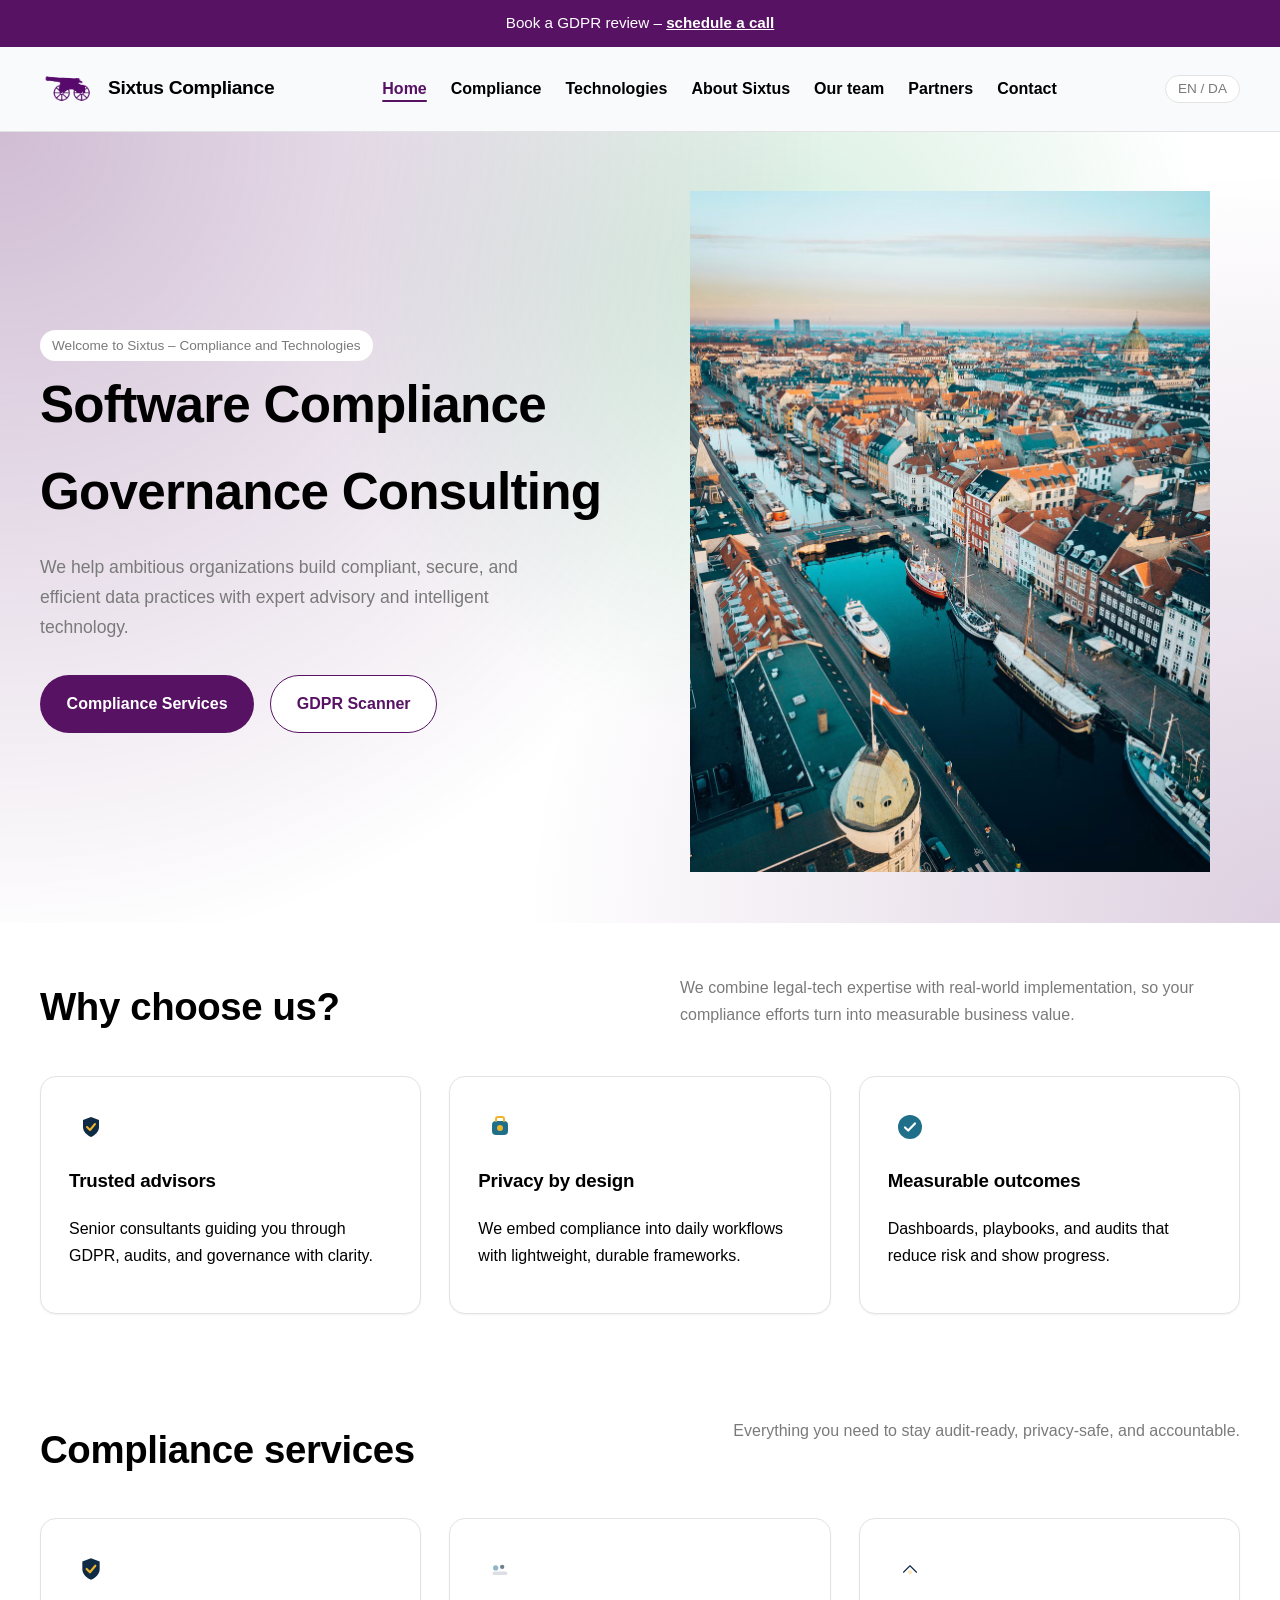
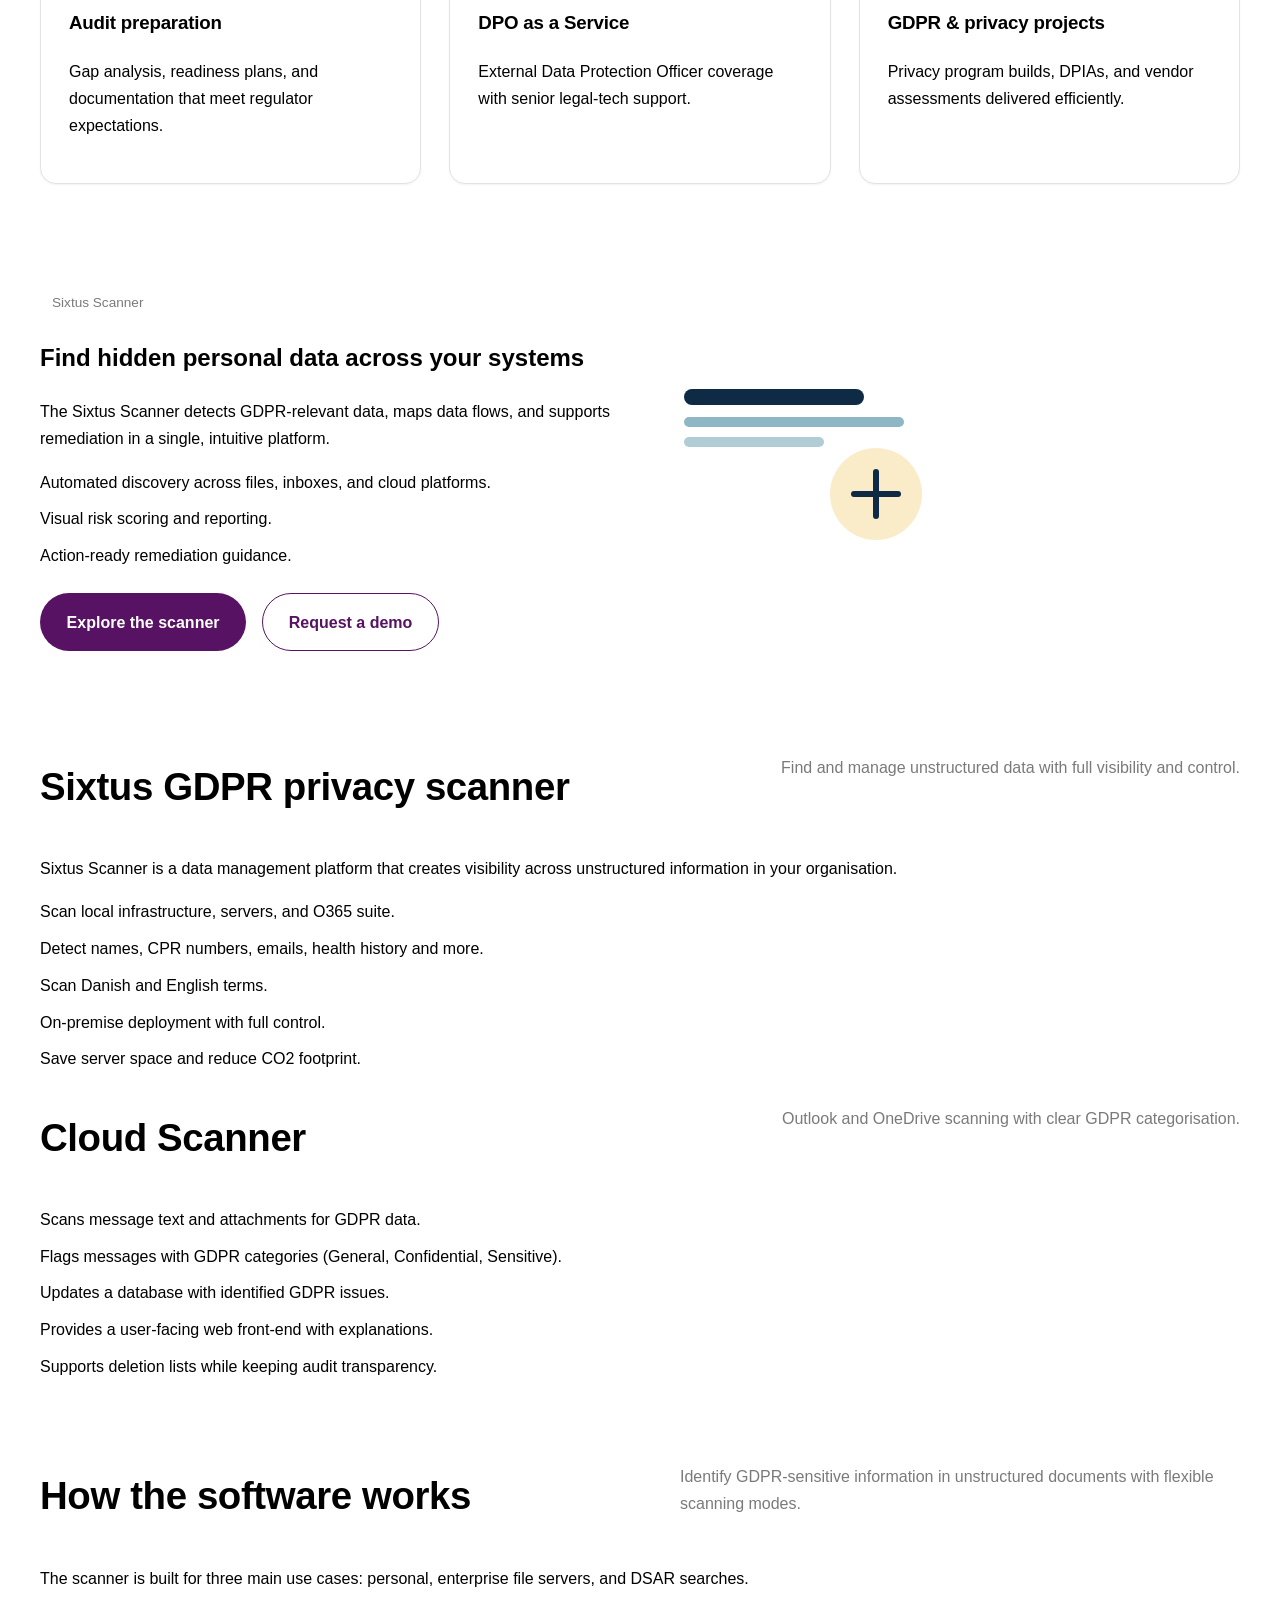
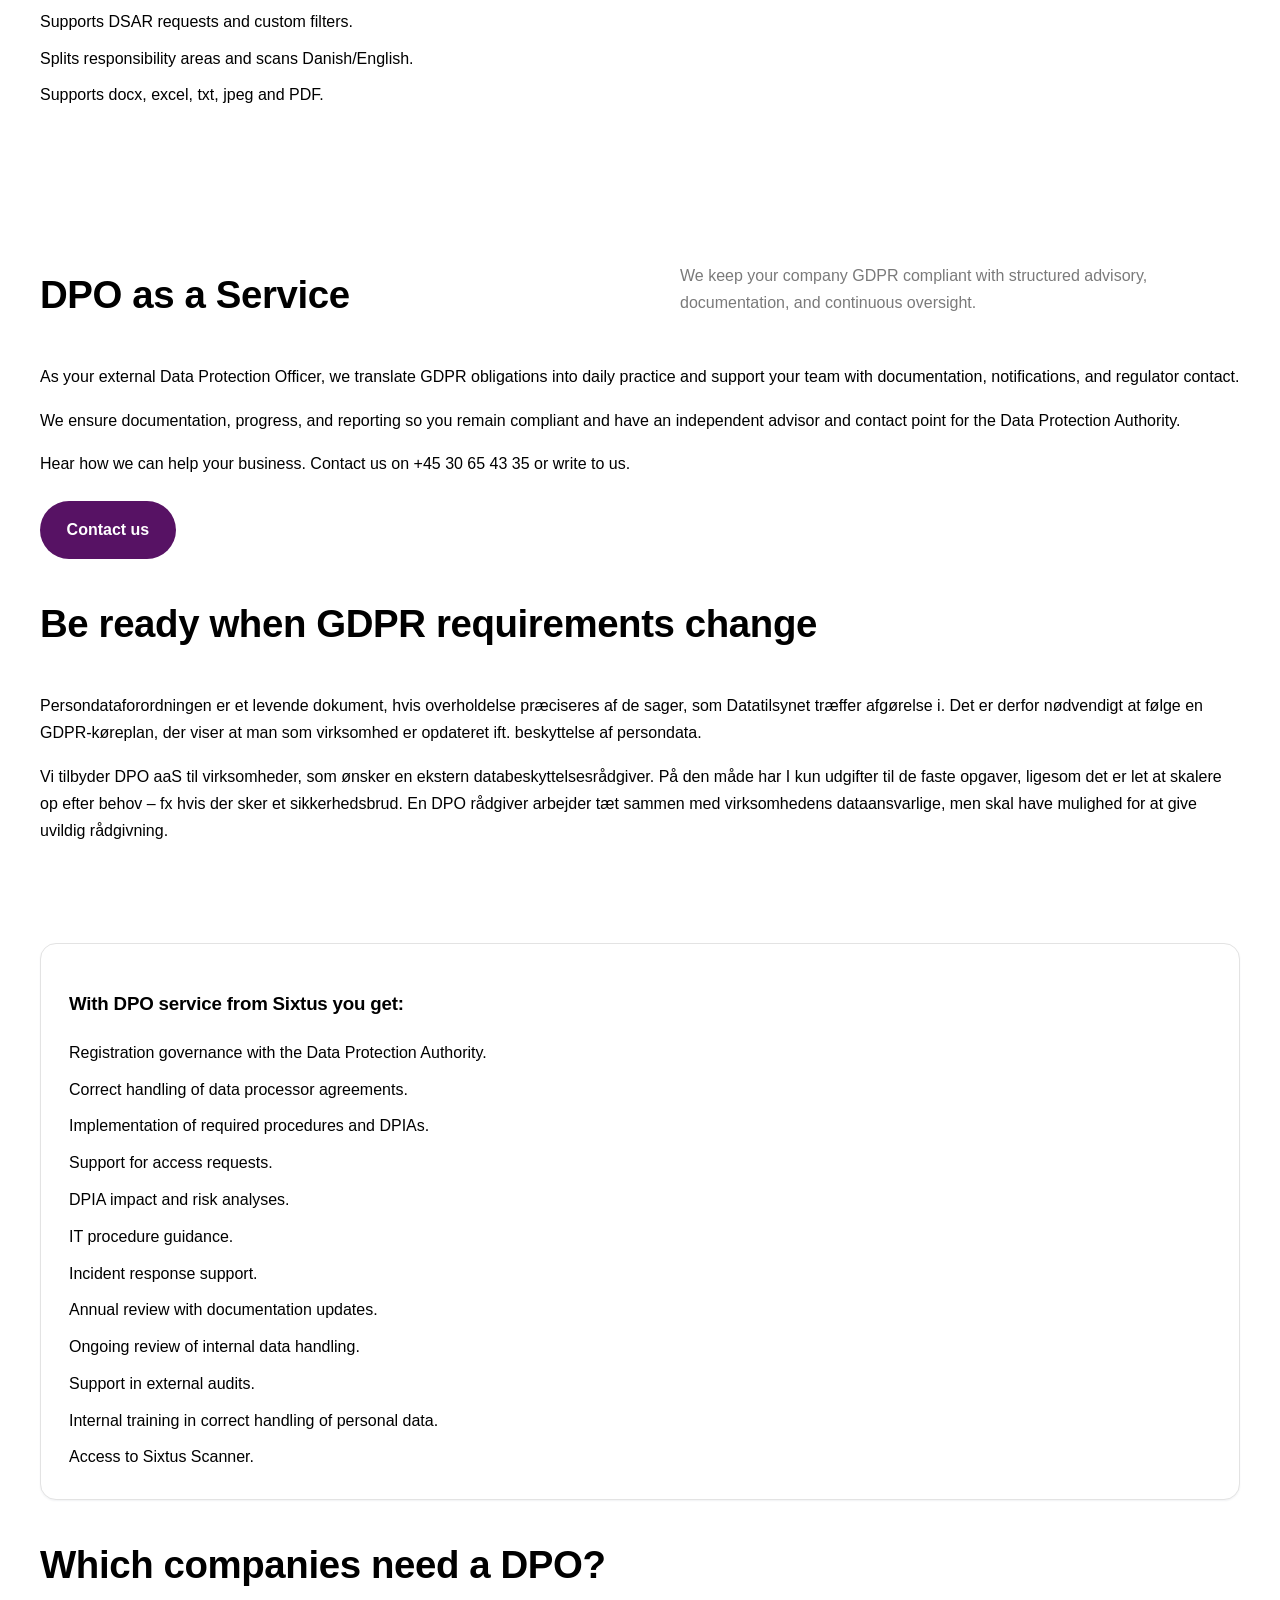
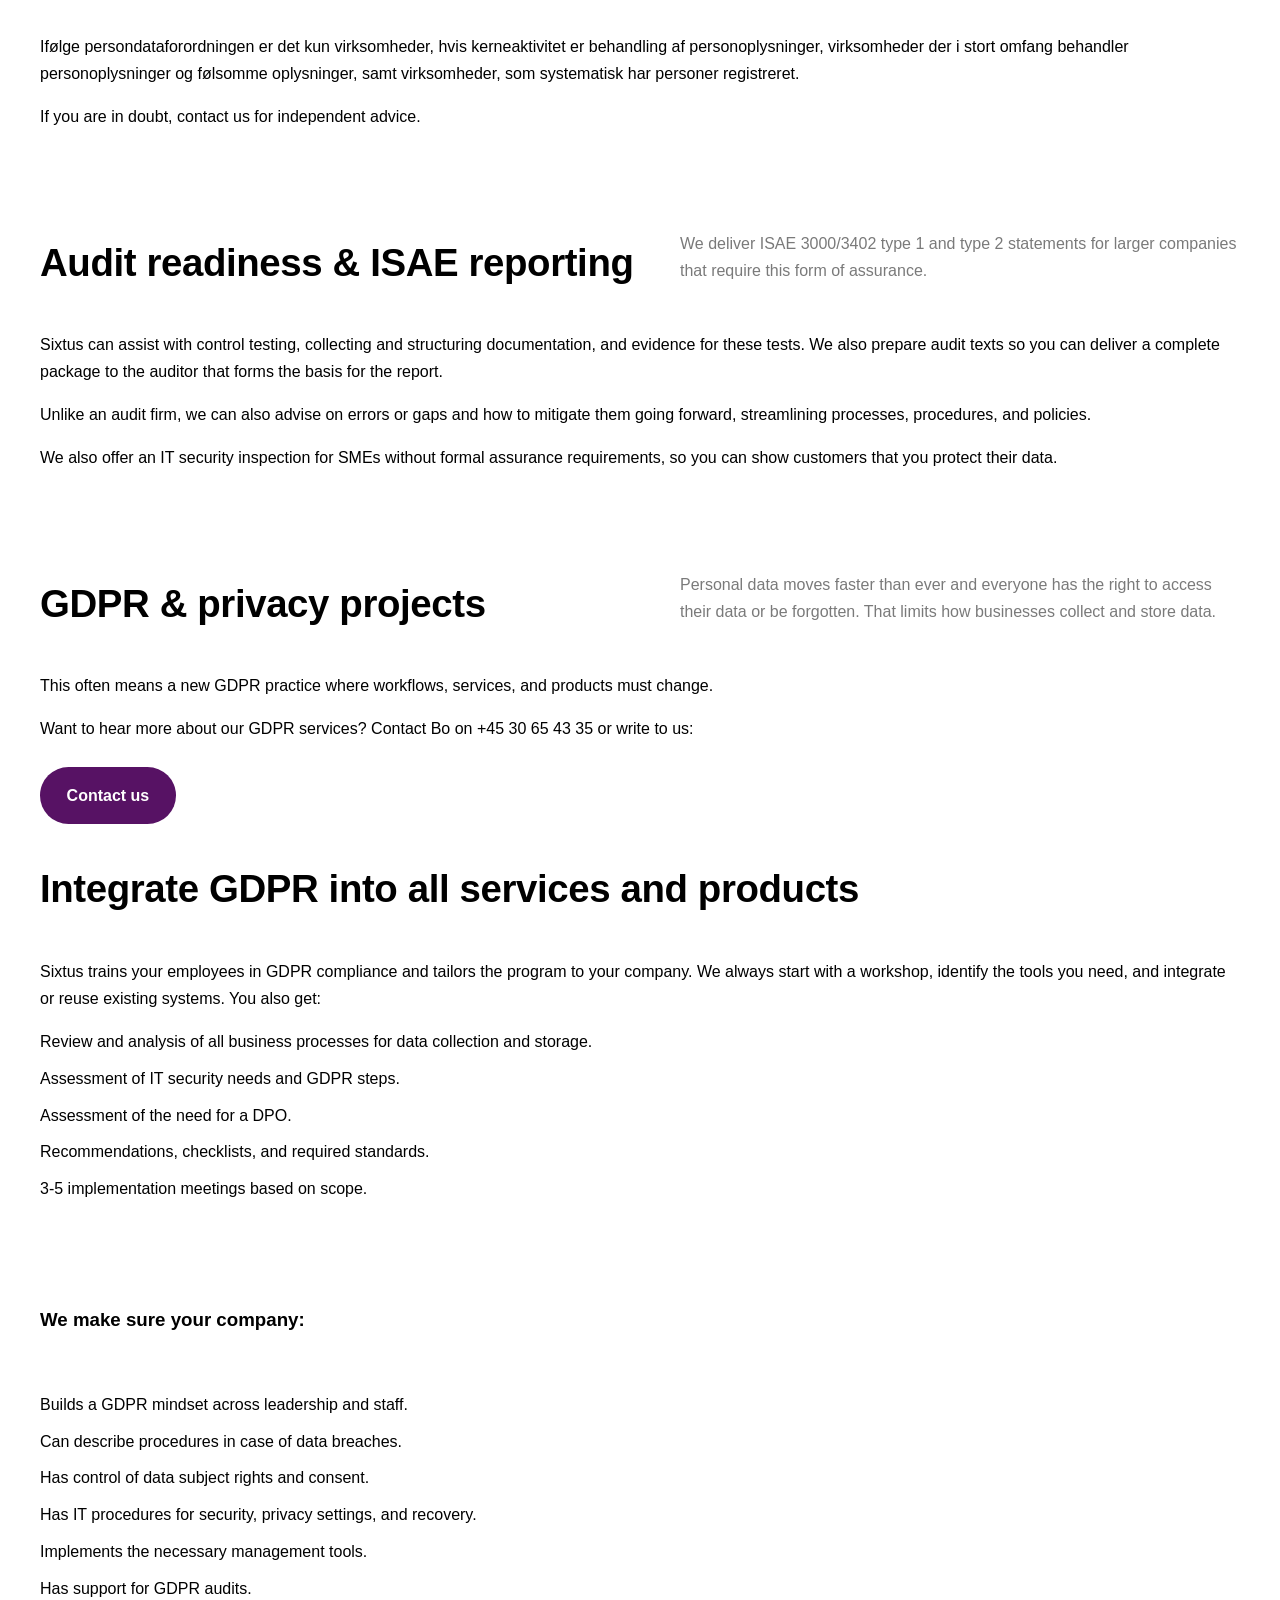
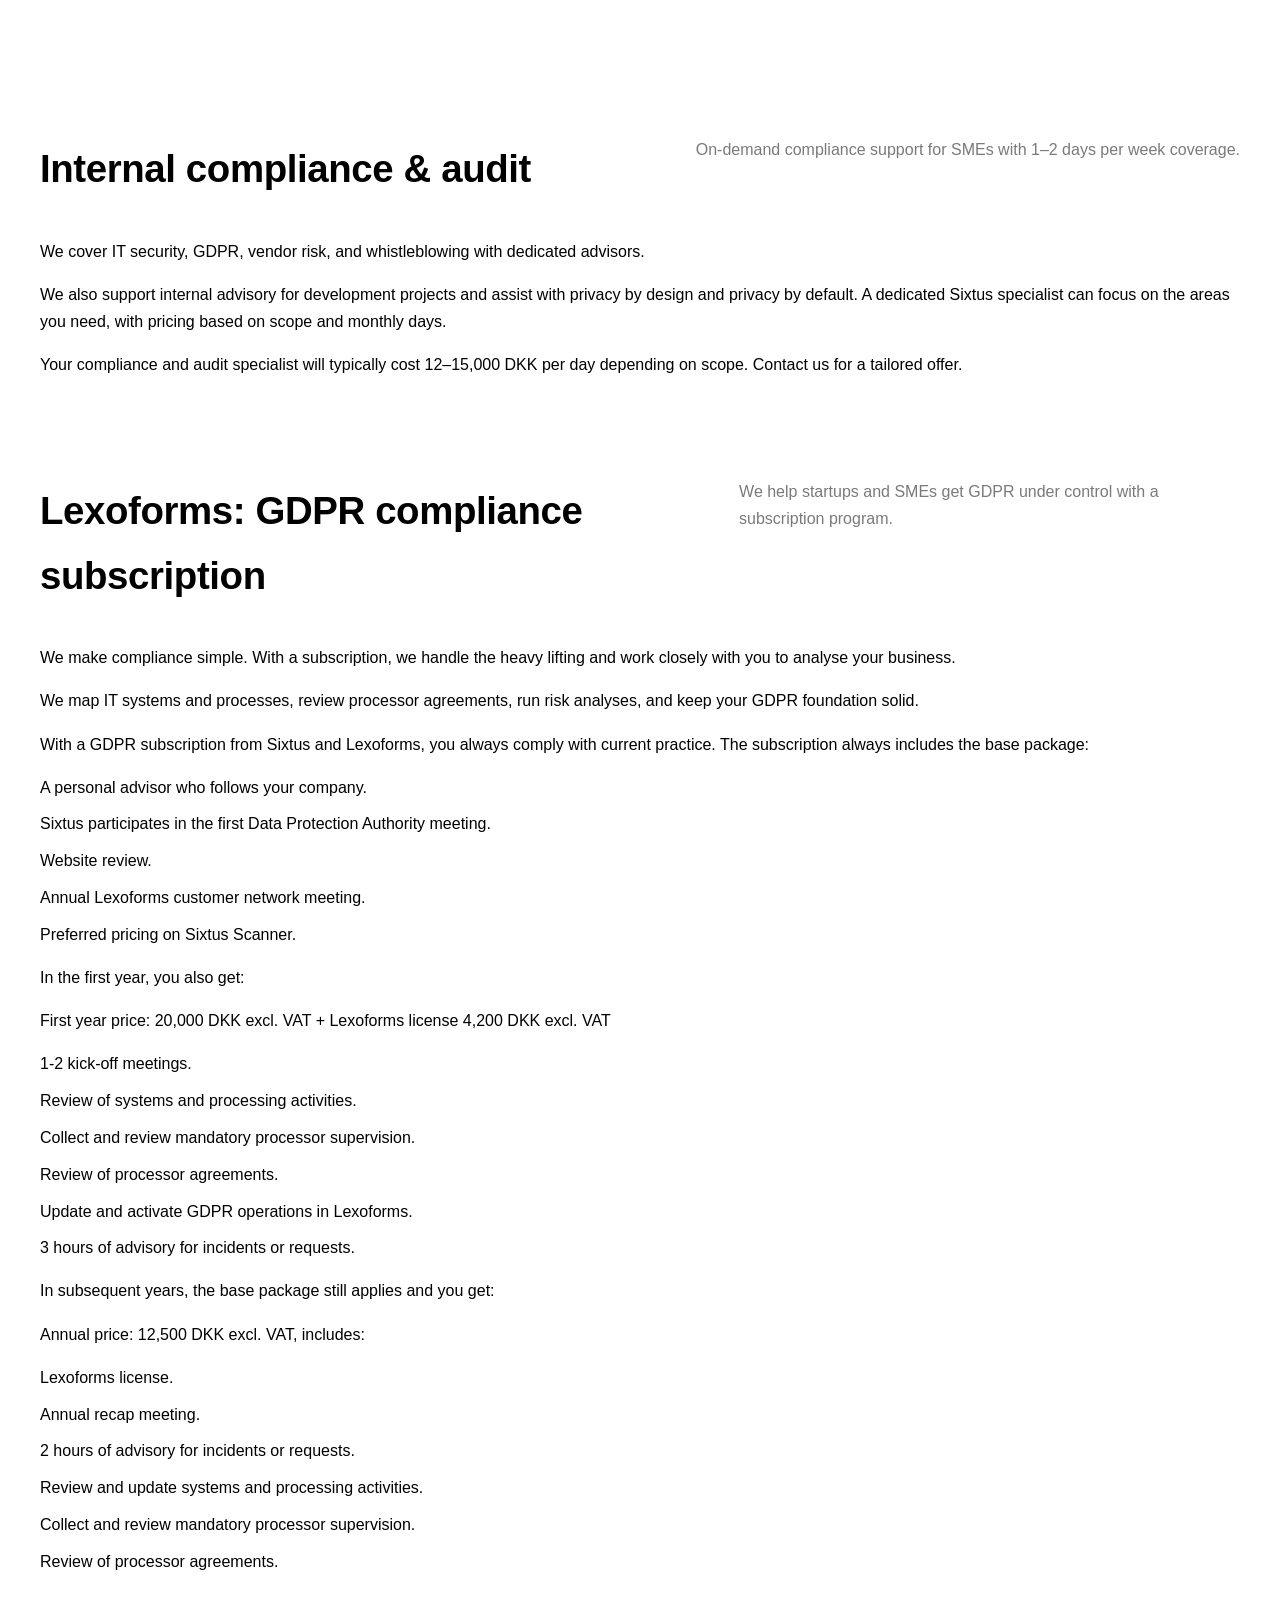
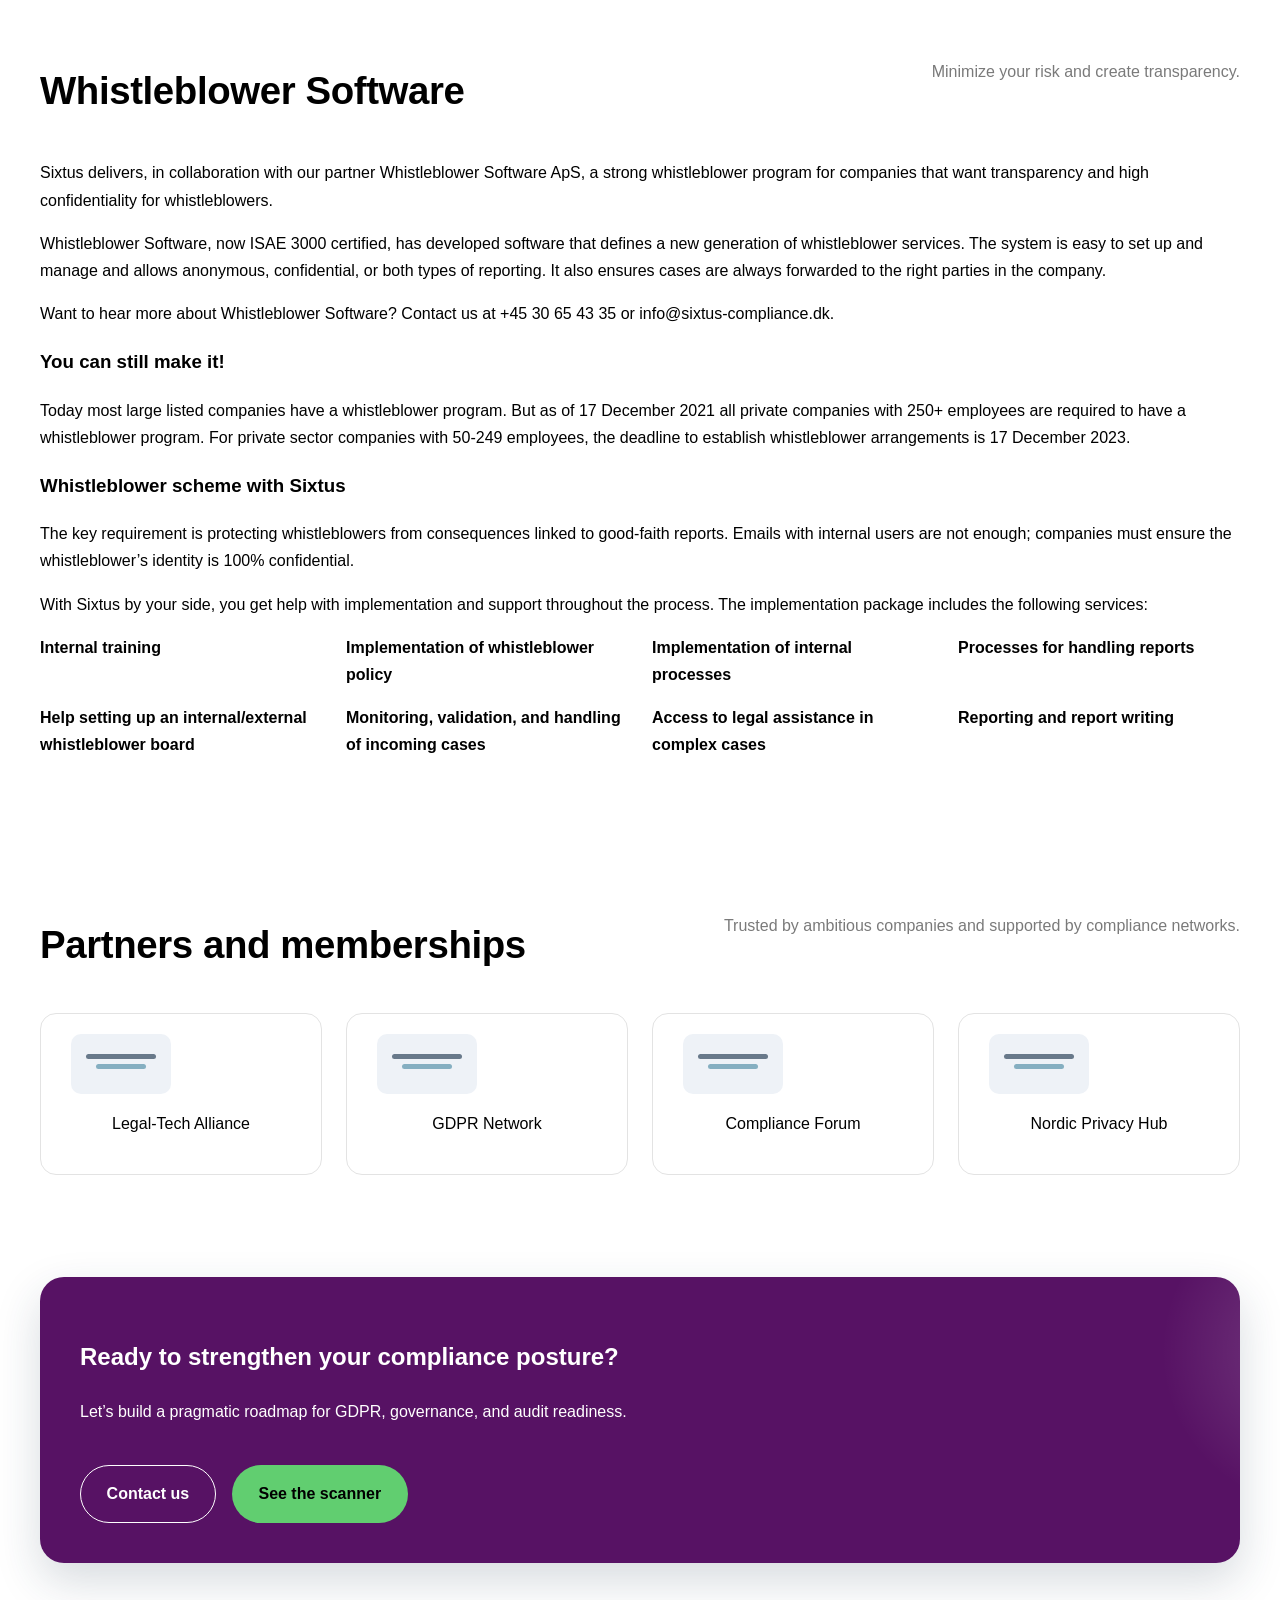
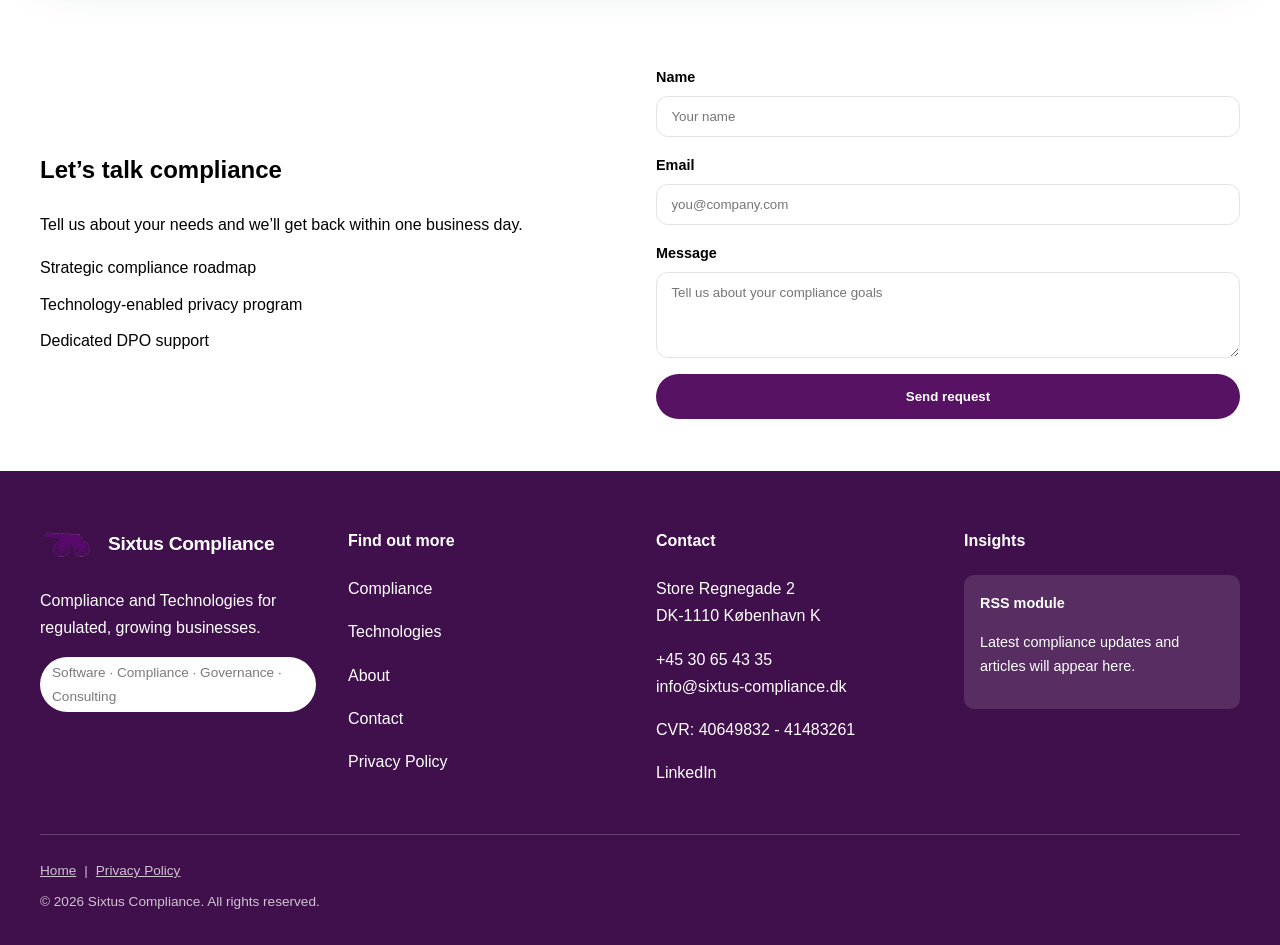
<file: index.html>
<!DOCTYPE html>
<html lang="en">
<head>
  <meta charset="UTF-8">
  <meta name="viewport" content="width=device-width, initial-scale=1.0">
  <title>Sixtus Compliance – Modern Demo</title>
  <link rel="stylesheet" href="assets/css/styles.css">
  <link rel="icon" type="image/png" href="assets/images/cannon.png">
</head>
<body>
  <!-- Skip link for keyboard navigation -->
  <a class="skip-link" href="#content">Skip to content</a>
  <!-- Top announcement banner -->
  <div class="announcement">
    Book a GDPR review – <a href="contact.html">schedule a call</a>
  </div>

  <!-- Site header with logo, primary navigation, and language toggle -->
  <header class="site-header">
    <div class="container header-inner">
      <a class="logo" href="index.html">
  <img src="assets/images/cannon.png" alt="Sixtus logo" width="288" height="186" loading="lazy">
        <span>Sixtus Compliance</span>
      </a>

      <button class="nav-toggle" aria-label="Open menu" aria-expanded="false" data-nav-toggle>Menu</button>

      <nav class="primary-nav" aria-label="Primary">
        <ul>
          <li><a href="index.html">Home</a></li>
          <li class="nav-item">
            <a href="compliance.html">Compliance</a>
            <div class="dropdown">
              <a href="compliance.html#audit">Audit preparation</a>
              <a href="compliance.html#dpo">DPO as a Service</a>
              <a href="compliance.html#gdpr">GDPR & privacy projects</a>
              <a href="compliance.html#internal">Internal compliance & audit</a>
              <a href="compliance.html#lexoforms-details">Lexoforms</a>
              <a href="compliance.html#whistleblower-details">Whistleblower Software</a>
            </div>
          </li>
          <li class="nav-item">
            <a href="technologies.html">Technologies</a>
            <div class="dropdown">
              <a href="technologies.html#scanner">Sixtus Scanner</a>
              <a href="technologies.html#how">How it works</a>
            </div>
          </li>
          <li><a href="about.html">About Sixtus</a></li>
          <li><a href="team.html">Our team</a></li>
          <li><a href="partners.html">Partners</a></li>
          <li><a href="contact.html">Contact</a></li>
        </ul>
      </nav>

      <button class="lang-toggle" type="button" aria-label="Language switcher" aria-pressed="false" data-lang-toggle>EN / DA</button>
    </div>

    <div class="container mobile-panel" data-mobile-panel>
      <a href="index.html">Home</a>
      <a href="compliance.html">Compliance</a>
      <div class="sub-links">
        <a href="compliance.html#audit">Audit preparation</a>
        <a href="compliance.html#dpo">DPO as a Service</a>
        <a href="compliance.html#gdpr">GDPR & privacy projects</a>
        <a href="compliance.html#internal">Internal compliance & audit</a>
  <a href="compliance.html#lexoforms-details">Lexoforms</a>
  <a href="compliance.html#whistleblower-details">Whistleblower Software</a>
      </div>
      <a href="technologies.html">Technologies</a>
      <a href="about.html">About Sixtus</a>
      <a href="team.html">Our team</a>
      <a href="partners.html">Partners & memberships</a>
      <a href="contact.html">Contact</a>
    </div>
  </header>

  <!-- Main page content -->
  <main id="content">
    <!-- Hero section with value proposition and CTA -->
    <section class="hero">
      <div class="container hero-grid">
        <div>
          <div class="badge" data-lang-en="Welcome to Sixtus – Compliance and Technologies" data-lang-da="Velkommen til Sixtus – Compliance og Teknologi">Welcome to Sixtus – Compliance and Technologies</div>
          <h1 data-lang-en="Software Compliance Governance Consulting" data-lang-da="Software Compliance Governance Consulting">Software Compliance Governance Consulting</h1>
          <p data-lang-en="We help ambitious organizations build compliant, secure, and efficient data practices with expert advisory and intelligent technology." data-lang-da="Vi hjælper ambitiøse organisationer med at opbygge compliant, sikre og effektive datapraksisser med rådgivning og intelligent teknologi.">We help ambitious organizations build compliant, secure, and efficient data practices with expert advisory and intelligent technology.</p>
          <div class="button-group">
            <a class="btn btn-primary" href="compliance.html" data-lang-en="Compliance Services" data-lang-da="Compliance-ydelser">Compliance Services</a>
            <a class="btn btn-secondary" href="technologies.html" data-lang-en="GDPR Scanner" data-lang-da="GDPR Scanner">GDPR Scanner</a>
          </div>
        </div>
        <div>
          <img src="assets/images/hero-illustration.jpg" alt="Compliance and technology illustration" loading="lazy">
        </div>
      </div>
    </section>

  <!-- Why choose us (value pillars) -->
  <section class="section">
      <div class="container">
        <div class="section-header">
          <h2 data-lang-en="Why choose us?" data-lang-da="Hvorfor vælge os?">Why choose us?</h2>
          <p data-lang-en="We combine legal-tech expertise with real-world implementation, so your compliance efforts turn into measurable business value." data-lang-da="Vi kombinerer legal-tech ekspertise med praktisk implementering, så compliance skaber målbar forretningsværdi.">We combine legal-tech expertise with real-world implementation, so your compliance efforts turn into measurable business value.</p>
        </div>
        <div class="grid grid-3">
          <div class="card">
            <div class="icon-pill">
              <img src="assets/images/icon-shield.svg" alt="Security" width="24" height="24" loading="lazy">
            </div>
            <h3 data-lang-en="Trusted advisors" data-lang-da="Betroede rådgivere">Trusted advisors</h3>
            <p data-lang-en="Senior consultants guiding you through GDPR, audits, and governance with clarity." data-lang-da="Senior-konsulenter guider jer gennem GDPR, audits og governance med klarhed.">Senior consultants guiding you through GDPR, audits, and governance with clarity.</p>
          </div>
          <div class="card">
            <div class="icon-pill">
              <img src="assets/images/icon-privacy.svg" alt="Privacy" width="24" height="24" loading="lazy">
            </div>
            <h3 data-lang-en="Privacy by design" data-lang-da="Privacy by design">Privacy by design</h3>
            <p data-lang-en="We embed compliance into daily workflows with lightweight, durable frameworks." data-lang-da="Vi integrerer compliance i daglige arbejdsgange med lette og holdbare rammer.">We embed compliance into daily workflows with lightweight, durable frameworks.</p>
          </div>
          <div class="card">
            <div class="icon-pill">
              <img src="assets/images/icon-check.svg" alt="Verified" width="24" height="24" loading="lazy">
            </div>
            <h3 data-lang-en="Measurable outcomes" data-lang-da="Målbare resultater">Measurable outcomes</h3>
            <p data-lang-en="Dashboards, playbooks, and audits that reduce risk and show progress." data-lang-da="Dashboards, playbooks og audits der reducerer risiko og viser fremdrift.">Dashboards, playbooks, and audits that reduce risk and show progress.</p>
          </div>
        </div>
      </div>
    </section>

  <!-- Compliance services overview -->
  <section class="section" id="services">
      <div class="container">
        <div class="section-header">
          <h2 data-lang-en="Compliance services" data-lang-da="Compliance-ydelser">Compliance services</h2>
          <p data-lang-en="Everything you need to stay audit-ready, privacy-safe, and accountable." data-lang-da="Alt du behøver for at være audit-klar, privacy-sikker og ansvarlig.">Everything you need to stay audit-ready, privacy-safe, and accountable.</p>
        </div>
        <div class="grid grid-3">
          <div class="card" id="audit">
            <div class="icon-pill">
              <img src="assets/images/icon-shield.svg" alt="Audit preparation" width="26" height="26" loading="lazy">
            </div>
            <h3 data-lang-en="Audit preparation" data-lang-da="Audit-forberedelse">Audit preparation</h3>
            <p data-lang-en="Gap analysis, readiness plans, and documentation that meet regulator expectations." data-lang-da="Gap-analyse, readiness-planer og dokumentation der matcher regulatoriske krav.">Gap analysis, readiness plans, and documentation that meet regulator expectations.</p>
          </div>
          <div class="card" id="dpo">
            <div class="icon-pill">
              <img src="assets/images/team.svg" alt="DPO" width="26" height="26" loading="lazy">
            </div>
            <h3 data-lang-en="DPO as a Service" data-lang-da="DPO som en service">DPO as a Service</h3>
            <p data-lang-en="External Data Protection Officer coverage with senior legal-tech support." data-lang-da="Ekstern DPO-dækning med senior legal-tech support.">External Data Protection Officer coverage with senior legal-tech support.</p>
          </div>
          <div class="card" id="gdpr">
            <div class="icon-pill">
              <img src="assets/images/governance.svg" alt="GDPR projects" width="26" height="26" loading="lazy">
            </div>
            <h3 data-lang-en="GDPR & privacy projects" data-lang-da="GDPR- og privacy-projekter">GDPR & privacy projects</h3>
            <p data-lang-en="Privacy program builds, DPIAs, and vendor assessments delivered efficiently." data-lang-da="Privacy-programmer, DPIA'er og leverandørvurderinger leveret effektivt.">Privacy program builds, DPIAs, and vendor assessments delivered efficiently.</p>
          </div>
        </div>
      </div>
    </section>

  <!-- Scanner highlight block -->
  <section class="section" id="scanner">
      <div class="container split">
        <div>
          <div class="badge" data-lang-en="Sixtus Scanner" data-lang-da="Sixtus Scanner">Sixtus Scanner</div>
          <h2 data-lang-en="Find hidden personal data across your systems" data-lang-da="Find skjulte persondata på tværs af jeres systemer">Find hidden personal data across your systems</h2>
          <p data-lang-en="The Sixtus Scanner detects GDPR-relevant data, maps data flows, and supports remediation in a single, intuitive platform." data-lang-da="Sixtus Scanner identificerer GDPR-relevante data, kortlægger dataflow og understøtter remediation i én intuitiv platform.">The Sixtus Scanner detects GDPR-relevant data, maps data flows, and supports remediation in a single, intuitive platform.</p>
          <ul class="icon-list">
            <li data-lang-en="Automated discovery across files, inboxes, and cloud platforms." data-lang-da="Automatiseret discovery på tværs af filer, indbakker og cloud-platforme."><img src="assets/images/icon-check.svg" alt="" width="20" height="20" loading="lazy"> Automated discovery across files, inboxes, and cloud platforms.</li>
            <li data-lang-en="Visual risk scoring and reporting." data-lang-da="Visuel risikoscore og rapportering."><img src="assets/images/icon-check.svg" alt="" width="20" height="20" loading="lazy"> Visual risk scoring and reporting.</li>
            <li data-lang-en="Action-ready remediation guidance." data-lang-da="Handlingsklar remediation-guidance."><img src="assets/images/icon-check.svg" alt="" width="20" height="20" loading="lazy"> Action-ready remediation guidance.</li>
          </ul>
          <div class="button-group button-group--spaced">
            <a class="btn btn-primary" href="technologies.html" data-lang-en="Explore the scanner" data-lang-da="Udforsk scanneren">Explore the scanner</a>
            <a class="btn btn-secondary" href="contact.html" data-lang-en="Request a demo" data-lang-da="Book en demo">Request a demo</a>
          </div>
        </div>
        <div>
          <img src="assets/images/scanner.svg" alt="Sixtus Scanner interface" loading="lazy">
        </div>
      </div>
    </section>

  <!-- Scanner feature details and sub-sections -->
  <section class="section" id="scanner-details">
      <div class="container">
        <div class="section-header">
          <h2 data-lang-en="Sixtus GDPR privacy scanner" data-lang-da="Sixtus GDPR privacy scanner">Sixtus GDPR privacy scanner</h2>
          <p data-lang-en="Find and manage unstructured data with full visibility and control." data-lang-da="Find og håndter jeres ustrukturerede data">Find og håndter jeres ustrukturerede data</p>
        </div>
        <p data-lang-en="Sixtus Scanner is a data management platform that creates visibility across unstructured information in your organisation." data-lang-da="Sixtus Scanner er et unikt data management software, der skaber overblik over ustruktureret data i din virksomhed.">Sixtus Scanner er et unikt data management software, der skaber overblik over ustruktureret data i din virksomhed.</p>
        <ul class="icon-list">
          <li data-lang-en="Scan local infrastructure, servers, and O365 suite." data-lang-da="Scan lokal infrastruktur, servere og O365 Suite"><img src="assets/images/icon-check.svg" alt="" width="20" height="20" loading="lazy"> Scan lokal infrastruktur, servere og O365 Suite</li>
          <li data-lang-en="Detect names, CPR numbers, emails, health history and more." data-lang-da="Scan efter fx navne, CPR-numre, e-mails, sygdomshistorik mv."><img src="assets/images/icon-check.svg" alt="" width="20" height="20" loading="lazy"> Scan efter fx navne, CPR-numre, e-mails, sygdomshistorik mv.</li>
          <li data-lang-en="Scan Danish and English terms." data-lang-da="Scan efter danske og engelske termer"><img src="assets/images/icon-check.svg" alt="" width="20" height="20" loading="lazy"> Scan efter danske og engelske termer</li>
          <li data-lang-en="On-premise deployment with full control." data-lang-da="Få en on-premise løsning og fuld kontrol"><img src="assets/images/icon-check.svg" alt="" width="20" height="20" loading="lazy"> Få en on-premise løsning og fuld kontrol</li>
          <li data-lang-en="Save server space and reduce CO2 footprint." data-lang-da="Spar serverplads og reducerer jeres CO2-udledning"><img src="assets/images/icon-check.svg" alt="" width="20" height="20" loading="lazy"> Spar serverplads og reducerer jeres CO2-udledning</li>
        </ul>

        <div class="section section-spaced" id="cloud-scanner">
          <div class="section-header">
            <h2 data-lang-en="Cloud Scanner" data-lang-da="Cloud Scanner">Cloud Scanner</h2>
            <p data-lang-en="Outlook and OneDrive scanning with clear GDPR categorisation." data-lang-da="Cloud Scanneren læser alle meddelelser i Outlook og dokumenter i OneDrive.">Cloud Scanneren læser alle meddelelser i Outlook og dokumenter i OneDrive.</p>
          </div>
          <ul class="icon-list">
            <li data-lang-en="Scans message text and attachments for GDPR data." data-lang-da="Læser og scanner meddelelsesteksten og vedhæftede filer for GDPR-oplysninger"><img src="assets/images/icon-check.svg" alt="" width="20" height="20" loading="lazy"> Læser og scanner meddelelsesteksten og vedhæftede filer for GDPR-oplysninger</li>
            <li data-lang-en="Flags messages with GDPR categories (General, Confidential, Sensitive)." data-lang-da="Hvis en meddelelse indeholder GDPR-oplysninger, markeres meddelelsen med en synlig kategori"><img src="assets/images/icon-check.svg" alt="" width="20" height="20" loading="lazy"> Hvis en meddelelse indeholder GDPR-oplysninger, markeres meddelelsen med en synlig kategori</li>
            <li data-lang-en="Updates a database with identified GDPR issues." data-lang-da="Opdaterer en database med de identificerede GDPR-problemer"><img src="assets/images/icon-check.svg" alt="" width="20" height="20" loading="lazy"> Opdaterer en database med de identificerede GDPR-problemer</li>
            <li data-lang-en="Provides a user-facing web front-end with explanations." data-lang-da="Tilbyder brugertilgængelig webfront-end med en detaljeret forklaring af alle GDPR-problemer"><img src="assets/images/icon-check.svg" alt="" width="20" height="20" loading="lazy"> Tilbyder brugertilgængelig webfront-end med en detaljeret forklaring af alle GDPR-problemer</li>
            <li data-lang-en="Supports deletion lists while keeping audit transparency." data-lang-da="Scanneren sletter ikke automatisk nogen beskeder eller filer, men giver mulighed for slettelister"><img src="assets/images/icon-check.svg" alt="" width="20" height="20" loading="lazy"> Scanneren sletter ikke automatisk nogen beskeder eller filer, men giver mulighed for slettelister</li>
          </ul>
        </div>

        <div class="section section-spaced" id="scanner-how">
          <div class="section-header">
            <h2 data-lang-en="How the software works" data-lang-da="Sådan fungerer softwaren">Sådan fungerer softwaren</h2>
            <p data-lang-en="Identify GDPR-sensitive information in unstructured documents with flexible scanning modes." data-lang-da="Få hjælp til at identificere GDPR følsomme oplysninger i ustrukturerede dokumenter">Få hjælp til at identificere GDPR følsomme oplysninger i ustrukturerede dokumenter</p>
          </div>
          <p data-lang-en="The scanner is built for three main use cases: personal, enterprise file servers, and DSAR searches." data-lang-da="Scanneren er udviklet til tre hovedformål: en personlig version til privat brug, en version til virksomhedsbrug og en DSAR version.">Scanneren er udviklet til tre hovedformål: en personlig version til privat brug, en version til virksomhedsbrug fx filservere og ekstern scanning af medarbejder-pc’er og en DSAR version.</p>
          <ul class="icon-list">
            <li data-lang-en="Supports DSAR requests and custom filters." data-lang-da="Data Subject Access Requests (DSAR) og opsætning af egne filtre"><img src="assets/images/icon-check.svg" alt="" width="20" height="20" loading="lazy"> Data Subject Access Requests (DSAR)</li>
            <li data-lang-en="Splits responsibility areas and scans Danish/English." data-lang-da="Opdeling af ansvarsområder og scanning på dansk og/eller engelsk"><img src="assets/images/icon-check.svg" alt="" width="20" height="20" loading="lazy"> Opdeling af ansvarsområder</li>
            <li data-lang-en="Supports docx, excel, txt, jpeg and PDF." data-lang-da="Scanning filtyper: docx, excel, txt, jpeg og PDF"><img src="assets/images/icon-check.svg" alt="" width="20" height="20" loading="lazy"> Scanning filtyper: docx, excel, txt, jpeg og PDF</li>
          </ul>
        </div>
      </div>
    </section>

  <!-- DPO service deep-dive -->
  <section class="section" id="compliance-details">
      <div class="container">
        <div class="section-header">
          <h2 data-lang-en="DPO as a Service" data-lang-da="DPO as a Service">DPO as a Service</h2>
          <p data-lang-en="We keep your company GDPR compliant with structured advisory, documentation, and continuous oversight." data-lang-da="Vi holder din virksomhed GDPR compliant">Vi holder din virksomhed GDPR compliant</p>
        </div>
        <p data-lang-en="As your external Data Protection Officer, we translate GDPR obligations into daily practice and support your team with documentation, notifications, and regulator contact." data-lang-da="Som ekstern databeskyttelsesrådgiver (DPO), gør vi det nemmere for din virksomhed at leve op til de gældende GDPR krav og omsætte reglerne for databeskyttelse til praksis.">Som ekstern databeskyttelsesrådgiver (DPO), gør vi det nemmere for din virksomhed at leve op til de gældende GDPR krav og omsætte reglerne for databeskyttelse til praksis.</p>
        <p data-lang-en="We ensure documentation, progress, and reporting so you remain compliant and have an independent advisor and contact point for the Data Protection Authority." data-lang-da="Vi sørger for dokumentation, fremdrift og underretninger, så I løbende overholder persondataforordningen. Vi fungerer også som uvildig rådgiver og kontaktperson til Datatilsynet.">Vi sørger for dokumentation, fremdrift og underretninger, så I løbende overholder persondataforordningen. Vi fungerer også som uvildig rådgiver og kontaktperson til Datatilsynet.</p>
        <p data-lang-en="Hear how we can help your business. Contact us on +45 30 65 43 35 or write to us." data-lang-da="Hør hvordan vi kan hjælpe din virksomhed. Kontakt os på +45 30 65 43 35 eller skriv til os:">Hør hvordan vi kan hjælpe din virksomhed. Kontakt os på +45 30 65 43 35 eller skriv til os:</p>
        <div class="button-group button-group--spaced">
          <a class="btn btn-primary" href="contact.html" data-lang-en="Contact us" data-lang-da="Kontakt os">Kontakt os</a>
        </div>

        <div class="section section-spaced">
          <div class="section-header">
            <h2 data-lang-en="Be ready when GDPR requirements change" data-lang-da="Vær klar når GDPR-kravene opdateres">Vær klar når GDPR-kravene opdateres</h2>
          </div>
          <p data-lang-en="Persondataforordningen er et levende dokument, hvis overholdelse præciseres af de sager, som Datatilsynet træffer afgørelse i. Det er derfor nødvendigt at følge en GDPR-køreplan, der viser at man som virksomhed er opdateret ift. beskyttelse af persondata." data-lang-da="Persondataforordningen er et levende dokument, hvis overholdelse præciseres af de sager, som Datatilsynet træffer afgørelse i. Det er derfor nødvendigt at følge en GDPR-køreplan, der viser at man som virksomhed er opdateret ift. beskyttelse af persondata.">Persondataforordningen er et levende dokument, hvis overholdelse præciseres af de sager, som Datatilsynet træffer afgørelse i. Det er derfor nødvendigt at følge en GDPR-køreplan, der viser at man som virksomhed er opdateret ift. beskyttelse af persondata.</p>
          <p data-lang-en="Vi tilbyder DPO aaS til virksomheder, som ønsker en ekstern databeskyttelsesrådgiver. På den måde har I kun udgifter til de faste opgaver, ligesom det er let at skalere op efter behov – fx hvis der sker et sikkerhedsbrud. En DPO rådgiver arbejder tæt sammen med virksomhedens dataansvarlige, men skal have mulighed for at give uvildig rådgivning." data-lang-da="Vi tilbyder DPO aaS til virksomheder, som ønsker en ekstern databeskyttelsesrådgiver. På den måde har I kun udgifter til de faste opgaver, ligesom det er let at skalere op efter behov – fx hvis der sker et sikkerhedsbrud. En DPO rådgiver arbejder tæt sammen med virksomhedens dataansvarlige, men skal have mulighed for at give uvildig rådgivning.">Vi tilbyder DPO aaS til virksomheder, som ønsker en ekstern databeskyttelsesrådgiver. På den måde har I kun udgifter til de faste opgaver, ligesom det er let at skalere op efter behov – fx hvis der sker et sikkerhedsbrud. En DPO rådgiver arbejder tæt sammen med virksomhedens dataansvarlige, men skal have mulighed for at give uvildig rådgivning.</p>
        </div>

        <div class="card card-spaced">
          <h3 data-lang-en="With DPO service from Sixtus you get:" data-lang-da="Med DPO service fra Sixtus får din virksomhed:">Med DPO service fra Sixtus får din virksomhed:</h3>
          <ul class="icon-list">
            <li data-lang-en="Registration governance with the Data Protection Authority." data-lang-da="Styr på alle registreringer hos Datatilsynet"><img src="assets/images/icon-check.svg" alt="" width="20" height="20" loading="lazy"> Styr på alle registreringer hos Datatilsynet</li>
            <li data-lang-en="Correct handling of data processor agreements." data-lang-da="Korrekt håndtering af databehandleraftaler"><img src="assets/images/icon-check.svg" alt="" width="20" height="20" loading="lazy"> Korrekt håndtering af databehandleraftaler</li>
            <li data-lang-en="Implementation of required procedures and DPIAs." data-lang-da="Implementering af alle nødvendige procedurer og DPIAs"><img src="assets/images/icon-check.svg" alt="" width="20" height="20" loading="lazy"> Implementering af alle nødvendige procedurer</li>
            <li data-lang-en="Support for access requests." data-lang-da="Assistance ifbm. indsigtsanmodninger"><img src="assets/images/icon-check.svg" alt="" width="20" height="20" loading="lazy"> Assistance ifbm. indsigtsanmodninger</li>
            <li data-lang-en="DPIA impact and risk analyses." data-lang-da="Konsekvens- og risikoanalyser (DPIAs)"><img src="assets/images/icon-check.svg" alt="" width="20" height="20" loading="lazy"> Konsekvens- og risikoanalyser (DPIAs)</li>
            <li data-lang-en="IT procedure guidance." data-lang-da="Rådgivning om IT-procedurer ift. GDPR compliance"><img src="assets/images/icon-check.svg" alt="" width="20" height="20" loading="lazy"> Rådgivning om IT-procedurer ift. GDPR compliance</li>
            <li data-lang-en="Incident response support." data-lang-da="Akut support i tilfælde af databrud"><img src="assets/images/icon-check.svg" alt="" width="20" height="20" loading="lazy"> Akut support i tilfælde af databrud</li>
            <li data-lang-en="Annual review with documentation updates." data-lang-da="Årligt eftersyn med opdatering af al dokumentation"><img src="assets/images/icon-check.svg" alt="" width="20" height="20" loading="lazy"> Årligt eftersyn med opdatering af al dokumentation</li>
            <li data-lang-en="Ongoing review of internal data handling." data-lang-da="Løbende revision af den interne datahåndtering og dokumentation"><img src="assets/images/icon-check.svg" alt="" width="20" height="20" loading="lazy"> Løbende revision af den interne datahåndtering og dokumentation</li>
            <li data-lang-en="Support in external audits." data-lang-da="Support og rådgivning i tilfælde af ekstern audit"><img src="assets/images/icon-check.svg" alt="" width="20" height="20" loading="lazy"> Support og rådgivning i tilfælde af ekstern audit</li>
            <li data-lang-en="Internal training in correct handling of personal data." data-lang-da="Intern uddannelse i korrekt håndtering af persondata"><img src="assets/images/icon-check.svg" alt="" width="20" height="20" loading="lazy"> Intern uddannelse i korrekt håndtering af persondata</li>
            <li data-lang-en="Access to Sixtus Scanner." data-lang-da="Adgang til Sixtus Scanner"><img src="assets/images/icon-check.svg" alt="" width="20" height="20" loading="lazy"> Adgang til Sixtus Scanner</li>
          </ul>
        </div>

        <div class="section section-spaced">
          <div class="section-header">
            <h2 data-lang-en="Which companies need a DPO?" data-lang-da="Hvilke virksomheder skal have en DPO?">Hvilke virksomheder skal have en DPO?</h2>
          </div>
          <p data-lang-en="Ifølge persondataforordningen er det kun virksomheder, hvis kerneaktivitet er behandling af personoplysninger, virksomheder der i stort omfang behandler personoplysninger og følsomme oplysninger, samt virksomheder, som systematisk har personer registreret." data-lang-da="Ifølge persondataforordningen er det kun virksomheder, hvis kerneaktivitet er behandling af personoplysninger, virksomheder der i stort omfang behandler personoplysninger og følsomme oplysninger, samt virksomheder, som systematisk har personer registreret.">Ifølge persondataforordningen er det kun virksomheder, hvis kerneaktivitet er behandling af personoplysninger, virksomheder der i stort omfang behandler personoplysninger og følsomme oplysninger, samt virksomheder, som systematisk har personer registreret.</p>
          <p data-lang-en="If you are in doubt, contact us for independent advice." data-lang-da="Hvis du er i tvivl om din virksomhed skal have en DPO, så er du velkommen til at kontakte os for uvildig rådgivning.">Hvis du er i tvivl om din virksomhed skal have en DPO, så er du velkommen til at kontakte os for uvildig rådgivning.</p>
        </div>

  <div class="section section-spaced">
          <div class="section-header">
            <h2 data-lang-en="Audit readiness & ISAE reporting" data-lang-da="Erklæringsklargøring">Erklæringsklargøring</h2>
            <p data-lang-en="We deliver ISAE 3000/3402 type 1 and type 2 statements for larger companies that require this form of assurance." data-lang-da="Vi tilbyder en ISAE 3000/3402 type 1 og type 2 til større virksomheder, der har krav om denne form for revision i deres databehandleraftaler.">Vi tilbyder en ISAE 3000/3402 type 1 og type 2 til større virksomheder, der har krav om denne form for revision i deres databehandleraftaler.</p>
          </div>
          <p data-lang-en="Sixtus can assist with control testing, collecting and structuring documentation, and evidence for these tests. We also prepare audit texts so you can deliver a complete package to the auditor that forms the basis for the report." data-lang-da="Sixtus kan assistere med klargøring til kontroltests, hjælpe med indsamling og strukturering af dokumentation og bevisførelse ift. disse tests. Derudover kan vi assistere med klargøring af revisionstekster, således at I kan levere en samlet pakke til revisoren, som skal danne grundlag for rapporten.">Sixtus kan assistere med klargøring til kontroltests, hjælpe med indsamling og strukturering af dokumentation og bevisførelse ift. disse tests. Derudover kan vi assistere med klargøring af revisionstekster, således at I kan levere en samlet pakke til revisoren, som skal danne grundlag for rapporten.</p>
          <p data-lang-en="Unlike an audit firm, we can also advise on errors or gaps and how to mitigate them going forward, streamlining processes, procedures, and policies." data-lang-da="Samtidig vil vi, i modsætning til et revisionshus, kunne levere rådgivning ift. fejl eller mangler og hvordan disse mitigeres fremadrettet. Dermed kan vi sørge for en strømlining af både processer, procedurer og politikker på området.">Samtidig vil vi, i modsætning til et revisionshus, kunne levere rådgivning ift. fejl eller mangler og hvordan disse mitigeres fremadrettet. Dermed kan vi sørge for en strømlining af både processer, procedurer og politikker på området.</p>
          <p data-lang-en="We also offer an IT security inspection for SMEs without formal assurance requirements, so you can show customers that you protect their data." data-lang-da="Udover ovenstående kan vi også tilbyde en IT-sikkerheds inspektion. Denne løsning er ideel for SMV’er, der ikke har krav fra samarbejdspartnere ift. hvilken type årlig erklæring de skal levere. Med inspektionen vil I også være i stand til at vise jeres kunder, at I passer godt på deres data.">Udover ovenstående kan vi også tilbyde en IT-sikkerheds inspektion. Denne løsning er ideel for SMV’er, der ikke har krav fra samarbejdspartnere ift. hvilken type årlig erklæring de skal levere. Med inspektionen vil I også være i stand til at vise jeres kunder, at I passer godt på deres data.</p>
        </div>

  <div class="section section-spaced">
          <div class="section-header">
            <h2 data-lang-en="GDPR & privacy projects" data-lang-da="GDPR og privacy projekter">GDPR og privacy projekter</h2>
            <p data-lang-en="Personal data moves faster than ever and everyone has the right to access their data or be forgotten. That limits how businesses collect and store data." data-lang-da="Persondata flyder hurtigere end nogensinde før og alle har ret til indsigt i egne data og til at blive glemt. Netop derfor begrænses virksomheders ret til at indhente og opbevare persondata.">Persondata flyder hurtigere end nogensinde før og alle har ret til indsigt i egne data og til at blive glemt. Netop derfor begrænses virksomheders ret til at indhente og opbevare persondata.</p>
          </div>
          <p data-lang-en="This often means a new GDPR practice where workflows, services, and products must change." data-lang-da="Dette indebærer ofte etableringen af en ny GDPR-praksis, hvor både arbejdsgange, men også ydelser og produkter skal ændres.">Dette indebærer ofte etableringen af en ny GDPR-praksis, hvor både arbejdsgange, men også ydelser og produkter skal ændres.</p>
          <p data-lang-en="Want to hear more about our GDPR services? Contact Bo on +45 30 65 43 35 or write to us:" data-lang-da="Vil du høre mere om vores GDPR services? Så kontakt Bo på +45 30 65 43 35 eller skriv til os:">Vil du høre mere om vores GDPR services? Så kontakt Bo på +45 30 65 43 35 eller skriv til os:</p>
          <div class="button-group button-group--spaced">
            <a class="btn btn-primary" href="contact.html" data-lang-en="Contact us" data-lang-da="Kontakt os">Kontakt os</a>
          </div>

          <div class="section section-spaced">
            <div class="section-header">
              <h2 data-lang-en="Integrate GDPR into all services and products" data-lang-da="Integrer GDPR i alle ydelser og produkter">Integrer GDPR i alle ydelser og produkter</h2>
            </div>
            <p data-lang-en="Sixtus trains your employees in GDPR compliance and tailors the program to your company. We always start with a workshop, identify the tools you need, and integrate or reuse existing systems. You also get:" data-lang-da="Sixtus kan hjælpe med at uddanne dine medarbejdere i GDPR compliance og vi skræddersyer forløbet til jeres virksomhed. Et samarbejde indledes altid med en workshop, vi ser på hvilke nye redskaber, din virksomhed har brug for og hvilke eksisterende systemer, der kan integreres eller genbruges. Derudover får I:">Sixtus kan hjælpe med at uddanne dine medarbejdere i GDPR compliance og vi skræddersyer forløbet til jeres virksomhed. Et samarbejde indledes altid med en workshop, vi ser på hvilke nye redskaber, din virksomhed har brug for og hvilke eksisterende systemer, der kan integreres eller genbruges. Derudover får I:</p>
            <ul class="icon-list">
              <li data-lang-en="Review and analysis of all business processes for data collection and storage." data-lang-da="Gennemgået og analyseret alle forretningsprocesser ifm. indsamling og opbevaring af data"><img src="assets/images/icon-check.svg" alt="" width="20" height="20" loading="lazy"> Gennemgået og analyseret alle forretningsprocesser ifm. indsamling og opbevaring af data</li>
              <li data-lang-en="Assessment of IT security needs and GDPR steps." data-lang-da="Afdækket behov for IT-sikkerhed og afdækker de nødvendige skridt mod GDPR compliance"><img src="assets/images/icon-check.svg" alt="" width="20" height="20" loading="lazy"> Afdækket behov for IT-sikkerhed og afdækker de nødvendige skridt mod GDPR compliance</li>
              <li data-lang-en="Assessment of the need for a DPO." data-lang-da="Afdækket nødvendighed for en databeskyttelsesrådgiver (DPO)"><img src="assets/images/icon-check.svg" alt="" width="20" height="20" loading="lazy"> Afdækket nødvendighed for en databeskyttelsesrådgiver (DPO)</li>
              <li data-lang-en="Recommendations, checklists, and required standards." data-lang-da="Anbefalinger, solide tjeklister og nødvendige standarder"><img src="assets/images/icon-check.svg" alt="" width="20" height="20" loading="lazy"> Anbefalinger, solide tjeklister og nødvendige standarder</li>
              <li data-lang-en="3-5 implementation meetings based on scope." data-lang-da="3-5 implementeringsmøder afhængig af opgaven og virksomhedens størrelse."><img src="assets/images/icon-check.svg" alt="" width="20" height="20" loading="lazy"> 3-5 implementeringsmøder afhængig af opgaven og virksomhedens størrelse.</li>
            </ul>
          </div>

          <div class="section section-spaced">
            <div class="section-header">
              <h3 data-lang-en="We make sure your company:" data-lang-da="Vi sørger for at jeres virksomhed:">Vi sørger for at jeres virksomhed:</h3>
            </div>
            <ul class="icon-list">
              <li data-lang-en="Builds a GDPR mindset across leadership and staff." data-lang-da="Opbygger et GDPR-mindset hos ledelse og medarbejdere"><img src="assets/images/icon-check.svg" alt="" width="20" height="20" loading="lazy"> Opbygger et GDPR-mindset hos ledelse og medarbejdere</li>
              <li data-lang-en="Can describe procedures in case of data breaches." data-lang-da="Kan beskrive procedurer i tilfælde af databrud"><img src="assets/images/icon-check.svg" alt="" width="20" height="20" loading="lazy"> Kan beskrive procedurer i tilfælde af databrud</li>
              <li data-lang-en="Has control of data subject rights and consent." data-lang-da="Har styr på alle registreredes rettigheder, herunder de nødvendige samtykkeeklæringer"><img src="assets/images/icon-check.svg" alt="" width="20" height="20" loading="lazy"> Har styr på alle registreredes rettigheder, herunder de nødvendige samtykkeeklæringer</li>
              <li data-lang-en="Has IT procedures for security, privacy settings, and recovery." data-lang-da="Har IT-procedurer for sikkerhed, privatslivsindstillinger og genoprettelse efter nedbrud"><img src="assets/images/icon-check.svg" alt="" width="20" height="20" loading="lazy"> Har IT-procedurer for sikkerhed, privatslivsindstillinger og genoprettelse efter nedbrud</li>
              <li data-lang-en="Implements the necessary management tools." data-lang-da="Implementerer de nødvendige ledelsesværktøjer"><img src="assets/images/icon-check.svg" alt="" width="20" height="20" loading="lazy"> Implementerer de nødvendige ledelsesværktøjer</li>
              <li data-lang-en="Has support for GDPR audits." data-lang-da="Har support til GDPR audit."><img src="assets/images/icon-check.svg" alt="" width="20" height="20" loading="lazy"> Har support til GDPR audit.</li>
            </ul>
          </div>
        </div>

  <div class="section section-spaced">
          <div class="section-header">
            <h2 data-lang-en="Internal compliance & audit" data-lang-da="Intern compliance og revision">Intern compliance og revision</h2>
            <p data-lang-en="On-demand compliance support for SMEs with 1–2 days per week coverage." data-lang-da="Servicen er målrettet SMV’er, der har behov for en compliance afdeling on demand.">Servicen er målrettet SMV’er, der grundet fx branche– eller områdespecifikke eksterne krav har behov for en compliance afdeling “on demand”.</p>
          </div>
          <p data-lang-en="We cover IT security, GDPR, vendor risk, and whistleblowing with dedicated advisors." data-lang-da="Vi kan fx håndtere compliance inden for områder som IT-sikkerhed, GDPR, Vendor Risk Management, whistleblowing eller lign. Fokus vil være på områder, der ikke nødvendigvis kræver en fuldtidsressource, men alligevel har brug for opmærksomhed 1-2 dage om ugen.">Vi kan fx håndtere compliance inden for områder som IT-sikkerhed, GDPR, Vendor Risk Management, whistleblowing eller lign. Fokus vil være på områder, der ikke nødvendigvis kræver en fuldtidsressource, men alligevel har brug for opmærksomhed 1-2 dage om ugen.</p>
          <p data-lang-en="We also support internal advisory for development projects and assist with privacy by design and privacy by default. A dedicated Sixtus specialist can focus on the areas you need, with pricing based on scope and monthly days." data-lang-da="Sixtus er også i stand til at varetage den interne rådgivning ift. udviklingsprojekter og assistere med bl.a. privacy by design og privacy by default. I får en af vores dygtige medarbejdere til stillet rådighed, således at hun eller han kan håndtere netop de områder I ønsker. Prisen varierer afhængig af løsningens størrelse, samt det antal dage måneden medarbejderen skal være til rådighed.">Sixtus er også i stand til at varetage den interne rådgivning ift. udviklingsprojekter og assistere med bl.a. privacy by design og privacy by default. I får en af vores dygtige medarbejdere til stillet rådighed, således at hun eller han kan håndtere netop de områder I ønsker. Prisen varierer afhængig af løsningens størrelse, samt det antal dage måneden medarbejderen skal være til rådighed.</p>
          <p data-lang-en="Your compliance and audit specialist will typically cost 12–15,000 DKK per day depending on scope. Contact us for a tailored offer." data-lang-da="Jeres nye compliance– og revisionsmedarbejder vil, afhængig af aftalens omfang koste mellem 12-15.000 DKK pr. dag, men I er velkomne til at kontakte os, så vi kan tage snak om jeres konkrete udfordringer og lave et tilbud på en løsningen til jer.">Jeres nye compliance– og revisionsmedarbejder vil, afhængig af aftalens omfang koste mellem 12-15.000 DKK pr. dag, men I er velkomne til at kontakte os, så vi kan tage snak om jeres konkrete udfordringer og lave et tilbud på en løsningen til jer.</p>
        </div>

  <div class="section section-spaced">
          <div class="section-header">
            <h2 data-lang-en="Lexoforms: GDPR compliance subscription" data-lang-da="Lexoforms: GDPR compliance på abonnement">Lexoforms: GDPR compliance på abonnement</h2>
            <p data-lang-en="We help startups and SMEs get GDPR under control with a subscription program." data-lang-da="Sixtus og Lexoforms ønsker at hjælpe både startups og etablerede SMVs med at få styr på GDPR. Vi ved at GDPR ikke altid står øverst på listen, når man har travlt med at drive og vækste sin virksomhed.">Sixtus og Lexoforms ønsker at hjælpe både startups og etablerede SMVs med at få styr på GDPR. Vi ved at GDPR ikke altid står øverst på listen, når man har travlt med at drive og vækste sin virksomhed.</p>
          </div>
          <p data-lang-en="We make compliance simple. With a subscription, we handle the heavy lifting and work closely with you to analyse your business." data-lang-da="For at gøre det så nemt, som muligt, har vi lavet en abonnementsordning, hvor vi tager os af det tunge arbejde, og i samarbejde gennemanalyserer vi jeres virksomhed.">For at gøre det så nemt, som muligt, har vi lavet en abonnementsordning, hvor vi tager os af det tunge arbejde, og i samarbejde gennemanalyserer vi jeres virksomhed.</p>
          <p data-lang-en="We map IT systems and processes, review processor agreements, run risk analyses, and keep your GDPR foundation solid." data-lang-da="Dermed kan vi kortlægge alt lige fra IT-systemer til processer, tjekke databehandleraftaler, lave risikoanalyser og meget mere.">Dermed kan vi kortlægge alt lige fra IT-systemer til processer, tjekke databehandleraftaler, lave risikoanalyser og meget mere.</p>

          <p data-lang-en="With a GDPR subscription from Sixtus and Lexoforms, you always comply with current practice. The subscription always includes the base package:" data-lang-da="Med et GDPR-abonnement fra Sixtus og Lexoforms, får I en løsning der sikrer, at I overholder gældende praksis. Abonnementet er altid inkl. basispakken:">Med et GDPR-abonnement fra Sixtus og Lexoforms, får I en løsning der sikrer, at I overholder gældende praksis. Abonnementet er altid inkl. basispakken:</p>
          <ul class="icon-list">
            <li data-lang-en="A personal advisor who follows your company." data-lang-da="En personlig rådgiver, som følger jeres virksomhed og sikrer et stabilt samarbejde"><img src="assets/images/icon-check.svg" alt="" width="20" height="20" loading="lazy"> En personlig rådgiver, som følger jeres virksomhed og sikrer et stabilt samarbejde</li>
            <li data-lang-en="Sixtus participates in the first Data Protection Authority meeting." data-lang-da="Deltagelse fra Sixtus i første møde ved tilsyn fra Datatilsynet"><img src="assets/images/icon-check.svg" alt="" width="20" height="20" loading="lazy"> Deltagelse fra Sixtus i første møde ved tilsyn fra Datatilsynet</li>
            <li data-lang-en="Website review." data-lang-da="Eftersyn af hjemmeside"><img src="assets/images/icon-check.svg" alt="" width="20" height="20" loading="lazy"> Eftersyn af hjemmeside</li>
            <li data-lang-en="Annual Lexoforms customer network meeting." data-lang-da="Årligt netværksmøde for vores Lexoforms kunder"><img src="assets/images/icon-check.svg" alt="" width="20" height="20" loading="lazy"> Årligt netværksmøde for vores Lexoforms kunder</li>
            <li data-lang-en="Preferred pricing on Sixtus Scanner." data-lang-da="Fordelagtige priser på Sixtus Scanner"><img src="assets/images/icon-check.svg" alt="" width="20" height="20" loading="lazy"> Fordelagtige priser på Sixtus Scanner</li>
          </ul>

          <p data-lang-en="In the first year, you also get:" data-lang-da="Det første år får I desuden følgende ydelser:">Det første år får I desuden følgende ydelser:</p>
          <p data-lang-en="First year price: 20,000 DKK excl. VAT + Lexoforms license 4,200 DKK excl. VAT" data-lang-da="Pris første år: 20.000 DKK ex. moms + Lexoforms licens: 4.200 DKK ex. moms">Pris første år: 20.000 DKK ex. moms + Lexoforms licens: 4.200 DKK ex. moms</p>
          <ul class="icon-list">
            <li data-lang-en="1-2 kick-off meetings." data-lang-da="1-2 opstartsmøder"><img src="assets/images/icon-check.svg" alt="" width="20" height="20" loading="lazy"> 1-2 opstartsmøder</li>
            <li data-lang-en="Review of systems and processing activities." data-lang-da="Gennemgang jeres systemer og behandlingsaktiviteter"><img src="assets/images/icon-check.svg" alt="" width="20" height="20" loading="lazy"> Gennemgang jeres systemer og behandlingsaktiviteter</li>
            <li data-lang-en="Collect and review mandatory processor supervision." data-lang-da="Indsamling og gennemgang af obligatoriske tilsyn af databehandlere"><img src="assets/images/icon-check.svg" alt="" width="20" height="20" loading="lazy"> Indsamling og gennemgang af obligatoriske tilsyn af databehandlere</li>
            <li data-lang-en="Review of processor agreements." data-lang-da="Gennemgang af databehandleraftaler"><img src="assets/images/icon-check.svg" alt="" width="20" height="20" loading="lazy"> Gennemgang af databehandleraftaler</li>
            <li data-lang-en="Update and activate GDPR operations in Lexoforms." data-lang-da="Opdatering og igangsættelse af GDPR-drift i Lexoforms"><img src="assets/images/icon-check.svg" alt="" width="20" height="20" loading="lazy"> Opdatering og igangsættelse af GDPR-drift i Lexoforms</li>
            <li data-lang-en="3 hours of advisory for incidents or requests." data-lang-da="3 timers rådgivning, fx ved data brud, indsigtsanmodninger eller anden GDPR-konsultation"><img src="assets/images/icon-check.svg" alt="" width="20" height="20" loading="lazy"> 3 timers rådgivning, fx ved data brud, indsigtsanmodninger eller anden GDPR-konsultation</li>
          </ul>

          <p data-lang-en="In subsequent years, the base package still applies and you get:" data-lang-da="Efterfølgende år er “basispakken” stadig gældende, og ydelserne vil derudover se således ud:">Efterfølgende år er “basispakken” stadig gældende, og ydelserne vil derudover se således ud:</p>
          <p data-lang-en="Annual price: 12,500 DKK excl. VAT, includes:" data-lang-da="Pris pr. år herefter: 12.500 DKK ex. moms. og inkluderer:">Pris pr. år herefter: 12.500 DKK ex. moms. og inkluderer:</p>
          <ul class="icon-list">
            <li data-lang-en="Lexoforms license." data-lang-da="Lexoforms licens"><img src="assets/images/icon-check.svg" alt="" width="20" height="20" loading="lazy"> Lexoforms licens</li>
            <li data-lang-en="Annual recap meeting." data-lang-da="Årligt opsamlingsmøde"><img src="assets/images/icon-check.svg" alt="" width="20" height="20" loading="lazy"> Årligt opsamlingsmøde</li>
            <li data-lang-en="2 hours of advisory for incidents or requests." data-lang-da="2 timers rådgivning, fx ved data brud, indsigtsanmodninger eller anden GDPR-konsultation"><img src="assets/images/icon-check.svg" alt="" width="20" height="20" loading="lazy"> 2 timers rådgivning, fx ved data brud, indsigtsanmodninger eller anden GDPR-konsultation</li>
            <li data-lang-en="Review and update systems and processing activities." data-lang-da="Gennemgang og opdatering af systemer og behandlingsaktiviteter"><img src="assets/images/icon-check.svg" alt="" width="20" height="20" loading="lazy"> Gennemgang og opdatering af systemer og behandlingsaktiviteter</li>
            <li data-lang-en="Collect and review mandatory processor supervision." data-lang-da="Indsamling og gennemgang af obligatoriske tilsyn af databehandlere"><img src="assets/images/icon-check.svg" alt="" width="20" height="20" loading="lazy"> Indsamling og gennemgang af obligatoriske tilsyn af databehandlere</li>
            <li data-lang-en="Review of processor agreements." data-lang-da="Gennemgang af databehandleraftaler"><img src="assets/images/icon-check.svg" alt="" width="20" height="20" loading="lazy"> Gennemgang af databehandleraftaler</li>
          </ul>
        </div>

  <div class="section section-spaced">
          <div class="section-header">
            <h2 data-lang-en="Whistleblower Software" data-lang-da="Whistleblower Software">Whistleblower Software</h2>
            <p data-lang-en="Minimize your risk and create transparency." data-lang-da="Minimer din risiko og skab gennemsigtighed">Minimer din risiko og skab gennemsigtighed</p>
          </div>
          <p data-lang-en="Sixtus delivers, in collaboration with our partner Whistleblower Software ApS, a strong whistleblower program for companies that want transparency and high confidentiality for whistleblowers." data-lang-da="Sixtus tilbyder, i samarbejde med vores partner Whistleblower Software Aps, et stærkt whistleblowerprogram, for virksomheder, der ønsker at sikre gennemsigtighed og høj fortrolighed for whistlebloweren.">Sixtus tilbyder, i samarbejde med vores partner Whistleblower Software Aps, et stærkt whistleblowerprogram, for virksomheder, der ønsker at sikre gennemsigtighed og høj fortrolighed for whistlebloweren.</p>
          <p data-lang-en="Whistleblower Software, now ISAE 3000 certified, has developed software that defines a new generation of whistleblower services. The system is easy to set up and manage and allows anonymous, confidential, or both types of reporting. It also ensures cases are always forwarded to the right parties in the company." data-lang-da="Whistleblower Software, der netop er blevet ISAE 3000-certificeret, har udviklet et nyt software, der er med til at definere en ny generation af whistleblowertjenester. Systemet er brugervenligt, både i opsætning og administration og giver mulighed for at kunne rapportere anonymt, fortroligt eller begge dele. Samtidig sikres det at sagerne altid bliver videregivet til de korrekte parter i virksomheden.">Whistleblower Software, der netop er blevet ISAE 3000-certificeret, har udviklet et nyt software, der er med til at definere en ny generation af whistleblowertjenester. Systemet er brugervenligt, både i opsætning og administration og giver mulighed for at kunne rapportere anonymt, fortroligt eller begge dele. Samtidig sikres det at sagerne altid bliver videregivet til de korrekte parter i virksomheden.</p>
          <p data-lang-en="Want to hear more about Whistleblower Software? Contact us at +45 30 65 43 35 or info@sixtus-compliance.dk." data-lang-da="Vil du høre mere om Whistleblower Software? Kontakt os på +45 30 65 43 35 eller info@sixtus-compliance.dk">Vil du høre mere om Whistleblower Software? Kontakt os på +45 30 65 43 35 eller info@sixtus-compliance.dk</p>

          <h3 data-lang-en="You can still make it!" data-lang-da="Du kan stadig nå det!">Du kan stadig nå det!</h3>
          <p data-lang-en="Today most large listed companies have a whistleblower program. But as of 17 December 2021 all private companies with 250+ employees are required to have a whistleblower program. For private sector companies with 50-249 employees, the deadline to establish whistleblower arrangements is 17 December 2023." data-lang-da="I dag har de fleste store, børsnoterede virksomheder et whistleblowerprogram. Men pr. 17. december 2021 har alle private virksomheder med 250+ ansatte, været forpligtet til at have et whistleblowerprogram. For virksomheder i den private sektor med mellem 50-249 ansatte, udløber fristen til at etablere whistleblowerordninger dog først 17. december 2023.">I dag har de fleste store, børsnoterede virksomheder et whistleblowerprogram. Men pr. 17. december 2021 har alle private virksomheder med 250+ ansatte, været forpligtet til at have et whistleblowerprogram. For virksomheder i den private sektor med mellem 50-249 ansatte, udløber fristen til at etablere whistleblowerordninger dog først 17. december 2023.</p>

          <h3 data-lang-en="Whistleblower scheme with Sixtus" data-lang-da="Whistleblowerordning med Sixtus">Whistleblowerordning med Sixtus</h3>
          <p data-lang-en="The key requirement is protecting whistleblowers from consequences linked to good-faith reports. Emails with internal users are not enough; companies must ensure the whistleblower’s identity is 100% confidential." data-lang-da="Fælles er for alle er, at det skal kunne sikres, at whistlebloweren bliver beskyttet mod de potentielle konsekvenser, som er forbundet med en indberetning afgivet i god tro. Dermed er e-mails med interne brugere heller ikke nok; virksomheden skal sikre, at whistleblowerens identitet kan holdes 100% fortrolig.">Fælles er for alle er, at det skal kunne sikres, at whistlebloweren bliver beskyttet mod de potentielle konsekvenser, som er forbundet med en indberetning afgivet i god tro. Dermed er e-mails med interne brugere heller ikke nok; virksomheden skal sikre, at whistleblowerens identitet kan holdes 100% fortrolig.</p>
          <p data-lang-en="With Sixtus by your side, you get help with implementation and support throughout the process. The implementation package includes the following services:" data-lang-da="Med Sixtus på sidelinjen, får du hjælp til implementering og support i hele processen. Implementeringspakken inkluderer følgende services:">Med Sixtus på sidelinjen, får du hjælp til implementering og support i hele processen. Implementeringspakken inkluderer følgende services:</p>
          <ul class="icon-list icon-list--columns">
            <li data-lang-en="Internal training" data-lang-da="Intern undervisning"><img src="assets/images/icon-check.svg" alt="" width="20" height="20" loading="lazy"> Intern undervisning</li>
            <li data-lang-en="Implementation of whistleblower policy" data-lang-da="Implementering af whistleblowerpolitik"><img src="assets/images/icon-check.svg" alt="" width="20" height="20" loading="lazy"> Implementering af whistleblowerpolitik</li>
            <li data-lang-en="Implementation of internal processes" data-lang-da="Implementering af interne processer"><img src="assets/images/icon-check.svg" alt="" width="20" height="20" loading="lazy"> Implementering af interne processer</li>
            <li data-lang-en="Processes for handling reports" data-lang-da="Processer for håndteringen af anmeldelser"><img src="assets/images/icon-check.svg" alt="" width="20" height="20" loading="lazy"> Processer for håndteringen af anmeldelser</li>
            <li data-lang-en="Help setting up an internal/external whistleblower board" data-lang-da="Hjælp til oprettelse af et internt/eksternt whistleblowerboard"><img src="assets/images/icon-check.svg" alt="" width="20" height="20" loading="lazy"> Hjælp til oprettelse af et internt/eksternt whistleblowerboard</li>
            <li data-lang-en="Monitoring, validation, and handling of incoming cases" data-lang-da="Overvågning, validering og håndtering af indkomne sager"><img src="assets/images/icon-check.svg" alt="" width="20" height="20" loading="lazy"> Overvågning, validering og håndtering af indkomne sager</li>
            <li data-lang-en="Access to legal assistance in complex cases" data-lang-da="Adgang til juridisk bistand ved komplicerede sager"><img src="assets/images/icon-check.svg" alt="" width="20" height="20" loading="lazy"> Adgang til juridisk bistand ved komplicerede sager</li>
            <li data-lang-en="Reporting and report writing" data-lang-da="Rapportering og rapportskrivning"><img src="assets/images/icon-check.svg" alt="" width="20" height="20" loading="lazy"> Rapportering og rapportskrivning</li>
          </ul>
        </div>
      </div>
    </section>

  <!-- Page-level CTA panel -->
  <section class="section">
      <div class="container">
        <div class="section-header">
          <h2 data-lang-en="Partners and memberships" data-lang-da="Partnere og medlemskaber">Partners and memberships</h2>
          <p data-lang-en="Trusted by ambitious companies and supported by compliance networks." data-lang-da="Betroet af ambitiøse virksomheder og understøttet af compliance-netværk.">Trusted by ambitious companies and supported by compliance networks.</p>
        </div>
        <div class="trust-grid">
          <div class="trust-card">
            <img src="assets/images/partners.svg" alt="Partner logo" width="120" height="60" loading="lazy">
            <p>Legal-Tech Alliance</p>
          </div>
          <div class="trust-card">
            <img src="assets/images/partners.svg" alt="Partner logo" width="120" height="60" loading="lazy">
            <p>GDPR Network</p>
          </div>
          <div class="trust-card">
            <img src="assets/images/partners.svg" alt="Partner logo" width="120" height="60" loading="lazy">
            <p>Compliance Forum</p>
          </div>
          <div class="trust-card">
            <img src="assets/images/partners.svg" alt="Partner logo" width="120" height="60" loading="lazy">
            <p>Nordic Privacy Hub</p>
          </div>
        </div>
      </div>
    </section>

    <section class="section">
      <div class="container">
        <div class="cta-panel">
          <div>
            <h2 data-lang-en="Ready to strengthen your compliance posture?" data-lang-da="Klar til at styrke jeres compliance?">Ready to strengthen your compliance posture?</h2>
            <p data-lang-en="Let’s build a pragmatic roadmap for GDPR, governance, and audit readiness." data-lang-da="Lad os bygge et pragmatisk roadmap for GDPR, governance og audit-readiness.">Let’s build a pragmatic roadmap for GDPR, governance, and audit readiness.</p>
          </div>
          <div class="button-group">
            <a class="btn btn-secondary" href="contact.html" data-lang-en="Contact us" data-lang-da="Kontakt os">Contact us</a>
            <a class="btn btn-accent" href="technologies.html" data-lang-en="See the scanner" data-lang-da="Se scanneren">See the scanner</a>
          </div>
        </div>
      </div>
    </section>

    <section class="section" id="contact">
      <div class="container split">
        <div>
          <h2 data-lang-en="Let’s talk compliance" data-lang-da="Lad os tale compliance">Let’s talk compliance</h2>
          <p data-lang-en="Tell us about your needs and we’ll get back within one business day." data-lang-da="Fortæl os om jeres behov, så vender vi tilbage inden for én hverdag.">Tell us about your needs and we’ll get back within one business day.</p>
          <ul class="icon-list">
            <li data-lang-en="Strategic compliance roadmap" data-lang-da="Strategisk compliance-roadmap"><img src="assets/images/icon-check.svg" alt="" width="20" height="20" loading="lazy"> Strategic compliance roadmap</li>
            <li data-lang-en="Technology-enabled privacy program" data-lang-da="Teknologiunderstøttet privacy-program"><img src="assets/images/icon-check.svg" alt="" width="20" height="20" loading="lazy"> Technology-enabled privacy program</li>
            <li data-lang-en="Dedicated DPO support" data-lang-da="Dedikeret DPO-support"><img src="assets/images/icon-check.svg" alt="" width="20" height="20" loading="lazy"> Dedicated DPO support</li>
          </ul>
        </div>
        <div>
          <form class="form-grid" action="#" method="post">
            <label>
              <span data-lang-en="Name" data-lang-da="Navn">Name</span>
              <input type="text" name="name" placeholder="Your name" data-lang-en="Your name" data-lang-da="Dit navn" required>
            </label>
            <label>
              <span data-lang-en="Email" data-lang-da="Email">Email</span>
              <input type="email" name="email" placeholder="you@company.com" data-lang-en="you@company.com" data-lang-da="dig@virksomhed.dk" required>
            </label>
            <label>
              <span data-lang-en="Message" data-lang-da="Besked">Message</span>
              <textarea name="message" rows="4" placeholder="Tell us about your compliance goals" data-lang-en="Tell us about your compliance goals" data-lang-da="Fortæl os om jeres compliance-mål" required></textarea>
            </label>
            <button class="btn btn-primary" type="submit" data-lang-en="Send request" data-lang-da="Send forespørgsel">Send request</button>
          </form>
        </div>
      </div>
    </section>
  </main>

  <!-- Global footer -->
  <footer>
    <div class="container footer-grid">
      <div>
        <a class="logo" href="index.html">
          <img src="assets/images/cannon.png" alt="Sixtus logo" width="288" height="186" loading="lazy">
          <span>Sixtus Compliance</span>
        </a>
        <p>Compliance and Technologies for regulated, growing businesses.</p>
        <div class="badge">Software · Compliance · Governance · Consulting</div>
      </div>
      <div>
        <h4>Find out more</h4>
        <p><a href="compliance.html">Compliance</a></p>
        <p><a href="technologies.html">Technologies</a></p>
        <p><a href="about.html">About</a></p>
        <p><a href="contact.html">Contact</a></p>
        <p><a href="privacy-policy.html">Privacy Policy</a></p>
      </div>
      <div>
        <h4>Contact</h4>
        <p>Store Regnegade 2<br>DK-1110 København K</p>
        <p>+45 30 65 43 35<br>
        <a href="mailto:info@sixtus-compliance.dk">info@sixtus-compliance.dk</a></p>
    <p>CVR: 40649832 - 41483261</p>
        <p><a href="https://www.linkedin.com/company/sixtus-group/posts/?feedView=all" target="_blank" rel="noopener">LinkedIn</a></p>
      </div>
      <div>
        <h4>Insights</h4>
        <div class="rss-placeholder">
          <strong>RSS module</strong>
          <p>Latest compliance updates and articles will appear here.</p>
        </div>
      </div>
    </div>

    <div class="container footer-bottom">
      <div class="footer-links">
        <a href="index.html" data-lang-en="Home" data-lang-da="Hjem">Hjem</a>
        <span>|</span>
        <a href="privacy-policy.html" data-lang-en="Privacy Policy" data-lang-da="Privacy Policy">Privacy Policy</a>
      </div>
      <span>© 2026 Sixtus Compliance. All rights reserved.</span>
    </div>
  </footer>

  <script src="assets/js/main.js"></script>
</body>
</html>
</file>
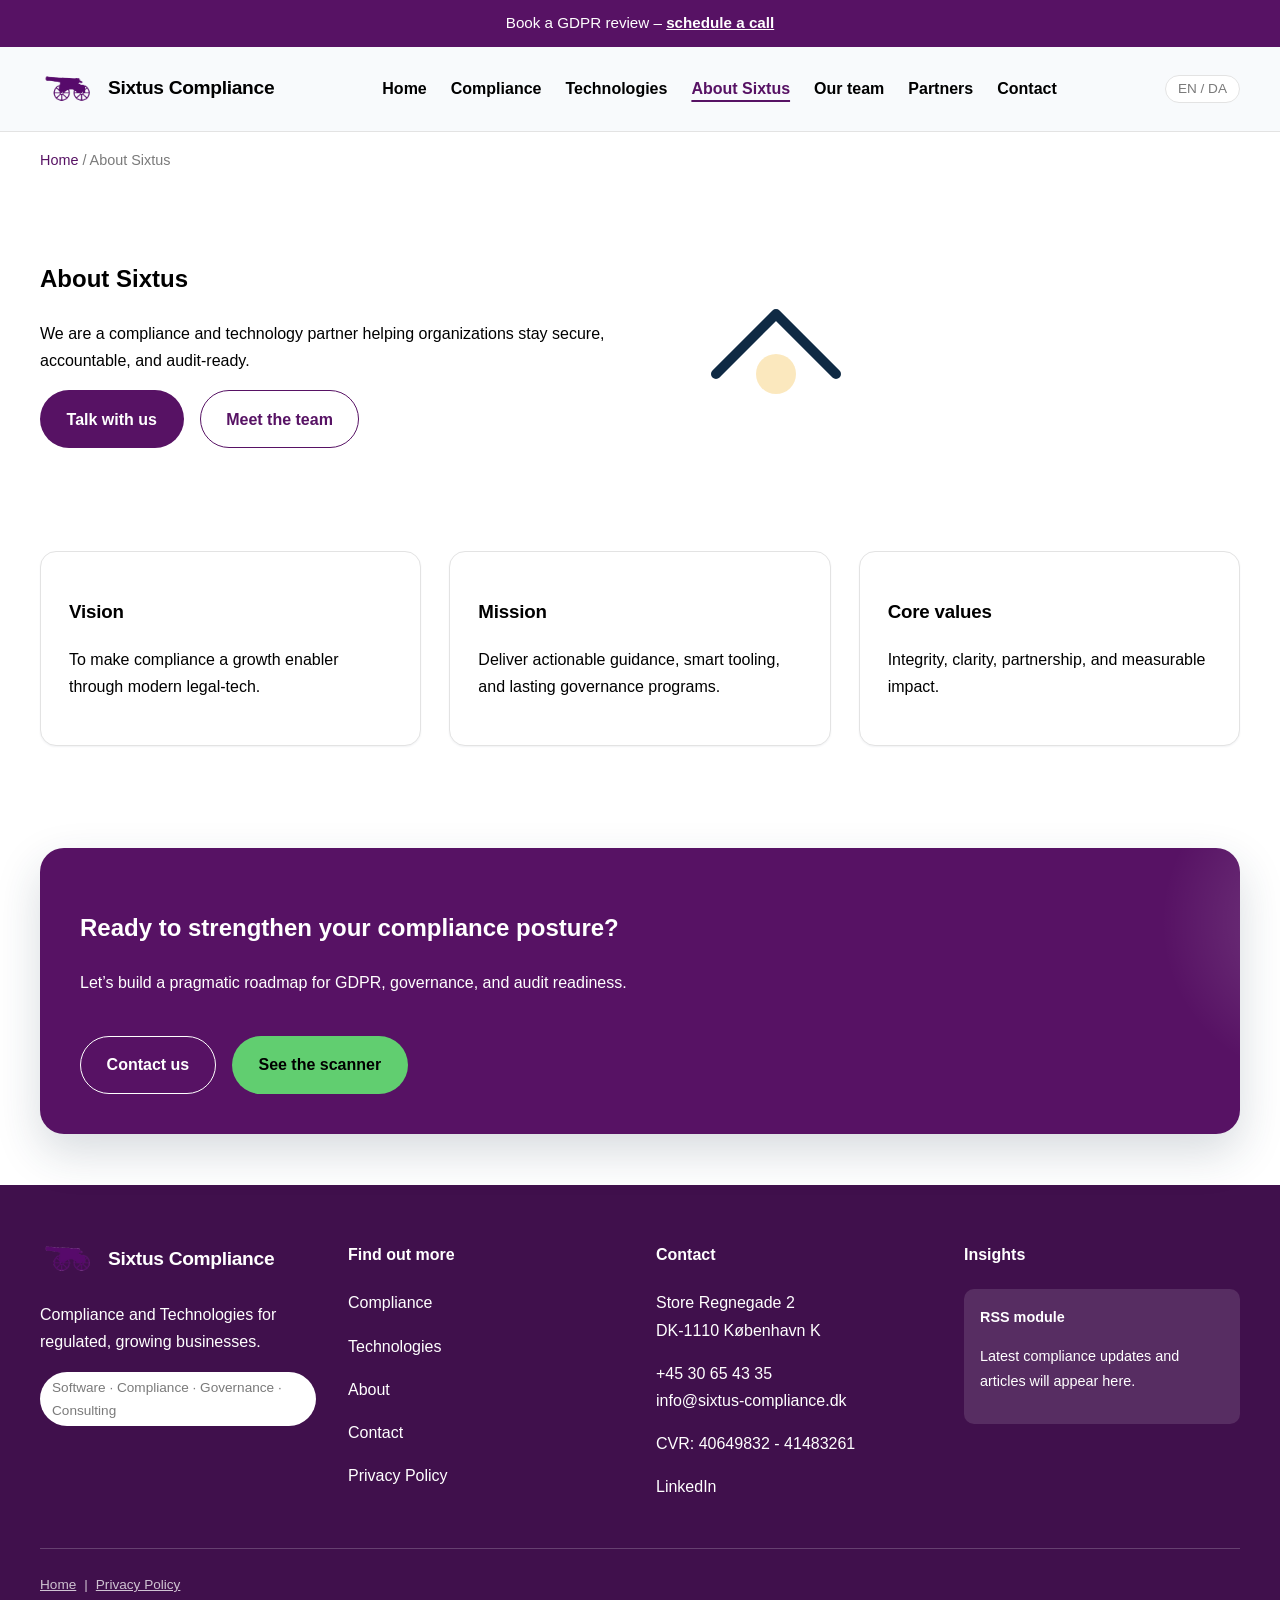
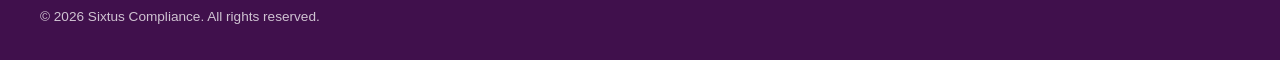
<file: about.html>
<!DOCTYPE html>
<html lang="en">
<head>
  <meta charset="UTF-8">
  <meta name="viewport" content="width=device-width, initial-scale=1.0">
  <title>About Sixtus – Sixtus Demo</title>
  <link rel="stylesheet" href="assets/css/styles.css">
  <link rel="icon" type="image/png" href="assets/images/cannon.png">
</head>
<body>
  <!-- Skip link for keyboard navigation -->
  <a class="skip-link" href="#content">Skip to content</a>
  <!-- Top announcement banner -->
  <div class="announcement">
    Book a GDPR review – <a href="contact.html">schedule a call</a>
  </div>

  <!-- Site header with logo, primary navigation, and language toggle -->
  <header class="site-header">
    <div class="container header-inner">
      <a class="logo" href="index.html">
  <img src="assets/images/cannon.png" alt="Sixtus logo" width="288" height="186" loading="lazy">
        <span>Sixtus Compliance</span>
      </a>

      <button class="nav-toggle" aria-label="Open menu" aria-expanded="false" data-nav-toggle>Menu</button>

      <nav class="primary-nav" aria-label="Primary">
        <ul>
          <li><a href="index.html">Home</a></li>
          <li class="nav-item">
            <a href="compliance.html">Compliance</a>
            <div class="dropdown">
              <a href="compliance.html#audit">Audit preparation</a>
              <a href="compliance.html#dpo">DPO as a Service</a>
              <a href="compliance.html#gdpr">GDPR & privacy projects</a>
              <a href="compliance.html#internal">Internal compliance & audit</a>
              <a href="compliance.html#lexoforms-details">Lexoforms</a>
              <a href="compliance.html#whistleblower-details">Whistleblower Software</a>
            </div>
          </li>
          <li class="nav-item">
            <a href="technologies.html">Technologies</a>
            <div class="dropdown">
              <a href="technologies.html#scanner">Sixtus Scanner</a>
              <a href="technologies.html#how">How it works</a>
            </div>
          </li>
          <li><a href="about.html">About Sixtus</a></li>
          <li><a href="team.html">Our team</a></li>
          <li><a href="partners.html">Partners</a></li>
          <li><a href="contact.html">Contact</a></li>
        </ul>
      </nav>

      <button class="lang-toggle" type="button" aria-label="Language switcher" aria-pressed="false" data-lang-toggle>EN / DA</button>
    </div>

    <div class="container mobile-panel" data-mobile-panel>
      <a href="index.html">Home</a>
      <a href="compliance.html">Compliance</a>
      <div class="sub-links">
        <a href="compliance.html#audit">Audit preparation</a>
        <a href="compliance.html#dpo">DPO as a Service</a>
        <a href="compliance.html#gdpr">GDPR & privacy projects</a>
        <a href="compliance.html#internal">Internal compliance & audit</a>
  <a href="compliance.html#lexoforms-details">Lexoforms</a>
  <a href="compliance.html#whistleblower-details">Whistleblower Software</a>
      </div>
      <a href="technologies.html">Technologies</a>
      <a href="about.html">About Sixtus</a>
      <a href="team.html">Our team</a>
      <a href="partners.html">Partners & memberships</a>
      <a href="contact.html">Contact</a>
    </div>
  </header>

  <!-- Main page content -->
  <main id="content">
    <!-- Breadcrumb trail -->
    <nav class="breadcrumbs" aria-label="Breadcrumb">
      <div class="container">
        <a href="index.html">Home</a>
        <span> / </span>
  <span data-lang-en="About Sixtus" data-lang-da="Om Sixtus">About Sixtus</span>
      </div>
    </nav>

  <!-- About intro + CTA buttons -->
  <section class="section">
      <div class="container split">
        <div>
          <h1 data-lang-en="About Sixtus" data-lang-da="Om Sixtus">About Sixtus</h1>
          <p data-lang-en="We are a compliance and technology partner helping organizations stay secure, accountable, and audit-ready." data-lang-da="Vi er en compliance- og teknologipartner der hjælper organisationer med at være sikre, ansvarlige og audit-klare.">We are a compliance and technology partner helping organizations stay secure, accountable, and audit-ready.</p>
          <div class="button-group">
            <a class="btn btn-primary" href="contact.html" data-lang-en="Talk with us" data-lang-da="Tal med os">Talk with us</a>
            <a class="btn btn-secondary" href="team.html" data-lang-en="Meet the team" data-lang-da="Mød teamet">Meet the team</a>
          </div>
        </div>
        <div>
          <img src="assets/images/governance.svg" alt="Governance" loading="lazy">
        </div>
      </div>
    </section>

  <!-- Vision / Mission / Core values cards -->
  <section class="section">
      <div class="container grid grid-3">
        <div class="card">
          <h3 data-lang-en="Vision" data-lang-da="Vision">Vision</h3>
          <p data-lang-en="To make compliance a growth enabler through modern legal-tech." data-lang-da="At gøre compliance til en vækstdriver gennem moderne legal-tech.">To make compliance a growth enabler through modern legal-tech.</p>
        </div>
        <div class="card">
          <h3 data-lang-en="Mission" data-lang-da="Mission">Mission</h3>
          <p data-lang-en="Deliver actionable guidance, smart tooling, and lasting governance programs." data-lang-da="Levere handlingsklar rådgivning, smart tooling og varige governance-programmer.">Deliver actionable guidance, smart tooling, and lasting governance programs.</p>
        </div>
        <div class="card">
          <h3 data-lang-en="Core values" data-lang-da="Kerneværdier">Core values</h3>
          <p data-lang-en="Integrity, clarity, partnership, and measurable impact." data-lang-da="Integritet, klarhed, partnerskab og målbar impact.">Integrity, clarity, partnership, and measurable impact.</p>
        </div>
      </div>
    </section>

  <!-- Page-level CTA panel -->
  <section class="section">
      <div class="container">
        <div class="cta-panel">
          <div>
            <h2 data-lang-en="Ready to strengthen your compliance posture?" data-lang-da="Klar til at styrke jeres compliance?">Ready to strengthen your compliance posture?</h2>
            <p data-lang-en="Let’s build a pragmatic roadmap for GDPR, governance, and audit readiness." data-lang-da="Lad os bygge et pragmatisk roadmap for GDPR, governance og audit-readiness.">Let’s build a pragmatic roadmap for GDPR, governance, and audit readiness.</p>
          </div>
          <div class="button-group">
            <a class="btn btn-secondary" href="contact.html" data-lang-en="Contact us" data-lang-da="Kontakt os">Contact us</a>
            <a class="btn btn-accent" href="technologies.html" data-lang-en="See the scanner" data-lang-da="Se scanneren">See the scanner</a>
          </div>
        </div>
      </div>
    </section>
  </main>

  <!-- Global footer -->
  <footer>
    <div class="container footer-grid">
      <div>
        <a class="logo" href="index.html">
          <img src="assets/images/cannon.png" alt="Sixtus logo" width="288" height="186" loading="lazy">
          <span>Sixtus Compliance</span>
        </a>
        <p>Compliance and Technologies for regulated, growing businesses.</p>
        <div class="badge">Software · Compliance · Governance · Consulting</div>
      </div>
      <div>
        <h4>Find out more</h4>
        <p><a href="compliance.html">Compliance</a></p>
        <p><a href="technologies.html">Technologies</a></p>
        <p><a href="about.html">About</a></p>
        <p><a href="contact.html">Contact</a></p>
        <p><a href="privacy-policy.html">Privacy Policy</a></p>
      </div>
      <div>
        <h4>Contact</h4>
        <p>Store Regnegade 2<br>DK-1110 København K</p>
        <p>+45 30 65 43 35<br>
        <a href="mailto:info@sixtus-compliance.dk">info@sixtus-compliance.dk</a></p>
    <p>CVR: 40649832 - 41483261</p>
  <p><a href="https://www.linkedin.com/company/sixtus-group/posts/?feedView=all" target="_blank" rel="noopener">LinkedIn</a></p>
      </div>
      <div>
        <h4>Insights</h4>
        <div class="rss-placeholder">
          <strong>RSS module</strong>
          <p>Latest compliance updates and articles will appear here.</p>
        </div>
      </div>
    </div>

    <div class="container footer-bottom">
      <div class="footer-links">
        <a href="index.html" data-lang-en="Home" data-lang-da="Hjem">Hjem</a>
        <span>|</span>
        <a href="privacy-policy.html" data-lang-en="Privacy Policy" data-lang-da="Privacy Policy">Privacy Policy</a>
      </div>
      <span>© 2026 Sixtus Compliance. All rights reserved.</span>
    </div>
  </footer>

  <script src="assets/js/main.js"></script>
</body>
</html>
</file>
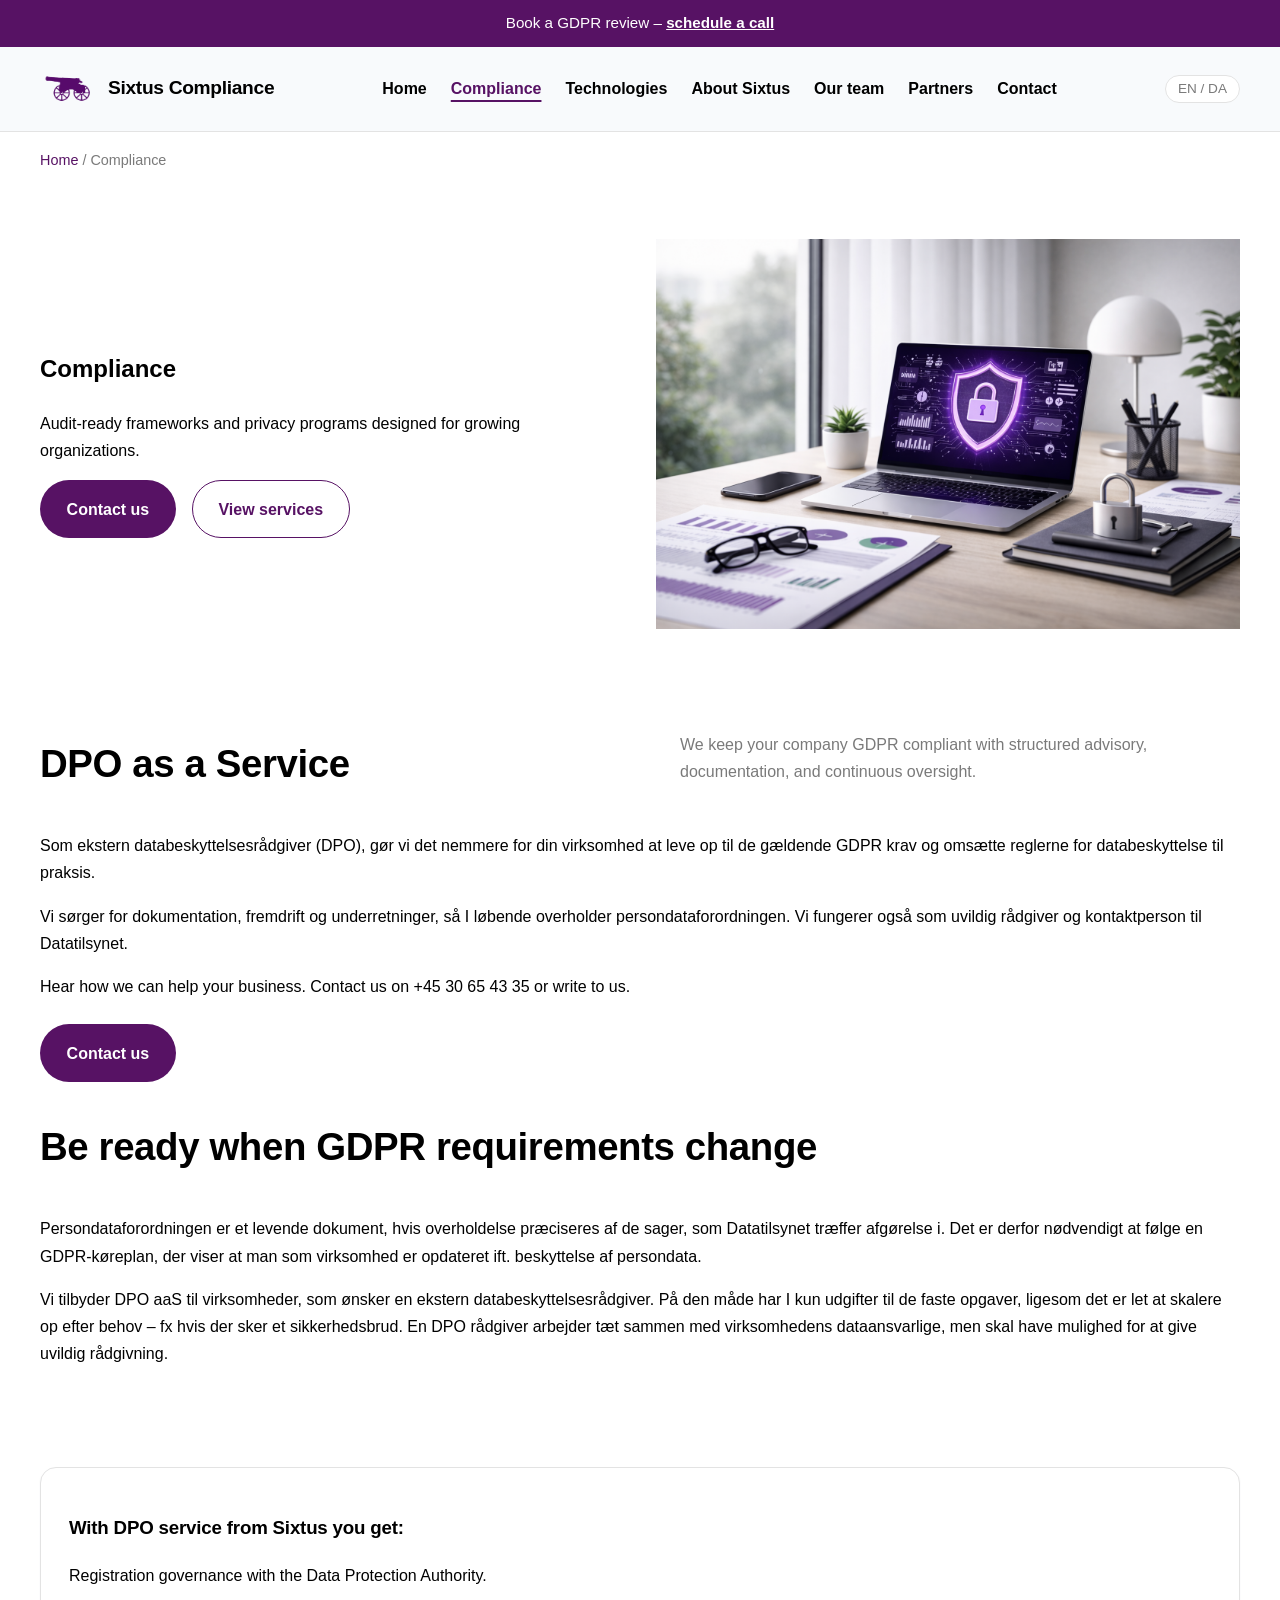
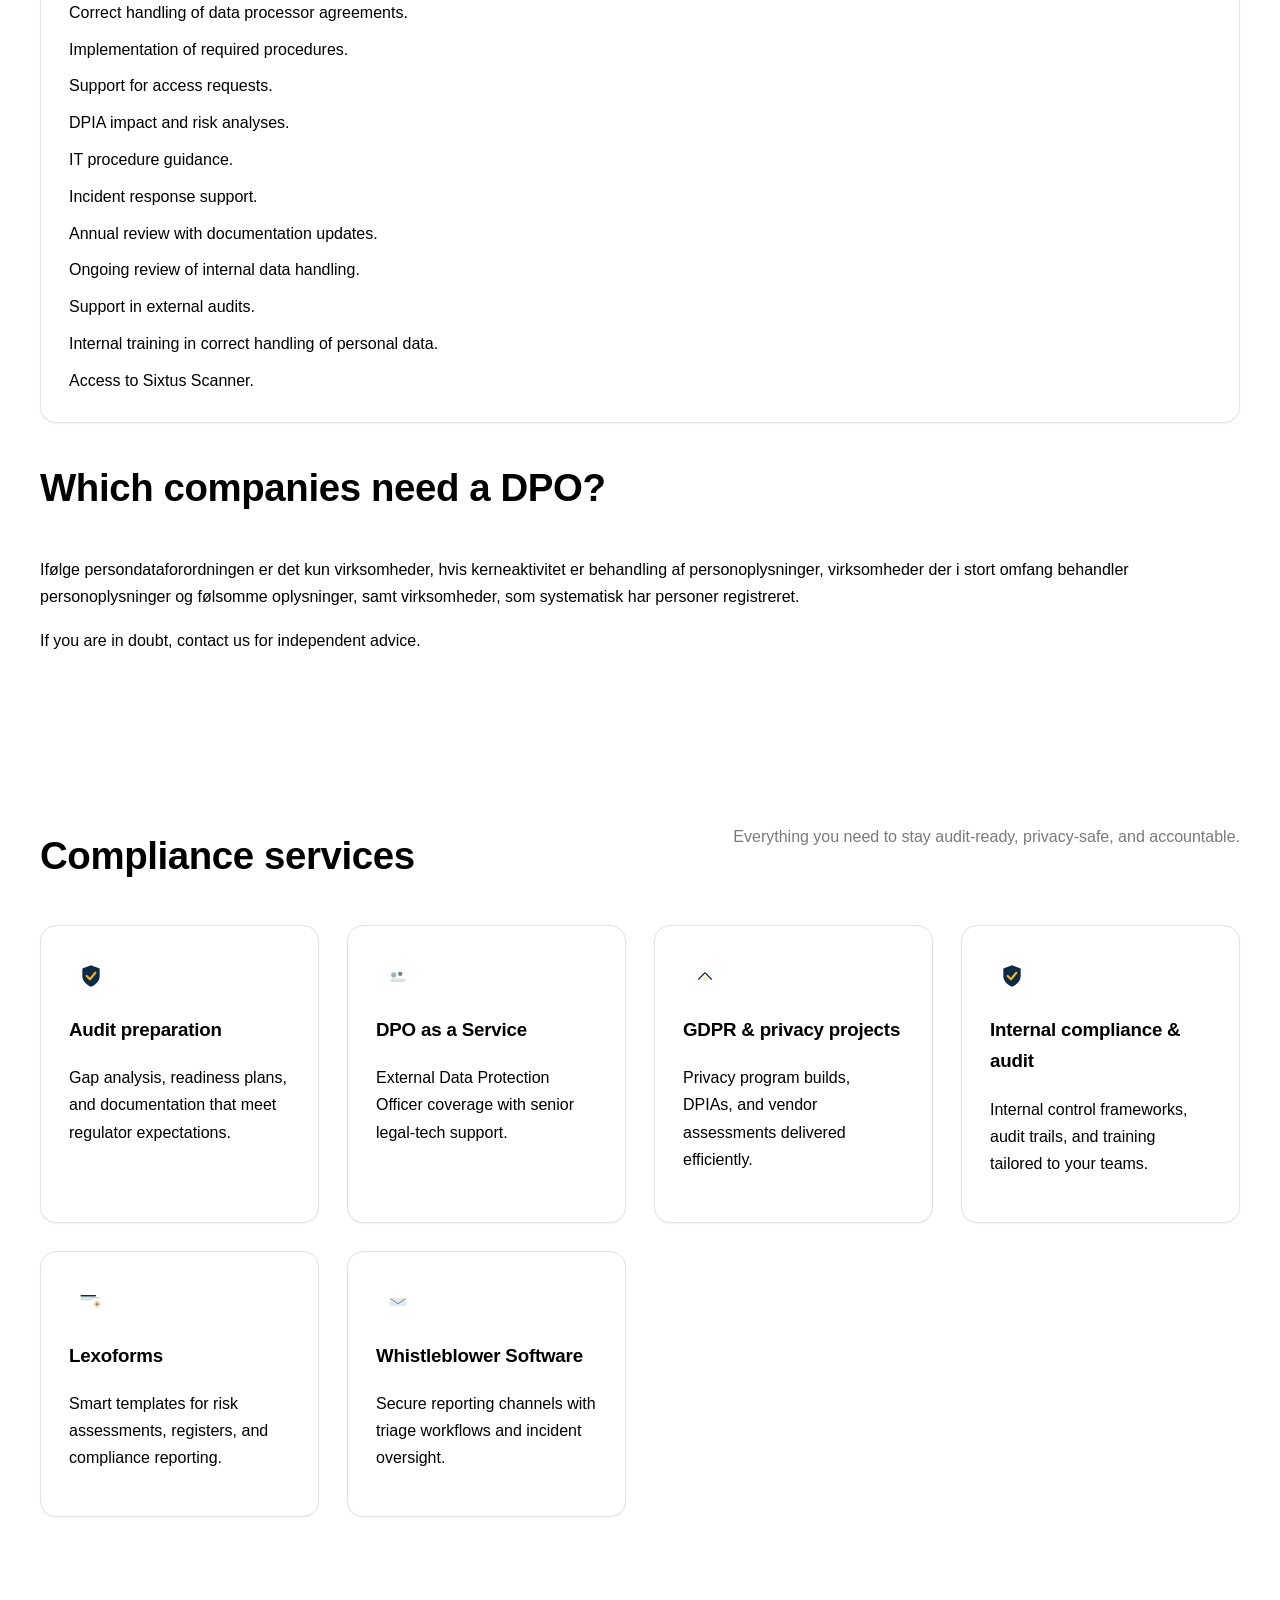
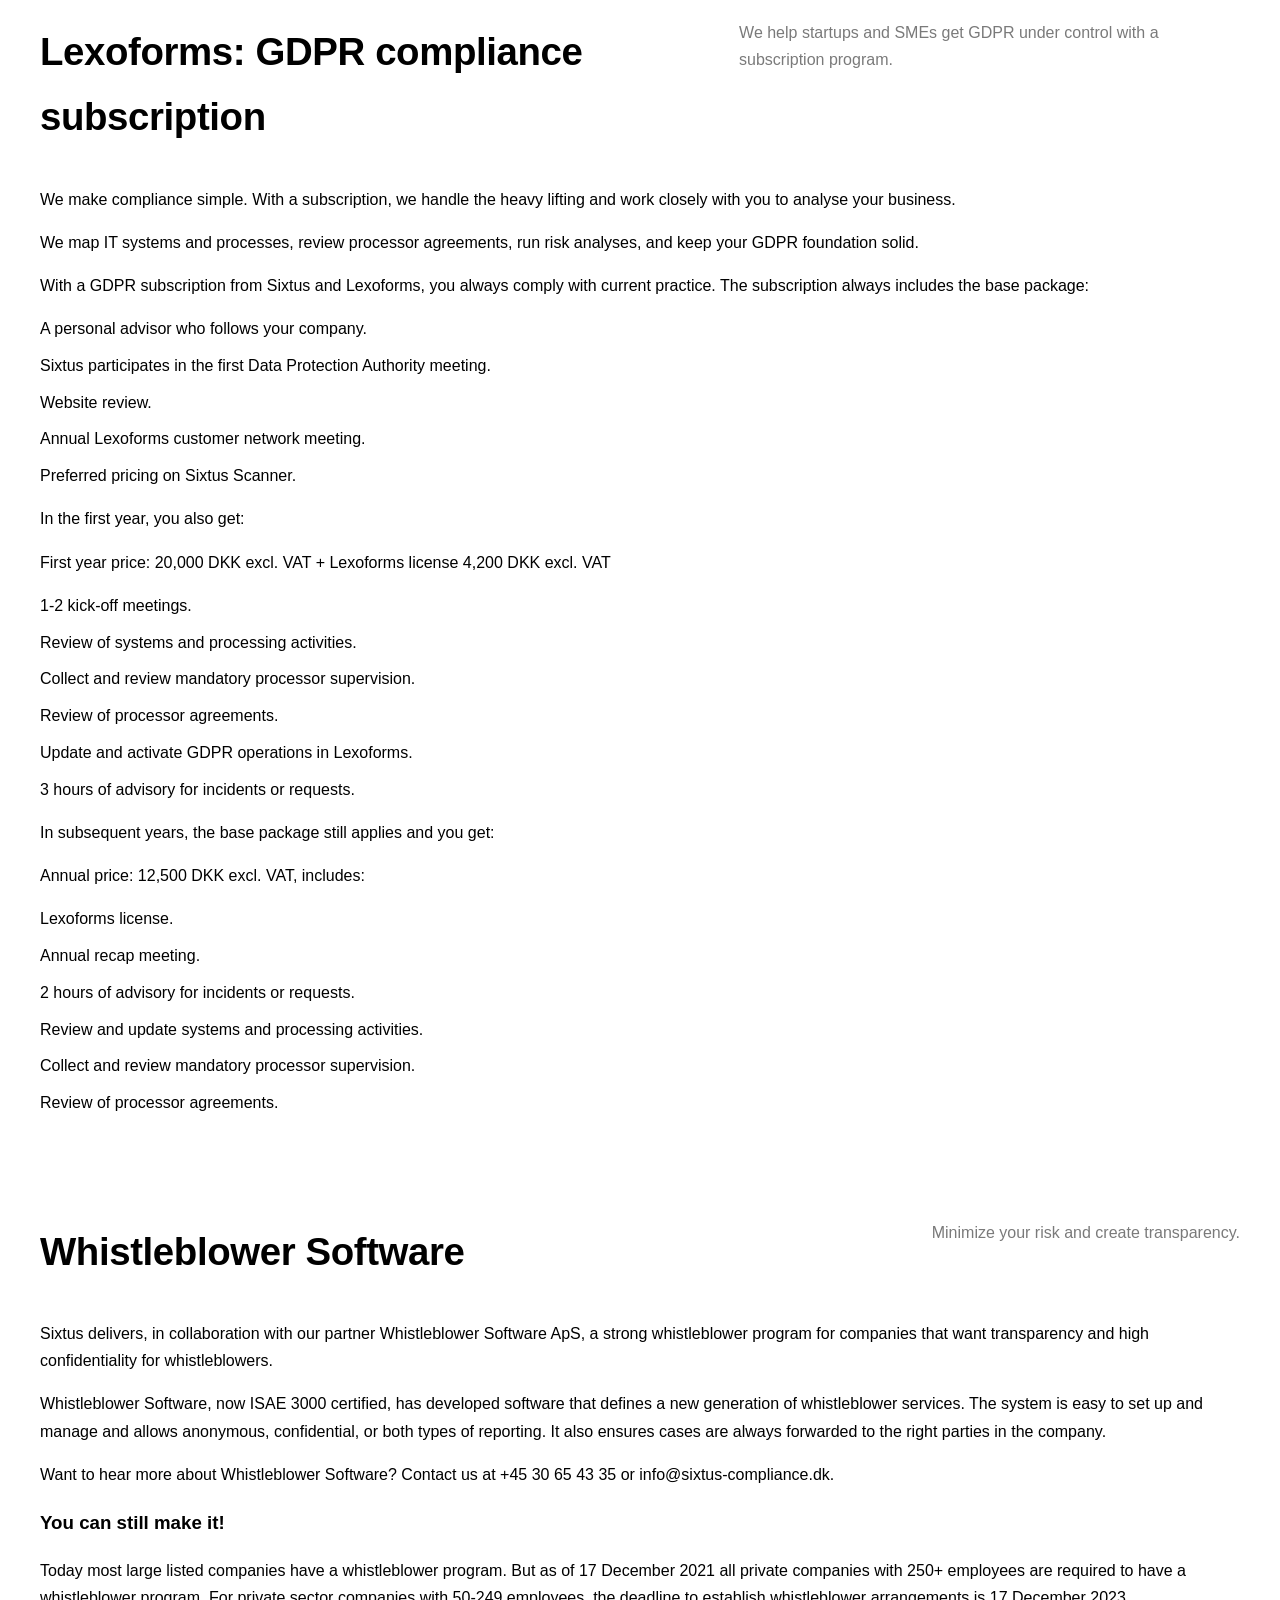
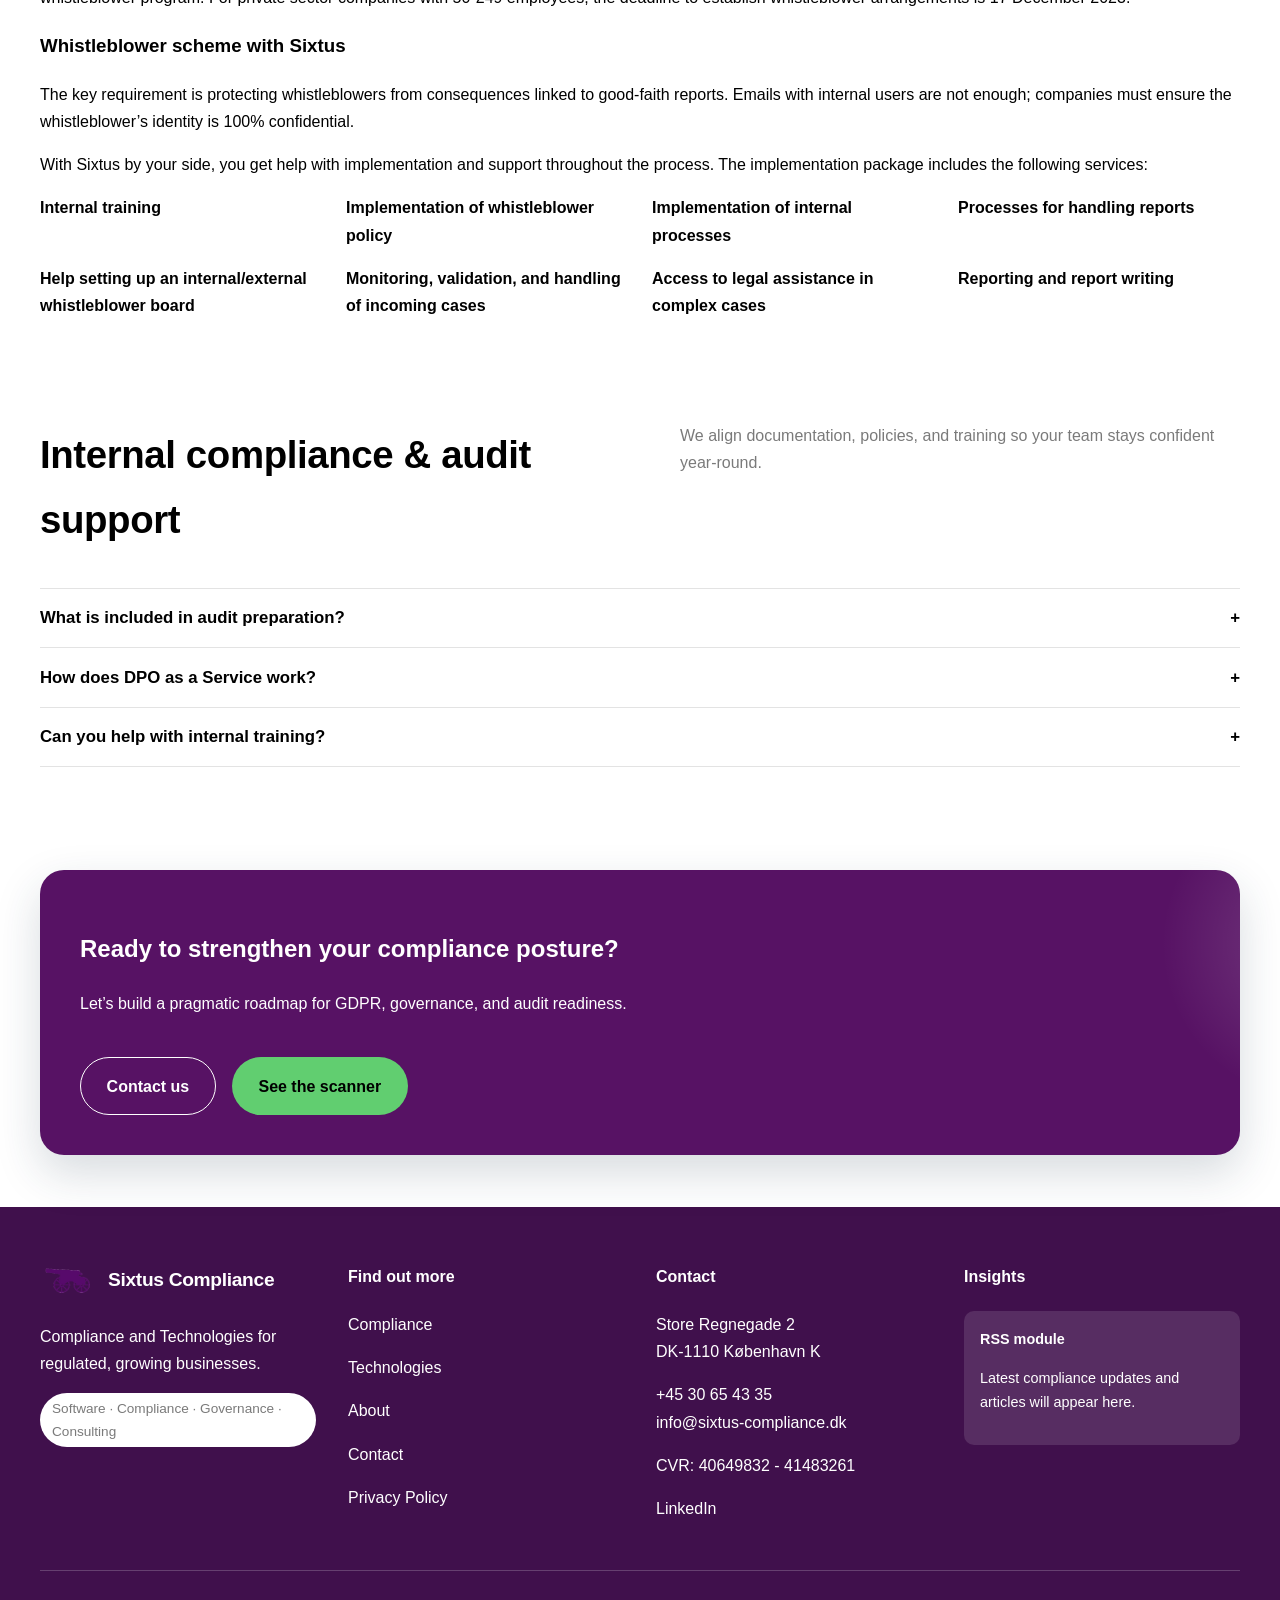
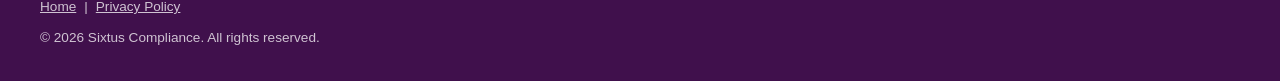
<file: compliance.html>
<!DOCTYPE html>
<html lang="en">
<head>
  <meta charset="UTF-8">
  <meta name="viewport" content="width=device-width, initial-scale=1.0">
  <title>Compliance – Sixtus Demo</title>
  <link rel="stylesheet" href="assets/css/styles.css">
  <link rel="icon" type="image/png" href="assets/images/cannon.png">
</head>
<body>
  <!-- Skip link for keyboard navigation -->
  <a class="skip-link" href="#content">Skip to content</a>
  <!-- Top announcement banner -->
  <div class="announcement">
    Book a GDPR review – <a href="contact.html">schedule a call</a>
  </div>

  <!-- Site header with logo, primary navigation, and language toggle -->
  <header class="site-header">
    <div class="container header-inner">
      <a class="logo" href="index.html">
  <img src="assets/images/cannon.png" alt="Sixtus logo" width="288" height="186" loading="lazy">
        <span>Sixtus Compliance</span>
      </a>

      <button class="nav-toggle" aria-label="Open menu" aria-expanded="false" data-nav-toggle>Menu</button>

      <nav class="primary-nav" aria-label="Primary">
        <ul>
          <li><a href="index.html">Home</a></li>
          <li class="nav-item">
            <a href="compliance.html">Compliance</a>
            <div class="dropdown">
              <a href="#audit">Audit preparation</a>
              <a href="#dpo">DPO as a Service</a>
              <a href="#gdpr">GDPR & privacy projects</a>
              <a href="#internal">Internal compliance & audit</a>
              <a href="#lexoforms-details">Lexoforms</a>
              <a href="#whistleblower-details">Whistleblower Software</a>
            </div>
          </li>
          <li class="nav-item">
            <a href="technologies.html">Technologies</a>
            <div class="dropdown">
              <a href="technologies.html#scanner">Sixtus Scanner</a>
              <a href="technologies.html#how">How it works</a>
            </div>
          </li>
          <li><a href="about.html">About Sixtus</a></li>
          <li><a href="team.html">Our team</a></li>
          <li><a href="partners.html">Partners</a></li>
          <li><a href="contact.html">Contact</a></li>
        </ul>
      </nav>

      <button class="lang-toggle" type="button" aria-label="Language switcher" aria-pressed="false" data-lang-toggle>EN / DA</button>
    </div>

    <div class="container mobile-panel" data-mobile-panel>
      <a href="index.html">Home</a>
      <a href="compliance.html">Compliance</a>
      <div class="sub-links">
        <a href="#audit">Audit preparation</a>
        <a href="#dpo">DPO as a Service</a>
        <a href="#gdpr">GDPR & privacy projects</a>
        <a href="#internal">Internal compliance & audit</a>
  <a href="#lexoforms-details">Lexoforms</a>
  <a href="#whistleblower-details">Whistleblower Software</a>
      </div>
      <a href="technologies.html">Technologies</a>
      <a href="about.html">About Sixtus</a>
      <a href="team.html">Our team</a>
      <a href="partners.html">Partners & memberships</a>
      <a href="contact.html">Contact</a>
    </div>
  </header>

  <!-- Main page content -->
  <main id="content">
    <!-- Breadcrumb trail -->
    <nav class="breadcrumbs" aria-label="Breadcrumb">
      <div class="container">
        <a href="index.html">Home</a>
        <span> / </span>
  <span data-lang-en="Compliance" data-lang-da="Compliance">Compliance</span>
      </div>
    </nav>

  <!-- Compliance intro -->
  <section class="section">
      <div class="container split">
        <div>
          <h1 data-lang-en="Compliance" data-lang-da="Compliance">Compliance</h1>
          <p data-lang-en="Audit-ready frameworks and privacy programs designed for growing organizations." data-lang-da="Audit-klare rammer og privacy-programmer til voksende organisationer.">Audit-ready frameworks and privacy programs designed for growing organizations.</p>
          <div class="button-group">
            <a class="btn btn-primary" href="contact.html" data-lang-en="Contact us" data-lang-da="Kontakt os">Contact us</a>
            <a class="btn btn-secondary" href="#services" data-lang-en="View services" data-lang-da="Se ydelser">View services</a>
          </div>
        </div>
        <div>
          <img src="assets/images/compliance.png" alt="Compliance illustration" loading="lazy">
        </div>
      </div>
    </section>

  <!-- DPO as a Service deep dive -->
  <section class="section" id="dpo-details">
      <div class="container">
        <div class="section-header">
          <h2 data-lang-en="DPO as a Service" data-lang-da="DPO as a Service">DPO as a Service</h2>
          <p data-lang-en="We keep your company GDPR compliant with structured advisory, documentation, and continuous oversight." data-lang-da="Vi holder din virksomhed GDPR compliant">Vi holder din virksomhed GDPR compliant</p>
        </div>
        <p data-lang-en="Som ekstern databeskyttelsesrådgiver (DPO), gør vi det nemmere for din virksomhed at leve op til de gældende GDPR krav og omsætte reglerne for databeskyttelse til praksis." data-lang-da="Som ekstern databeskyttelsesrådgiver (DPO), gør vi det nemmere for din virksomhed at leve op til de gældende GDPR krav og omsætte reglerne for databeskyttelse til praksis.">Som ekstern databeskyttelsesrådgiver (DPO), gør vi det nemmere for din virksomhed at leve op til de gældende GDPR krav og omsætte reglerne for databeskyttelse til praksis.</p>
        <p data-lang-en="Vi sørger for dokumentation, fremdrift og underretninger, så I løbende overholder persondataforordningen. Vi fungerer også som uvildig rådgiver og kontaktperson til Datatilsynet." data-lang-da="Vi sørger for dokumentation, fremdrift og underretninger, så I løbende overholder persondataforordningen. Vi fungerer også som uvildig rådgiver og kontaktperson til Datatilsynet.">Vi sørger for dokumentation, fremdrift og underretninger, så I løbende overholder persondataforordningen. Vi fungerer også som uvildig rådgiver og kontaktperson til Datatilsynet.</p>
        <p data-lang-en="Hear how we can help your business. Contact us on +45 30 65 43 35 or write to us." data-lang-da="Hør hvordan vi kan hjælpe din virksomhed. Kontakt os på +45 30 65 43 35 eller skriv til os:">Hør hvordan vi kan hjælpe din virksomhed. Kontakt os på +45 30 65 43 35 eller skriv til os:</p>
        <div class="button-group button-group--spaced">
          <a class="btn btn-primary" href="contact.html" data-lang-en="Contact us" data-lang-da="Kontakt os">Kontakt os</a>
        </div>

        <div class="section section-spaced">
          <div class="section-header">
            <h2 data-lang-en="Be ready when GDPR requirements change" data-lang-da="Vær klar når GDPR-kravene opdateres">Vær klar når GDPR-kravene opdateres</h2>
          </div>
          <p data-lang-en="Persondataforordningen er et levende dokument, hvis overholdelse præciseres af de sager, som Datatilsynet træffer afgørelse i. Det er derfor nødvendigt at følge en GDPR-køreplan, der viser at man som virksomhed er opdateret ift. beskyttelse af persondata." data-lang-da="Persondataforordningen er et levende dokument, hvis overholdelse præciseres af de sager, som Datatilsynet træffer afgørelse i. Det er derfor nødvendigt at følge en GDPR-køreplan, der viser at man som virksomhed er opdateret ift. beskyttelse af persondata.">Persondataforordningen er et levende dokument, hvis overholdelse præciseres af de sager, som Datatilsynet træffer afgørelse i. Det er derfor nødvendigt at følge en GDPR-køreplan, der viser at man som virksomhed er opdateret ift. beskyttelse af persondata.</p>
          <p data-lang-en="Vi tilbyder DPO aaS til virksomheder, som ønsker en ekstern databeskyttelsesrådgiver. På den måde har I kun udgifter til de faste opgaver, ligesom det er let at skalere op efter behov – fx hvis der sker et sikkerhedsbrud. En DPO rådgiver arbejder tæt sammen med virksomhedens dataansvarlige, men skal have mulighed for at give uvildig rådgivning." data-lang-da="Vi tilbyder DPO aaS til virksomheder, som ønsker en ekstern databeskyttelsesrådgiver. På den måde har I kun udgifter til de faste opgaver, ligesom det er let at skalere op efter behov – fx hvis der sker et sikkerhedsbrud. En DPO rådgiver arbejder tæt sammen med virksomhedens dataansvarlige, men skal have mulighed for at give uvildig rådgivning.">Vi tilbyder DPO aaS til virksomheder, som ønsker en ekstern databeskyttelsesrådgiver. På den måde har I kun udgifter til de faste opgaver, ligesom det er let at skalere op efter behov – fx hvis der sker et sikkerhedsbrud. En DPO rådgiver arbejder tæt sammen med virksomhedens dataansvarlige, men skal have mulighed for at give uvildig rådgivning.</p>
        </div>

        <div class="card card-spaced">
          <h3 data-lang-en="With DPO service from Sixtus you get:" data-lang-da="Med DPO service fra Sixtus får din virksomhed:">Med DPO service fra Sixtus får din virksomhed:</h3>
          <ul class="icon-list">
            <li data-lang-en="Registration governance with the Data Protection Authority." data-lang-da="Styr på alle registreringer hos Datatilsynet"><img src="assets/images/icon-check.svg" alt="" width="20" height="20" loading="lazy"> Styr på alle registreringer hos Datatilsynet</li>
            <li data-lang-en="Correct handling of data processor agreements." data-lang-da="Korrekt håndtering af databehandleraftaler"><img src="assets/images/icon-check.svg" alt="" width="20" height="20" loading="lazy"> Korrekt håndtering af databehandleraftaler</li>
            <li data-lang-en="Implementation of required procedures." data-lang-da="Implementering af alle nødvendige procedurer"><img src="assets/images/icon-check.svg" alt="" width="20" height="20" loading="lazy"> Implementering af alle nødvendige procedurer</li>
            <li data-lang-en="Support for access requests." data-lang-da="Assistance ifbm. indsigtsanmodninger"><img src="assets/images/icon-check.svg" alt="" width="20" height="20" loading="lazy"> Assistance ifbm. indsigtsanmodninger</li>
            <li data-lang-en="DPIA impact and risk analyses." data-lang-da="Konsekvens- og risikoanalyser (DPIAs)"><img src="assets/images/icon-check.svg" alt="" width="20" height="20" loading="lazy"> Konsekvens- og risikoanalyser (DPIAs)</li>
            <li data-lang-en="IT procedure guidance." data-lang-da="Rådgivning om IT-procedurer ift. GDPR compliance"><img src="assets/images/icon-check.svg" alt="" width="20" height="20" loading="lazy"> Rådgivning om IT-procedurer ift. GDPR compliance</li>
            <li data-lang-en="Incident response support." data-lang-da="Akut support i tilfælde af databrud"><img src="assets/images/icon-check.svg" alt="" width="20" height="20" loading="lazy"> Akut support i tilfælde af databrud</li>
            <li data-lang-en="Annual review with documentation updates." data-lang-da="Årligt eftersyn med opdatering af al dokumentation"><img src="assets/images/icon-check.svg" alt="" width="20" height="20" loading="lazy"> Årligt eftersyn med opdatering af al dokumentation</li>
            <li data-lang-en="Ongoing review of internal data handling." data-lang-da="Løbende revision af den interne datahåndtering og dokumentation"><img src="assets/images/icon-check.svg" alt="" width="20" height="20" loading="lazy"> Løbende revision af den interne datahåndtering og dokumentation</li>
            <li data-lang-en="Support in external audits." data-lang-da="Support og rådgivning i tilfælde af ekstern audit"><img src="assets/images/icon-check.svg" alt="" width="20" height="20" loading="lazy"> Support og rådgivning i tilfælde af ekstern audit</li>
            <li data-lang-en="Internal training in correct handling of personal data." data-lang-da="Intern uddannelse i korrekt håndtering af persondata"><img src="assets/images/icon-check.svg" alt="" width="20" height="20" loading="lazy"> Intern uddannelse i korrekt håndtering af persondata</li>
            <li data-lang-en="Access to Sixtus Scanner." data-lang-da="Adgang til Sixtus Scanner"><img src="assets/images/icon-check.svg" alt="" width="20" height="20" loading="lazy"> Adgang til Sixtus Scanner</li>
          </ul>
        </div>

        <div class="section section-spaced">
          <div class="section-header">
            <h2 data-lang-en="Which companies need a DPO?" data-lang-da="Hvilke virksomheder skal have en DPO?">Hvilke virksomheder skal have en DPO?</h2>
          </div>
          <p data-lang-en="Ifølge persondataforordningen er det kun virksomheder, hvis kerneaktivitet er behandling af personoplysninger, virksomheder der i stort omfang behandler personoplysninger og følsomme oplysninger, samt virksomheder, som systematisk har personer registreret." data-lang-da="Ifølge persondataforordningen er det kun virksomheder, hvis kerneaktivitet er behandling af personoplysninger, virksomheder der i stort omfang behandler personoplysninger og følsomme oplysninger, samt virksomheder, som systematisk har personer registreret.">Ifølge persondataforordningen er det kun virksomheder, hvis kerneaktivitet er behandling af personoplysninger, virksomheder der i stort omfang behandler personoplysninger og følsomme oplysninger, samt virksomheder, som systematisk har personer registreret.</p>
          <p data-lang-en="If you are in doubt, contact us for independent advice." data-lang-da="Hvis du er i tvivl om din virksomhed skal have en DPO, så er du velkommen til at kontakte os for uvildig rådgivning.">Hvis du er i tvivl om din virksomhed skal have en DPO, så er du velkommen til at kontakte os for uvildig rådgivning.</p>
        </div>
      </div>
    </section>

  <!-- Service grid overview -->
  <section class="section" id="services">
      <div class="container">
        <div class="section-header">
          <h2 data-lang-en="Compliance services" data-lang-da="Compliance-ydelser">Compliance services</h2>
          <p data-lang-en="Everything you need to stay audit-ready, privacy-safe, and accountable." data-lang-da="Alt du behøver for at være audit-klar, privacy-sikker og ansvarlig.">Everything you need to stay audit-ready, privacy-safe, and accountable.</p>
        </div>
        <div class="grid grid-3">
          <div class="card" id="audit">
            <div class="icon-pill">
              <img src="assets/images/icon-shield.svg" alt="Audit preparation" width="26" height="26" loading="lazy">
            </div>
            <h3 data-lang-en="Audit preparation" data-lang-da="Audit-forberedelse">Audit preparation</h3>
            <p data-lang-en="Gap analysis, readiness plans, and documentation that meet regulator expectations." data-lang-da="Gap-analyse, readiness-planer og dokumentation der matcher regulatoriske krav.">Gap analysis, readiness plans, and documentation that meet regulator expectations.</p>
          </div>
          <div class="card" id="dpo">
            <div class="icon-pill">
              <img src="assets/images/team.svg" alt="DPO" width="26" height="26" loading="lazy">
            </div>
            <h3 data-lang-en="DPO as a Service" data-lang-da="DPO som en service">DPO as a Service</h3>
            <p data-lang-en="External Data Protection Officer coverage with senior legal-tech support." data-lang-da="Ekstern DPO-dækning med senior legal-tech support.">External Data Protection Officer coverage with senior legal-tech support.</p>
          </div>
          <div class="card" id="gdpr">
            <div class="icon-pill">
              <img src="assets/images/governance.svg" alt="GDPR projects" width="26" height="26" loading="lazy">
            </div>
            <h3 data-lang-en="GDPR & privacy projects" data-lang-da="GDPR- og privacy-projekter">GDPR & privacy projects</h3>
            <p data-lang-en="Privacy program builds, DPIAs, and vendor assessments delivered efficiently." data-lang-da="Privacy-programmer, DPIA'er og leverandørvurderinger leveret effektivt.">Privacy program builds, DPIAs, and vendor assessments delivered efficiently.</p>
          </div>
          <div class="card" id="internal">
            <div class="icon-pill">
              <img src="assets/images/icon-shield.svg" alt="Internal compliance" width="26" height="26" loading="lazy">
            </div>
            <h3 data-lang-en="Internal compliance & audit" data-lang-da="Intern compliance & audit">Internal compliance & audit</h3>
            <p data-lang-en="Internal control frameworks, audit trails, and training tailored to your teams." data-lang-da="Interne kontrolrammer, audit trails og træning skræddersyet til jeres teams.">Internal control frameworks, audit trails, and training tailored to your teams.</p>
          </div>
          <div class="card" id="lexoforms">
            <div class="icon-pill">
              <img src="assets/images/scanner.svg" alt="Lexoforms" width="26" height="26" loading="lazy">
            </div>
            <h3 data-lang-en="Lexoforms" data-lang-da="Lexoforms">Lexoforms</h3>
            <p data-lang-en="Smart templates for risk assessments, registers, and compliance reporting." data-lang-da="Smarte skabeloner til risikovurderinger, registre og compliance-rapportering.">Smart templates for risk assessments, registers, and compliance reporting.</p>
          </div>
          <div class="card" id="whistle">
            <div class="icon-pill">
              <img src="assets/images/contact.svg" alt="Whistleblower software" width="26" height="26" loading="lazy">
            </div>
            <h3 data-lang-en="Whistleblower Software" data-lang-da="Whistleblower-software">Whistleblower Software</h3>
            <p data-lang-en="Secure reporting channels with triage workflows and incident oversight." data-lang-da="Sikre rapporteringskanaler med triage-workflows og incident-oversigt.">Secure reporting channels with triage workflows and incident oversight.</p>
          </div>
        </div>
      </div>
    </section>

  <!-- Lexoforms subscription details -->
  <section class="section" id="lexoforms-details">
      <div class="container">
        <div class="section-header">
          <h2 data-lang-en="Lexoforms: GDPR compliance subscription" data-lang-da="Lexoforms: GDPR compliance på abonnement">Lexoforms: GDPR compliance på abonnement</h2>
          <p data-lang-en="We help startups and SMEs get GDPR under control with a subscription program." data-lang-da="Sixtus og Lexoforms ønsker at hjælpe både startups og etablerede SMVs med at få styr på GDPR. Vi ved at GDPR ikke altid står øverst på listen, når man har travlt med at drive og vækste sin virksomhed.">Sixtus og Lexoforms ønsker at hjælpe både startups og etablerede SMVs med at få styr på GDPR. Vi ved at GDPR ikke altid står øverst på listen, når man har travlt med at drive og vækste sin virksomhed.</p>
        </div>
  <p data-lang-en="We make compliance simple. With a subscription, we handle the heavy lifting and work closely with you to analyse your business." data-lang-da="For at gøre det så nemt, som muligt, har vi lavet en abonnementsordning, hvor vi tager os af det tunge arbejde, og i samarbejde gennemanalyserer vi jeres virksomhed.">For at gøre det så nemt, som muligt, har vi lavet en abonnementsordning, hvor vi tager os af det tunge arbejde, og i samarbejde gennemanalyserer vi jeres virksomhed.</p>
  <p data-lang-en="We map IT systems and processes, review processor agreements, run risk analyses, and keep your GDPR foundation solid." data-lang-da="Dermed kan vi kortlægge alt lige fra IT-systemer til processer, tjekke databehandleraftaler, lave risikoanalyser og meget mere.">Dermed kan vi kortlægge alt lige fra IT-systemer til processer, tjekke databehandleraftaler, lave risikoanalyser og meget mere.</p>

  <p data-lang-en="With a GDPR subscription from Sixtus and Lexoforms, you always comply with current practice. The subscription always includes the base package:" data-lang-da="Med et GDPR-abonnement fra Sixtus og Lexoforms, får I en løsning der sikrer, at I overholder gældende praksis. Abonnementet er altid inkl. basispakken:">Med et GDPR-abonnement fra Sixtus og Lexoforms, får I en løsning der sikrer, at I overholder gældende praksis. Abonnementet er altid inkl. basispakken:</p>
        <ul class="icon-list">
          <li data-lang-en="A personal advisor who follows your company." data-lang-da="En personlig rådgiver, som følger jeres virksomhed og sikrer et stabilt samarbejde"><img src="assets/images/icon-check.svg" alt="" width="20" height="20" loading="lazy"> En personlig rådgiver, som følger jeres virksomhed og sikrer et stabilt samarbejde</li>
          <li data-lang-en="Sixtus participates in the first Data Protection Authority meeting." data-lang-da="Deltagelse fra Sixtus i første møde ved tilsyn fra Datatilsynet"><img src="assets/images/icon-check.svg" alt="" width="20" height="20" loading="lazy"> Deltagelse fra Sixtus i første møde ved tilsyn fra Datatilsynet</li>
          <li data-lang-en="Website review." data-lang-da="Eftersyn af hjemmeside"><img src="assets/images/icon-check.svg" alt="" width="20" height="20" loading="lazy"> Eftersyn af hjemmeside</li>
          <li data-lang-en="Annual Lexoforms customer network meeting." data-lang-da="Årligt netværksmøde for vores Lexoforms kunder"><img src="assets/images/icon-check.svg" alt="" width="20" height="20" loading="lazy"> Årligt netværksmøde for vores Lexoforms kunder</li>
          <li data-lang-en="Preferred pricing on Sixtus Scanner." data-lang-da="Fordelagtige priser på Sixtus Scanner"><img src="assets/images/icon-check.svg" alt="" width="20" height="20" loading="lazy"> Fordelagtige priser på Sixtus Scanner</li>
        </ul>

  <p data-lang-en="In the first year, you also get:" data-lang-da="Det første år får I desuden følgende ydelser:">Det første år får I desuden følgende ydelser:</p>
  <p data-lang-en="First year price: 20,000 DKK excl. VAT + Lexoforms license 4,200 DKK excl. VAT" data-lang-da="Pris første år: 20.000 DKK ex. moms + Lexoforms licens: 4.200 DKK ex. moms">Pris første år: 20.000 DKK ex. moms + Lexoforms licens: 4.200 DKK ex. moms</p>
        <ul class="icon-list">
          <li data-lang-en="1-2 kick-off meetings." data-lang-da="1-2 opstartsmøder"><img src="assets/images/icon-check.svg" alt="" width="20" height="20" loading="lazy"> 1-2 opstartsmøder</li>
          <li data-lang-en="Review of systems and processing activities." data-lang-da="Gennemgang jeres systemer og behandlingsaktiviteter"><img src="assets/images/icon-check.svg" alt="" width="20" height="20" loading="lazy"> Gennemgang jeres systemer og behandlingsaktiviteter</li>
          <li data-lang-en="Collect and review mandatory processor supervision." data-lang-da="Indsamling og gennemgang af obligatoriske tilsyn af databehandlere"><img src="assets/images/icon-check.svg" alt="" width="20" height="20" loading="lazy"> Indsamling og gennemgang af obligatoriske tilsyn af databehandlere</li>
          <li data-lang-en="Review of processor agreements." data-lang-da="Gennemgang af databehandleraftaler"><img src="assets/images/icon-check.svg" alt="" width="20" height="20" loading="lazy"> Gennemgang af databehandleraftaler</li>
          <li data-lang-en="Update and activate GDPR operations in Lexoforms." data-lang-da="Opdatering og igangsættelse af GDPR-drift i Lexoforms"><img src="assets/images/icon-check.svg" alt="" width="20" height="20" loading="lazy"> Opdatering og igangsættelse af GDPR-drift i Lexoforms</li>
          <li data-lang-en="3 hours of advisory for incidents or requests." data-lang-da="3 timers rådgivning, fx ved data brud, indsigtsanmodninger eller anden GDPR-konsultation"><img src="assets/images/icon-check.svg" alt="" width="20" height="20" loading="lazy"> 3 timers rådgivning, fx ved data brud, indsigtsanmodninger eller anden GDPR-konsultation</li>
        </ul>

  <p data-lang-en="In subsequent years, the base package still applies and you get:" data-lang-da="Efterfølgende år er “basispakken” stadig gældende, og ydelserne vil derudover se således ud:">Efterfølgende år er “basispakken” stadig gældende, og ydelserne vil derudover se således ud:</p>
        <p data-lang-en="Annual price: 12,500 DKK excl. VAT, includes:" data-lang-da="Pris pr. år herefter: 12.500 DKK ex. moms. og inkluderer:">Pris pr. år herefter: 12.500 DKK ex. moms. og inkluderer:</p>
        <ul class="icon-list">
          <li data-lang-en="Lexoforms license." data-lang-da="Lexoforms licens"><img src="assets/images/icon-check.svg" alt="" width="20" height="20" loading="lazy"> Lexoforms licens</li>
          <li data-lang-en="Annual recap meeting." data-lang-da="Årligt opsamlingsmøde"><img src="assets/images/icon-check.svg" alt="" width="20" height="20" loading="lazy"> Årligt opsamlingsmøde</li>
          <li data-lang-en="2 hours of advisory for incidents or requests." data-lang-da="2 timers rådgivning, fx ved data brud, indsigtsanmodninger eller anden GDPR-konsultation"><img src="assets/images/icon-check.svg" alt="" width="20" height="20" loading="lazy"> 2 timers rådgivning, fx ved data brud, indsigtsanmodninger eller anden GDPR-konsultation</li>
          <li data-lang-en="Review and update systems and processing activities." data-lang-da="Gennemgang og opdatering af systemer og behandlingsaktiviteter"><img src="assets/images/icon-check.svg" alt="" width="20" height="20" loading="lazy"> Gennemgang og opdatering af systemer og behandlingsaktiviteter</li>
          <li data-lang-en="Collect and review mandatory processor supervision." data-lang-da="Indsamling og gennemgang af obligatoriske tilsyn af databehandlere"><img src="assets/images/icon-check.svg" alt="" width="20" height="20" loading="lazy"> Indsamling og gennemgang af obligatoriske tilsyn af databehandlere</li>
          <li data-lang-en="Review of processor agreements." data-lang-da="Gennemgang af databehandleraftaler"><img src="assets/images/icon-check.svg" alt="" width="20" height="20" loading="lazy"> Gennemgang af databehandleraftaler</li>
        </ul>
      </div>
    </section>

  <!-- Whistleblower software details -->
  <section class="section" id="whistleblower-details">
      <div class="container">
        <div class="section-header">
          <h2 data-lang-en="Whistleblower Software" data-lang-da="Whistleblower Software">Whistleblower Software</h2>
          <p data-lang-en="Minimize your risk and create transparency." data-lang-da="Minimer din risiko og skab gennemsigtighed">Minimer din risiko og skab gennemsigtighed</p>
        </div>
        <p data-lang-en="Sixtus delivers, in collaboration with our partner Whistleblower Software ApS, a strong whistleblower program for companies that want transparency and high confidentiality for whistleblowers." data-lang-da="Sixtus tilbyder, i samarbejde med vores partner Whistleblower Software Aps, et stærkt whistleblowerprogram, for virksomheder, der ønsker at sikre gennemsigtighed og høj fortrolighed for whistlebloweren.">Sixtus tilbyder, i samarbejde med vores partner Whistleblower Software Aps, et stærkt whistleblowerprogram, for virksomheder, der ønsker at sikre gennemsigtighed og høj fortrolighed for whistlebloweren.</p>
        <p data-lang-en="Whistleblower Software, now ISAE 3000 certified, has developed software that defines a new generation of whistleblower services. The system is easy to set up and manage and allows anonymous, confidential, or both types of reporting. It also ensures cases are always forwarded to the right parties in the company." data-lang-da="Whistleblower Software, der netop er blevet ISAE 3000-certificeret, har udviklet et nyt software, der er med til at definere en ny generation af whistleblowertjenester. Systemet er brugervenligt, både i opsætning og administration og giver mulighed for at kunne rapportere anonymt, fortroligt eller begge dele. Samtidig sikres det at sagerne altid bliver videregivet til de korrekte parter i virksomheden.">Whistleblower Software, der netop er blevet ISAE 3000-certificeret, har udviklet et nyt software, der er med til at definere en ny generation af whistleblowertjenester. Systemet er brugervenligt, både i opsætning og administration og giver mulighed for at kunne rapportere anonymt, fortroligt eller begge dele. Samtidig sikres det at sagerne altid bliver videregivet til de korrekte parter i virksomheden.</p>
        <p data-lang-en="Want to hear more about Whistleblower Software? Contact us at +45 30 65 43 35 or info@sixtus-compliance.dk." data-lang-da="Vil du høre mere om Whistleblower Software? Kontakt os på +45 30 65 43 35 eller info@sixtus-compliance.dk">Vil du høre mere om Whistleblower Software? Kontakt os på +45 30 65 43 35 eller info@sixtus-compliance.dk</p>

        <h3 data-lang-en="You can still make it!" data-lang-da="Du kan stadig nå det!">Du kan stadig nå det!</h3>
        <p data-lang-en="Today most large listed companies have a whistleblower program. But as of 17 December 2021 all private companies with 250+ employees are required to have a whistleblower program. For private sector companies with 50-249 employees, the deadline to establish whistleblower arrangements is 17 December 2023." data-lang-da="I dag har de fleste store, børsnoterede virksomheder et whistleblowerprogram. Men pr. 17. december 2021 har alle private virksomheder med 250+ ansatte, været forpligtet til at have et whistleblowerprogram. For virksomheder i den private sektor med mellem 50-249 ansatte, udløber fristen til at etablere whistleblowerordninger dog først 17. december 2023.">I dag har de fleste store, børsnoterede virksomheder et whistleblowerprogram. Men pr. 17. december 2021 har alle private virksomheder med 250+ ansatte, været forpligtet til at have et whistleblowerprogram. For virksomheder i den private sektor med mellem 50-249 ansatte, udløber fristen til at etablere whistleblowerordninger dog først 17. december 2023.</p>

        <h3 data-lang-en="Whistleblower scheme with Sixtus" data-lang-da="Whistleblowerordning med Sixtus">Whistleblowerordning med Sixtus</h3>
        <p data-lang-en="The key requirement is protecting whistleblowers from consequences linked to good-faith reports. Emails with internal users are not enough; companies must ensure the whistleblower’s identity is 100% confidential." data-lang-da="Fælles er for alle er, at det skal kunne sikres, at whistlebloweren bliver beskyttet mod de potentielle konsekvenser, som er forbundet med en indberetning afgivet i god tro. Dermed er e-mails med interne brugere heller ikke nok; virksomheden skal sikre, at whistleblowerens identitet kan holdes 100% fortrolig.">Fælles er for alle er, at det skal kunne sikres, at whistlebloweren bliver beskyttet mod de potentielle konsekvenser, som er forbundet med en indberetning afgivet i god tro. Dermed er e-mails med interne brugere heller ikke nok; virksomheden skal sikre, at whistleblowerens identitet kan holdes 100% fortrolig.</p>
        <p data-lang-en="With Sixtus by your side, you get help with implementation and support throughout the process. The implementation package includes the following services:" data-lang-da="Med Sixtus på sidelinjen, får du hjælp til implementering og support i hele processen. Implementeringspakken inkluderer følgende services:">Med Sixtus på sidelinjen, får du hjælp til implementering og support i hele processen. Implementeringspakken inkluderer følgende services:</p>
        <ul class="icon-list icon-list--columns">
          <li data-lang-en="Internal training" data-lang-da="Intern undervisning"><img src="assets/images/icon-check.svg" alt="" width="20" height="20" loading="lazy"> Intern undervisning</li>
          <li data-lang-en="Implementation of whistleblower policy" data-lang-da="Implementering af whistleblowerpolitik"><img src="assets/images/icon-check.svg" alt="" width="20" height="20" loading="lazy"> Implementering af whistleblowerpolitik</li>
          <li data-lang-en="Implementation of internal processes" data-lang-da="Implementering af interne processer"><img src="assets/images/icon-check.svg" alt="" width="20" height="20" loading="lazy"> Implementering af interne processer</li>
          <li data-lang-en="Processes for handling reports" data-lang-da="Processer for håndteringen af anmeldelser"><img src="assets/images/icon-check.svg" alt="" width="20" height="20" loading="lazy"> Processer for håndteringen af anmeldelser</li>
          <li data-lang-en="Help setting up an internal/external whistleblower board" data-lang-da="Hjælp til oprettelse af et internt/eksternt whistleblowerboard"><img src="assets/images/icon-check.svg" alt="" width="20" height="20" loading="lazy"> Hjælp til oprettelse af et internt/eksternt whistleblowerboard</li>
          <li data-lang-en="Monitoring, validation, and handling of incoming cases" data-lang-da="Overvågning, validering og håndtering af indkomne sager"><img src="assets/images/icon-check.svg" alt="" width="20" height="20" loading="lazy"> Overvågning, validering og håndtering af indkomne sager</li>
          <li data-lang-en="Access to legal assistance in complex cases" data-lang-da="Adgang til juridisk bistand ved komplicerede sager"><img src="assets/images/icon-check.svg" alt="" width="20" height="20" loading="lazy"> Adgang til juridisk bistand ved komplicerede sager</li>
          <li data-lang-en="Reporting and report writing" data-lang-da="Rapportering og rapportskrivning"><img src="assets/images/icon-check.svg" alt="" width="20" height="20" loading="lazy"> Rapportering og rapportskrivning</li>
        </ul>
      </div>
    </section>

  <!-- Page-level CTA panel -->
  <section class="section">
      <div class="container">
        <div class="section-header">
          <h2 data-lang-en="Internal compliance & audit support" data-lang-da="Intern compliance & audit support">Internal compliance & audit support</h2>
          <p data-lang-en="We align documentation, policies, and training so your team stays confident year-round." data-lang-da="Vi aligner dokumentation, politikker og træning, så jeres team er trygge hele året.">We align documentation, policies, and training so your team stays confident year-round.</p>
        </div>
        <div class="accordion" data-accordion>
          <div class="accordion-item">
            <button class="accordion-button" type="button" aria-expanded="false">
              <span data-lang-en="What is included in audit preparation?" data-lang-da="Hvad er inkluderet i audit-forberedelse?">What is included in audit preparation?</span>
              <span>+</span>
            </button>
            <div class="accordion-content">
              <p data-lang-en="We map your controls, policies, and evidence to ensure fast regulator responses." data-lang-da="Vi kortlægger kontroller, politikker og evidens, så regulatoriske svar går hurtigt.">We map your controls, policies, and evidence to ensure fast regulator responses.</p>
            </div>
          </div>
          <div class="accordion-item">
            <button class="accordion-button" type="button" aria-expanded="false">
              <span data-lang-en="How does DPO as a Service work?" data-lang-da="Hvordan fungerer DPO som en service?">How does DPO as a Service work?</span>
              <span>+</span>
            </button>
            <div class="accordion-content">
              <p data-lang-en="We provide an external DPO backed by a compliance team, reporting monthly." data-lang-da="Vi leverer en ekstern DPO støttet af et compliance-team og månedlig rapportering.">We provide an external DPO backed by a compliance team, reporting monthly.</p>
            </div>
          </div>
          <div class="accordion-item">
            <button class="accordion-button" type="button" aria-expanded="false">
              <span data-lang-en="Can you help with internal training?" data-lang-da="Kan I hjælpe med intern træning?">Can you help with internal training?</span>
              <span>+</span>
            </button>
            <div class="accordion-content">
              <p data-lang-en="Yes, we deliver tailored sessions for leadership, HR, IT, and data owners." data-lang-da="Ja, vi leverer skræddersyede sessions til ledelse, HR, IT og dataejere.">Yes, we deliver tailored sessions for leadership, HR, IT, and data owners.</p>
            </div>
          </div>
        </div>
      </div>
    </section>

    <section class="section">
      <div class="container">
        <div class="cta-panel">
          <div>
            <h2 data-lang-en="Ready to strengthen your compliance posture?" data-lang-da="Klar til at styrke jeres compliance?">Ready to strengthen your compliance posture?</h2>
            <p data-lang-en="Let’s build a pragmatic roadmap for GDPR, governance, and audit readiness." data-lang-da="Lad os bygge et pragmatisk roadmap for GDPR, governance og audit-readiness.">Let’s build a pragmatic roadmap for GDPR, governance, and audit readiness.</p>
          </div>
          <div class="button-group">
            <a class="btn btn-secondary" href="contact.html" data-lang-en="Contact us" data-lang-da="Kontakt os">Contact us</a>
            <a class="btn btn-accent" href="technologies.html" data-lang-en="See the scanner" data-lang-da="Se scanneren">See the scanner</a>
          </div>
        </div>
      </div>
    </section>
  </main>

  <!-- Global footer -->
  <footer>
    <div class="container footer-grid">
      <div>
        <a class="logo" href="index.html">
          <img src="assets/images/cannon.png" alt="Sixtus logo" width="288" height="186" loading="lazy">
          <span>Sixtus Compliance</span>
        </a>
        <p>Compliance and Technologies for regulated, growing businesses.</p>
        <div class="badge">Software · Compliance · Governance · Consulting</div>
      </div>
      <div>
        <h4>Find out more</h4>
        <p><a href="compliance.html">Compliance</a></p>
        <p><a href="technologies.html">Technologies</a></p>
        <p><a href="about.html">About</a></p>
        <p><a href="contact.html">Contact</a></p>
        <p><a href="privacy-policy.html">Privacy Policy</a></p>
      </div>
      <div>
        <h4>Contact</h4>
        <p>Store Regnegade 2<br>DK-1110 København K</p>
        <p>+45 30 65 43 35<br>
        <a href="mailto:info@sixtus-compliance.dk">info@sixtus-compliance.dk</a></p>
    <p>CVR: 40649832 - 41483261</p>
  <p><a href="https://www.linkedin.com/company/sixtus-group/posts/?feedView=all" target="_blank" rel="noopener">LinkedIn</a></p>
      </div>
      <div>
        <h4>Insights</h4>
        <div class="rss-placeholder">
          <strong>RSS module</strong>
          <p>Latest compliance updates and articles will appear here.</p>
        </div>
      </div>
    </div>

    <div class="container footer-bottom">
      <div class="footer-links">
        <a href="index.html" data-lang-en="Home" data-lang-da="Hjem">Hjem</a>
        <span>|</span>
        <a href="privacy-policy.html" data-lang-en="Privacy Policy" data-lang-da="Privacy Policy">Privacy Policy</a>
      </div>
      <span>© 2026 Sixtus Compliance. All rights reserved.</span>
    </div>
  </footer>

  <script src="assets/js/main.js"></script>
</body>
</html>
</file>
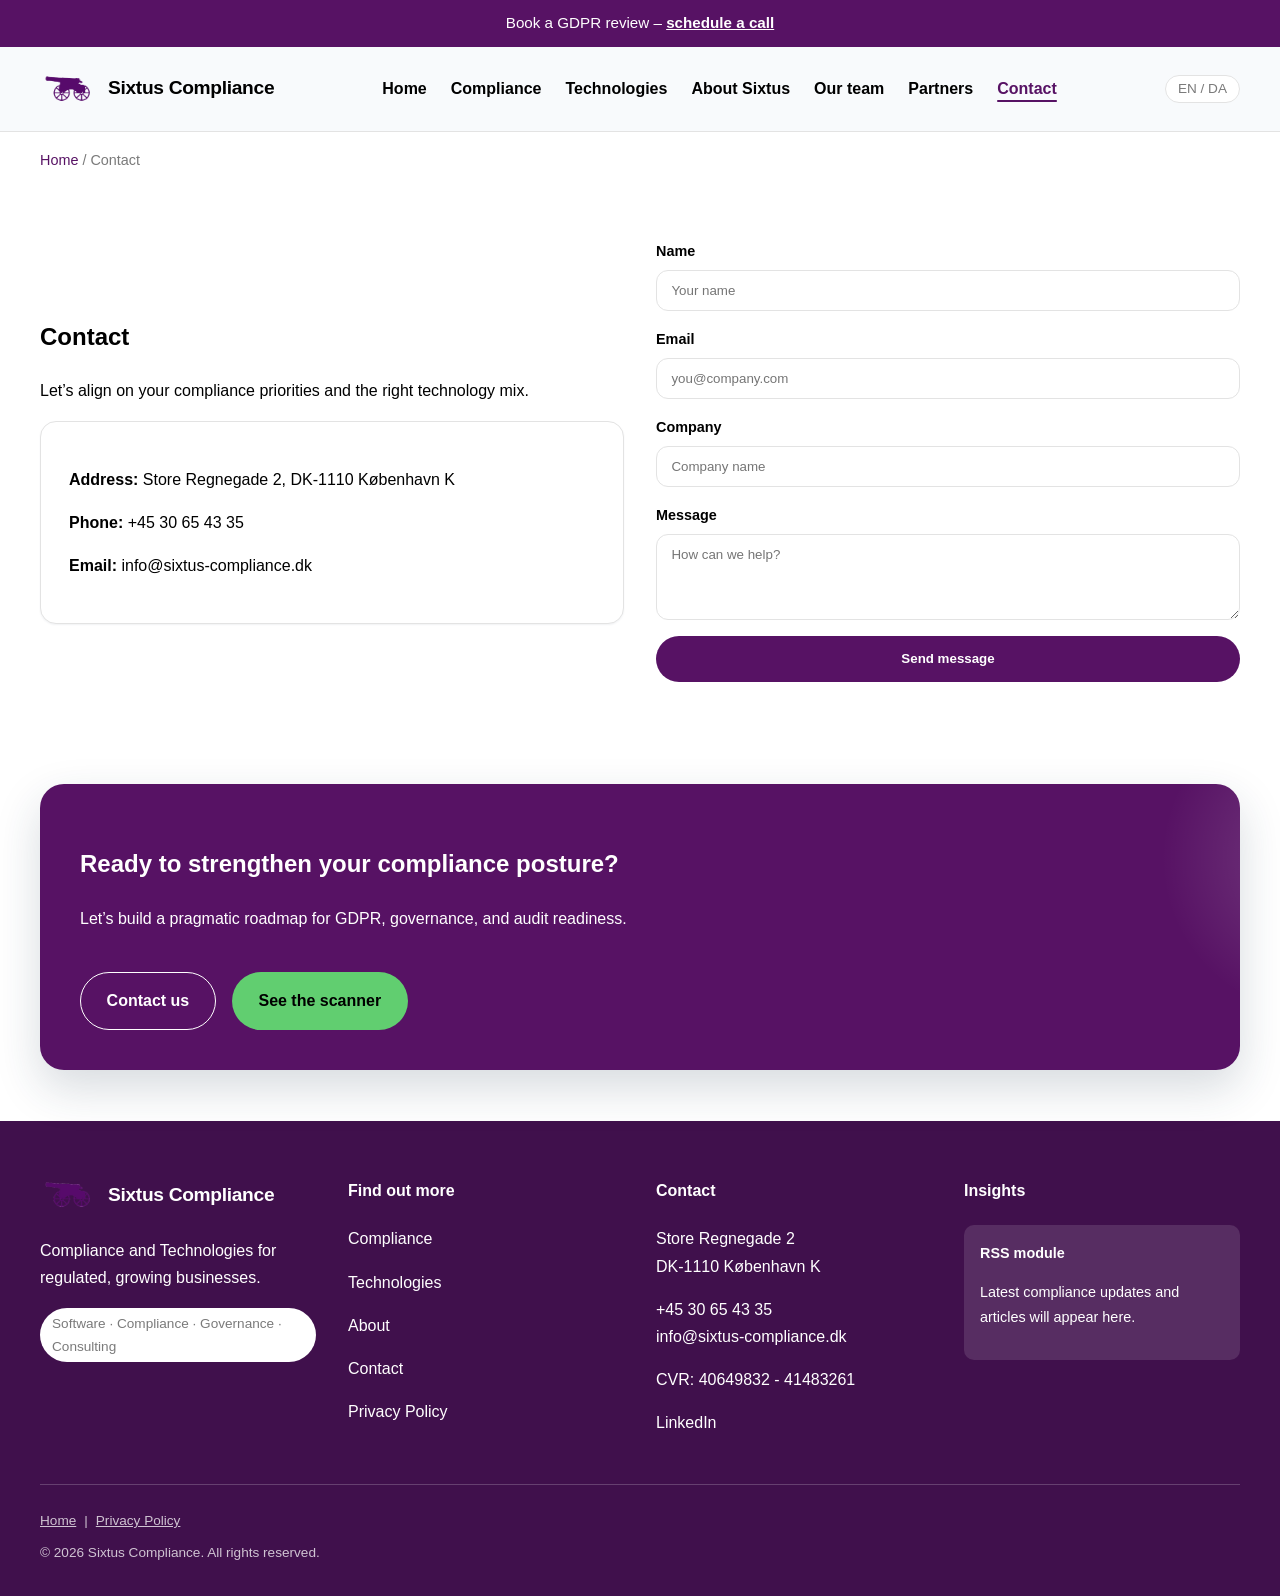
<file: contact.html>
<!DOCTYPE html>
<html lang="en">
<head>
  <meta charset="UTF-8">
  <meta name="viewport" content="width=device-width, initial-scale=1.0">
  <title>Contact – Sixtus Demo</title>
  <link rel="stylesheet" href="assets/css/styles.css">
  <link rel="icon" type="image/png" href="assets/images/cannon.png">
</head>
<body>
  <!-- Skip link for keyboard navigation -->
  <a class="skip-link" href="#content">Skip to content</a>
  <!-- Top announcement banner -->
  <div class="announcement">
    Book a GDPR review – <a href="contact.html">schedule a call</a>
  </div>

  <!-- Site header with logo, primary navigation, and language toggle -->
  <header class="site-header">
    <div class="container header-inner">
      <a class="logo" href="index.html">
  <img src="assets/images/cannon.png" alt="Sixtus logo" width="288" height="186" loading="lazy">
        <span>Sixtus Compliance</span>
      </a>

      <button class="nav-toggle" aria-label="Open menu" aria-expanded="false" data-nav-toggle>Menu</button>

      <nav class="primary-nav" aria-label="Primary">
        <ul>
          <li><a href="index.html">Home</a></li>
          <li class="nav-item">
            <a href="compliance.html">Compliance</a>
            <div class="dropdown">
              <a href="compliance.html#audit">Audit preparation</a>
              <a href="compliance.html#dpo">DPO as a Service</a>
              <a href="compliance.html#gdpr">GDPR & privacy projects</a>
              <a href="compliance.html#internal">Internal compliance & audit</a>
              <a href="compliance.html#lexoforms-details">Lexoforms</a>
              <a href="compliance.html#whistleblower-details">Whistleblower Software</a>
            </div>
          </li>
          <li class="nav-item">
            <a href="technologies.html">Technologies</a>
            <div class="dropdown">
              <a href="technologies.html#scanner">Sixtus Scanner</a>
              <a href="technologies.html#how">How it works</a>
            </div>
          </li>
          <li><a href="about.html">About Sixtus</a></li>
          <li><a href="team.html">Our team</a></li>
          <li><a href="partners.html">Partners</a></li>
          <li><a href="contact.html">Contact</a></li>
        </ul>
      </nav>

      <button class="lang-toggle" type="button" aria-label="Language switcher" aria-pressed="false" data-lang-toggle>EN / DA</button>
    </div>

    <div class="container mobile-panel" data-mobile-panel>
      <a href="index.html">Home</a>
      <a href="compliance.html">Compliance</a>
      <div class="sub-links">
        <a href="compliance.html#audit">Audit preparation</a>
        <a href="compliance.html#dpo">DPO as a Service</a>
        <a href="compliance.html#gdpr">GDPR & privacy projects</a>
        <a href="compliance.html#internal">Internal compliance & audit</a>
  <a href="compliance.html#lexoforms-details">Lexoforms</a>
  <a href="compliance.html#whistleblower-details">Whistleblower Software</a>
      </div>
      <a href="technologies.html">Technologies</a>
      <a href="about.html">About Sixtus</a>
      <a href="team.html">Our team</a>
      <a href="partners.html">Partners & memberships</a>
      <a href="contact.html">Contact</a>
    </div>
  </header>

  <!-- Main page content -->
  <main id="content">
    <!-- Breadcrumb trail -->
    <nav class="breadcrumbs" aria-label="Breadcrumb">
      <div class="container">
        <a href="index.html">Home</a>
        <span> / </span>
  <span data-lang-en="Contact" data-lang-da="Kontakt">Contact</span>
      </div>
    </nav>

  <!-- Contact details + form -->
  <section class="section">
      <div class="container split">
        <div>
          <h1 data-lang-en="Contact" data-lang-da="Kontakt">Contact</h1>
          <p data-lang-en="Let’s align on your compliance priorities and the right technology mix." data-lang-da="Lad os afstemme jeres compliance-prioriteter og den rigtige teknologimix.">Let’s align on your compliance priorities and the right technology mix.</p>
          <div class="card">
            <p><strong data-lang-en="Address:" data-lang-da="Adresse:">Address:</strong> Store Regnegade 2, DK-1110 København K</p>
            <p><strong data-lang-en="Phone:" data-lang-da="Telefon:">Phone:</strong> +45 30 65 43 35</p>
            <p><strong data-lang-en="Email:" data-lang-da="Email:">Email:</strong> <a href="mailto:info@sixtus-compliance.dk">info@sixtus-compliance.dk</a></p>
          </div>
        </div>
        <div>
          <form class="form-grid" action="#" method="get" data-demo-form>
            <label>
              <span data-lang-en="Name" data-lang-da="Navn">Name</span>
              <input type="text" name="name" placeholder="Your name" data-lang-en="Your name" data-lang-da="Dit navn" required>
            </label>
            <label>
              <span data-lang-en="Email" data-lang-da="Email">Email</span>
              <input type="email" name="email" placeholder="you@company.com" data-lang-en="you@company.com" data-lang-da="dig@virksomhed.dk" required>
            </label>
            <label>
              <span data-lang-en="Company" data-lang-da="Virksomhed">Company</span>
              <input type="text" name="company" placeholder="Company name" data-lang-en="Company name" data-lang-da="Virksomhedens navn">
            </label>
            <label>
              <span data-lang-en="Message" data-lang-da="Besked">Message</span>
              <textarea name="message" rows="4" placeholder="How can we help?" data-lang-en="How can we help?" data-lang-da="Hvordan kan vi hjælpe?" required></textarea>
            </label>
            <button class="btn btn-primary" type="submit" data-lang-en="Send message" data-lang-da="Send besked">Send message</button>
            <p class="form-status" data-form-status role="status" aria-live="polite" aria-atomic="true" data-lang-en="Thanks! Your message is ready for review. We will get back to you shortly." data-lang-da="Tak! Din besked er klar til gennemgang. Vi vender hurtigt tilbage.">Thanks! Your message is ready for review. We will get back to you shortly.</p>
          </form>
        </div>
      </div>
    </section>

  <!-- Page-level CTA panel -->
  <section class="section">
      <div class="container">
        <div class="cta-panel">
          <div>
            <h2 data-lang-en="Ready to strengthen your compliance posture?" data-lang-da="Klar til at styrke jeres compliance?">Ready to strengthen your compliance posture?</h2>
            <p data-lang-en="Let’s build a pragmatic roadmap for GDPR, governance, and audit readiness." data-lang-da="Lad os bygge et pragmatisk roadmap for GDPR, governance og audit-readiness.">Let’s build a pragmatic roadmap for GDPR, governance, and audit readiness.</p>
          </div>
          <div class="button-group">
            <a class="btn btn-secondary" href="contact.html" data-lang-en="Contact us" data-lang-da="Kontakt os">Contact us</a>
            <a class="btn btn-accent" href="technologies.html" data-lang-en="See the scanner" data-lang-da="Se scanneren">See the scanner</a>
          </div>
        </div>
      </div>
    </section>
  </main>

  <!-- Global footer -->
  <footer>
    <div class="container footer-grid">
      <div>
        <a class="logo" href="index.html">
          <img src="assets/images/cannon.png" alt="Sixtus logo" width="288" height="186" loading="lazy">
          <span>Sixtus Compliance</span>
        </a>
        <p>Compliance and Technologies for regulated, growing businesses.</p>
        <div class="badge">Software · Compliance · Governance · Consulting</div>
      </div>
      <div>
        <h4>Find out more</h4>
        <p><a href="compliance.html">Compliance</a></p>
        <p><a href="technologies.html">Technologies</a></p>
        <p><a href="about.html">About</a></p>
        <p><a href="contact.html">Contact</a></p>
        <p><a href="privacy-policy.html">Privacy Policy</a></p>
      </div>
      <div>
        <h4>Contact</h4>
        <p>Store Regnegade 2<br>DK-1110 København K</p>
        <p>+45 30 65 43 35<br>
        <a href="mailto:info@sixtus-compliance.dk">info@sixtus-compliance.dk</a></p>
    <p>CVR: 40649832 - 41483261</p>
  <p><a href="https://www.linkedin.com/company/sixtus-group/posts/?feedView=all" target="_blank" rel="noopener">LinkedIn</a></p>
      </div>
      <div>
        <h4>Insights</h4>
        <div class="rss-placeholder">
          <strong>RSS module</strong>
          <p>Latest compliance updates and articles will appear here.</p>
        </div>
      </div>
    </div>

    <div class="container footer-bottom">
      <div class="footer-links">
        <a href="index.html" data-lang-en="Home" data-lang-da="Hjem">Hjem</a>
        <span>|</span>
        <a href="privacy-policy.html" data-lang-en="Privacy Policy" data-lang-da="Privacy Policy">Privacy Policy</a>
      </div>
      <span>© 2026 Sixtus Compliance. All rights reserved.</span>
    </div>
  </footer>

  <script src="assets/js/main.js"></script>
</body>
</html>
</file>
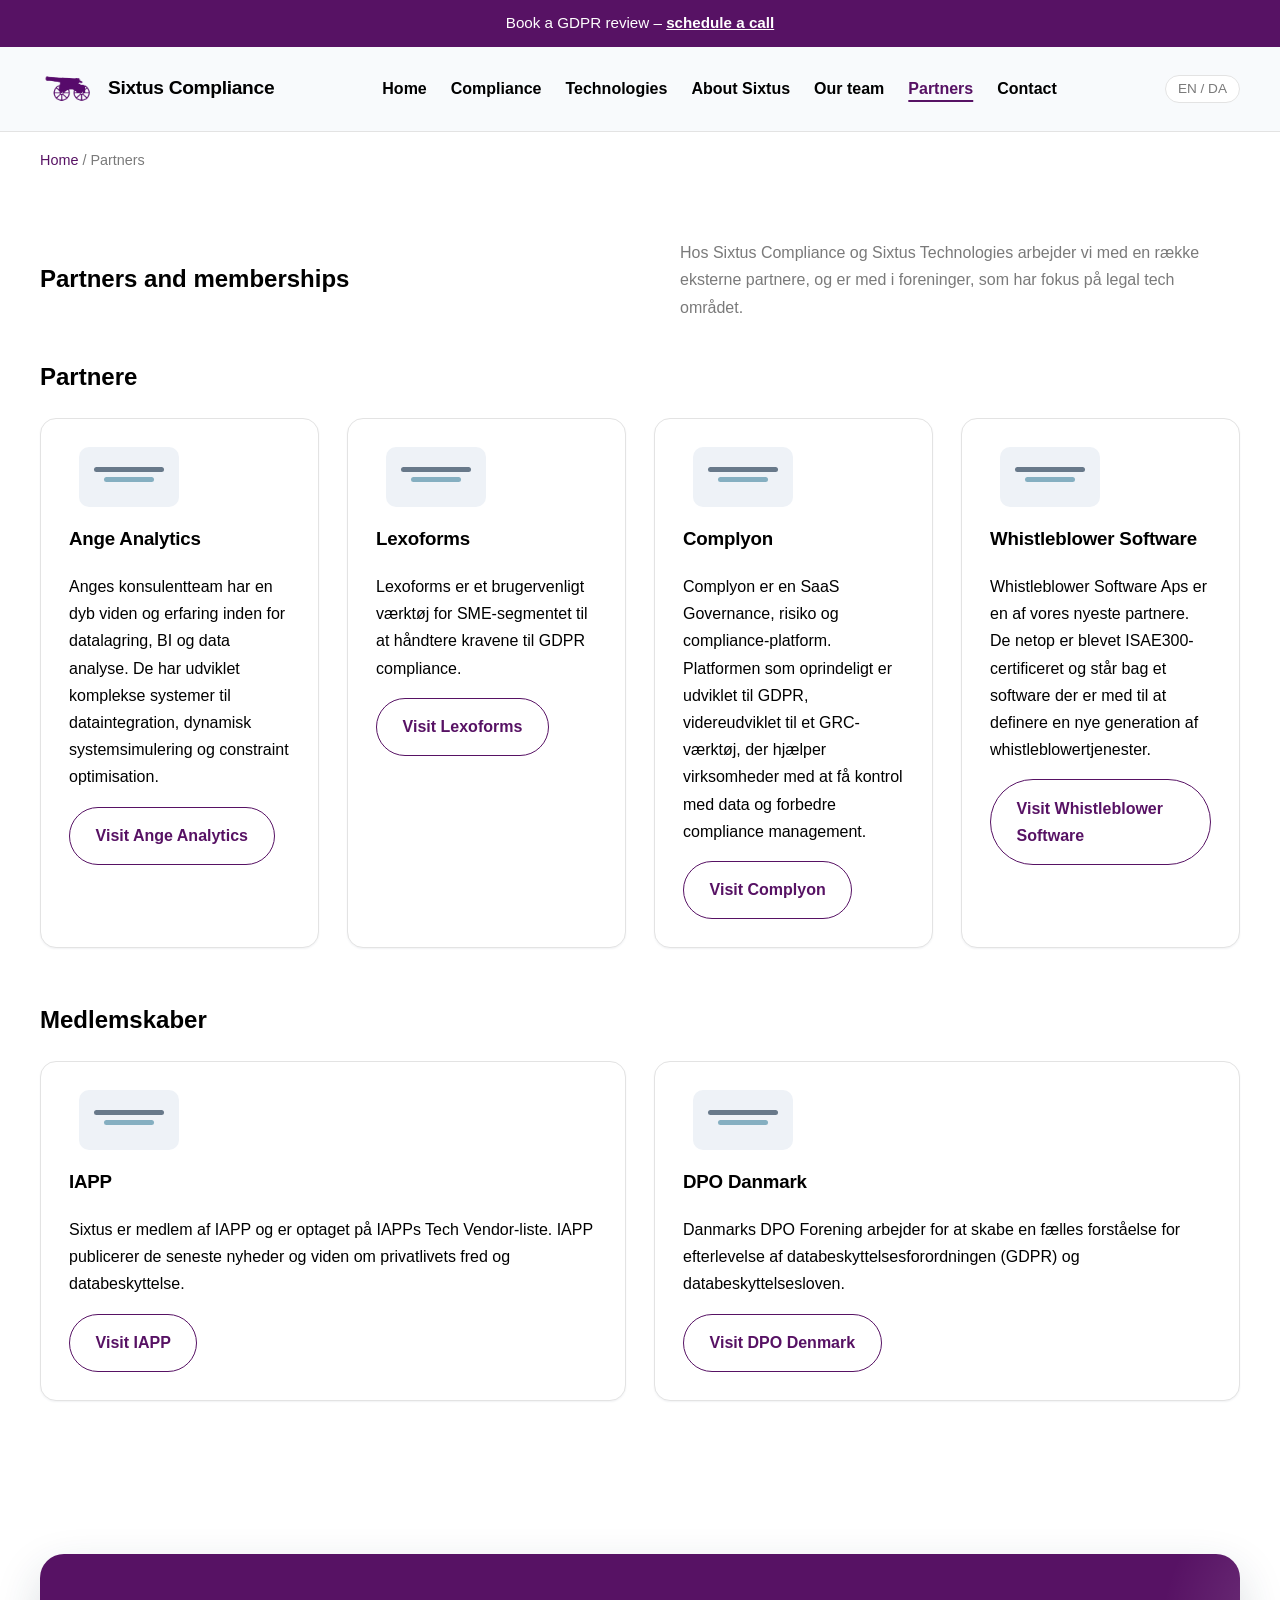
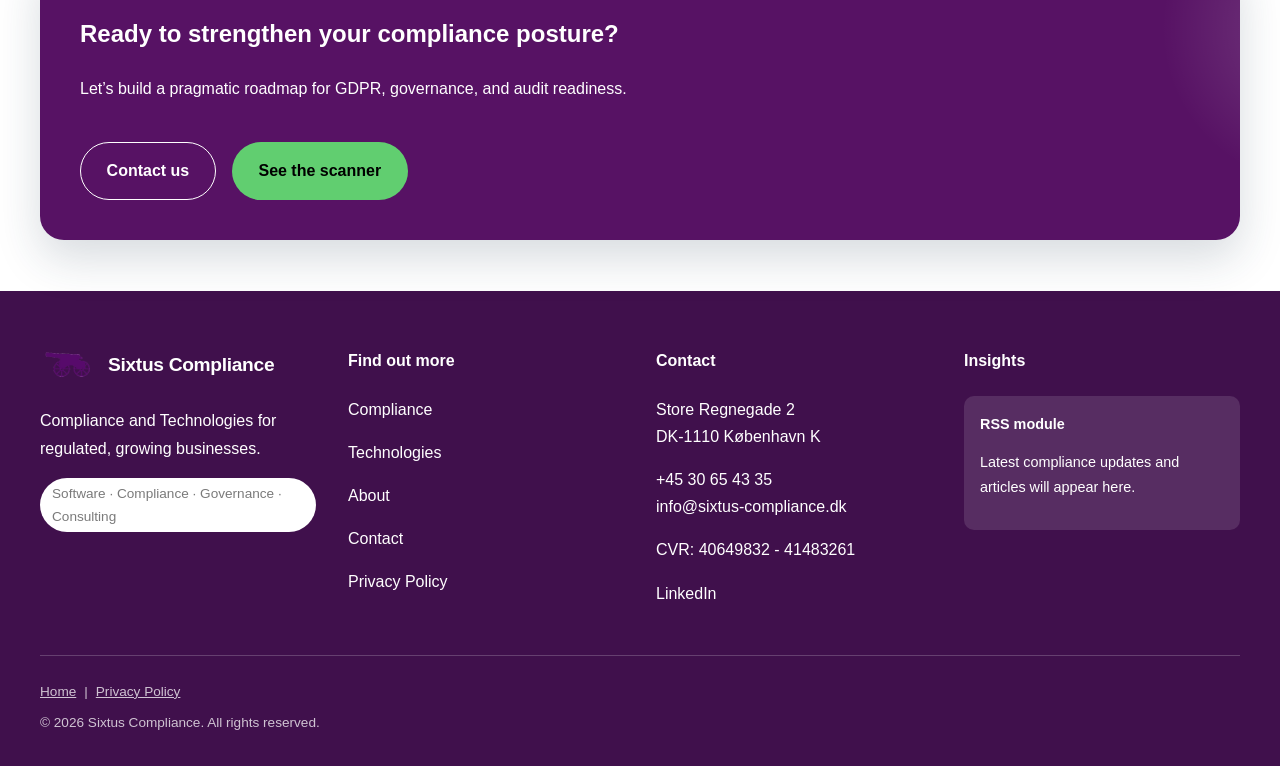
<file: partners.html>
<!DOCTYPE html>
<html lang="en">
<head>
  <meta charset="UTF-8">
  <meta name="viewport" content="width=device-width, initial-scale=1.0">
  <title>Partners – Sixtus Demo</title>
  <link rel="stylesheet" href="assets/css/styles.css">
  <link rel="icon" type="image/png" href="assets/images/cannon.png">
</head>
<body>
  <!-- Skip link for keyboard navigation -->
  <a class="skip-link" href="#content">Skip to content</a>
  <!-- Top announcement banner -->
  <div class="announcement">
    Book a GDPR review – <a href="contact.html">schedule a call</a>
  </div>

  <!-- Site header with logo, primary navigation, and language toggle -->
  <header class="site-header">
    <div class="container header-inner">
      <a class="logo" href="index.html">
  <img src="assets/images/cannon.png" alt="Sixtus logo" width="288" height="186" loading="lazy">
        <span>Sixtus Compliance</span>
      </a>

      <button class="nav-toggle" aria-label="Open menu" aria-expanded="false" data-nav-toggle>Menu</button>

      <nav class="primary-nav" aria-label="Primary">
        <ul>
          <li><a href="index.html">Home</a></li>
          <li class="nav-item">
            <a href="compliance.html">Compliance</a>
            <div class="dropdown">
              <a href="compliance.html#audit">Audit preparation</a>
              <a href="compliance.html#dpo">DPO as a Service</a>
              <a href="compliance.html#gdpr">GDPR & privacy projects</a>
              <a href="compliance.html#internal">Internal compliance & audit</a>
              <a href="compliance.html#lexoforms-details">Lexoforms</a>
              <a href="compliance.html#whistleblower-details">Whistleblower Software</a>
            </div>
          </li>
          <li class="nav-item">
            <a href="technologies.html">Technologies</a>
            <div class="dropdown">
              <a href="technologies.html#scanner">Sixtus Scanner</a>
              <a href="technologies.html#how">How it works</a>
            </div>
          </li>
          <li><a href="about.html">About Sixtus</a></li>
          <li><a href="team.html">Our team</a></li>
          <li><a href="partners.html">Partners</a></li>
          <li><a href="contact.html">Contact</a></li>
        </ul>
      </nav>

      <button class="lang-toggle" type="button" aria-label="Language switcher" aria-pressed="false" data-lang-toggle>EN / DA</button>
    </div>

    <div class="container mobile-panel" data-mobile-panel>
      <a href="index.html">Home</a>
      <a href="compliance.html">Compliance</a>
      <div class="sub-links">
        <a href="compliance.html#audit">Audit preparation</a>
        <a href="compliance.html#dpo">DPO as a Service</a>
        <a href="compliance.html#gdpr">GDPR & privacy projects</a>
        <a href="compliance.html#internal">Internal compliance & audit</a>
  <a href="compliance.html#lexoforms-details">Lexoforms</a>
  <a href="compliance.html#whistleblower-details">Whistleblower Software</a>
      </div>
      <a href="technologies.html">Technologies</a>
      <a href="about.html">About Sixtus</a>
      <a href="team.html">Our team</a>
      <a href="partners.html">Partners & memberships</a>
      <a href="contact.html">Contact</a>
    </div>
  </header>

  <!-- Main page content -->
  <main id="content">
    <!-- Breadcrumb trail -->
    <nav class="breadcrumbs" aria-label="Breadcrumb">
      <div class="container">
        <a href="index.html">Home</a>
        <span> / </span>
  <span data-lang-en="Partners" data-lang-da="Partnere">Partners</span>
      </div>
    </nav>

  <!-- Partner grid + memberships -->
  <section class="section">
      <div class="container">
        <div class="section-header">
          <h1 data-lang-en="Partners and memberships" data-lang-da="Partnere og medlemskaber">Partners and memberships</h1>
          <p data-lang-en="Hos Sixtus Compliance og Sixtus Technologies arbejder vi med en række eksterne partnere, og er med i foreninger, som har fokus på legal tech området." data-lang-da="Hos Sixtus Compliance og Sixtus Technologies arbejder vi med en række eksterne partnere, og er med i foreninger, som har fokus på legal tech området.">Hos Sixtus Compliance og Sixtus Technologies arbejder vi med en række eksterne partnere, og er med i foreninger, som har fokus på legal tech området.</p>
        </div>
        <h2 data-lang-en="Partnere" data-lang-da="Partnere">Partnere</h2>
        <div class="grid grid-3">
          <div class="card">
            <img src="assets/images/partners.svg" alt="Ange Analytics" width="120" height="60" loading="lazy">
            <h3 data-lang-en="Ange Analytics" data-lang-da="Ange Analytics">Ange Analytics</h3>
            <p data-lang-en="Anges konsulentteam har en dyb viden og erfaring inden for datalagring, BI og data analyse. De har udviklet komplekse systemer til dataintegration, dynamisk systemsimulering og constraint optimisation." data-lang-da="Anges konsulentteam har en dyb viden og erfaring inden for datalagring, BI og data analyse. De har udviklet komplekse systemer til dataintegration, dynamisk systemsimulering og constraint optimisation.">Anges konsulentteam har en dyb viden og erfaring inden for datalagring, BI og data analyse. De har udviklet komplekse systemer til dataintegration, dynamisk systemsimulering og constraint optimisation.</p>
            <a class="btn btn-secondary" href="https://ange.dk/index.html" target="_blank" rel="noopener" data-lang-en="Visit Ange Analytics" data-lang-da="Besøg Ange Analytics">Besøg Ange Analytics</a>
          </div>
          <div class="card">
            <img src="assets/images/partners.svg" alt="Lexoforms" width="120" height="60" loading="lazy">
            <h3 data-lang-en="Lexoforms" data-lang-da="Lexoforms">Lexoforms</h3>
            <p data-lang-en="Lexoforms er et brugervenligt værktøj for SME-segmentet til at håndtere kravene til GDPR compliance." data-lang-da="Lexoforms er et brugervenligt værktøj for SME-segmentet til at håndtere kravene til GDPR compliance.">Lexoforms er et brugervenligt værktøj for SME-segmentet til at håndtere kravene til GDPR compliance.</p>
            <a class="btn btn-secondary" href="https://lexoforms.com/" target="_blank" rel="noopener" data-lang-en="Visit Lexoforms" data-lang-da="Besøg Lexoforms">Besøg Lexoforms</a>
          </div>
          <div class="card">
            <img src="assets/images/partners.svg" alt="Complyon" width="120" height="60" loading="lazy">
            <h3 data-lang-en="Complyon" data-lang-da="Complyon">Complyon</h3>
            <p data-lang-en="Complyon er en SaaS Governance, risiko og compliance-platform. Platformen som oprindeligt er udviklet til GDPR, videreudviklet til et GRC-værktøj, der hjælper virksomheder med at få kontrol med data og forbedre compliance management." data-lang-da="Complyon er en SaaS Governance, risiko og compliance-platform. Platformen som oprindeligt er udviklet til GDPR, videreudviklet til et GRC-værktøj, der hjælper virksomheder med at få kontrol med data og forbedre compliance management.">Complyon er en SaaS Governance, risiko og compliance-platform. Platformen som oprindeligt er udviklet til GDPR, videreudviklet til et GRC-værktøj, der hjælper virksomheder med at få kontrol med data og forbedre compliance management.</p>
            <a class="btn btn-secondary" href="https://complyon.com/" target="_blank" rel="noopener" data-lang-en="Visit Complyon" data-lang-da="Besøg Complyon">Besøg Complyon</a>
          </div>
          <div class="card">
            <img src="assets/images/partners.svg" alt="Whistleblower Software" width="120" height="60" loading="lazy">
            <h3 data-lang-en="Whistleblower Software" data-lang-da="Whistleblower Software">Whistleblower Software</h3>
            <p data-lang-en="Whistleblower Software Aps er en af vores nyeste partnere. De netop er blevet ISAE300-certificeret og står bag et software der er med til at definere en nye generation af whistleblowertjenester." data-lang-da="Whistleblower Software Aps er en af vores nyeste partnere. De netop er blevet ISAE300-certificeret og står bag et software der er med til at definere en nye generation af whistleblowertjenester.">Whistleblower Software Aps er en af vores nyeste partnere. De netop er blevet ISAE300-certificeret og står bag et software der er med til at definere en nye generation af whistleblowertjenester.</p>
            <a class="btn btn-secondary" href="https://whistleblowersoftware.com/da" target="_blank" rel="noopener" data-lang-en="Visit Whistleblower Software" data-lang-da="Besøg Whistleblower Software">Besøg Whistleblower Software</a>
          </div>
        </div>

        <div class="section section-spaced">
          <h2 data-lang-en="Medlemskaber" data-lang-da="Medlemskaber">Medlemskaber</h2>
          <div class="grid grid-3">
            <div class="card">
              <img src="assets/images/partners.svg" alt="IAPP" width="120" height="60" loading="lazy">
              <h3 data-lang-en="IAPP" data-lang-da="IAPP">IAPP</h3>
              <p data-lang-en="Sixtus er medlem af IAPP og er optaget på IAPPs Tech Vendor-liste. IAPP publicerer de seneste nyheder og viden om privatlivets fred og databeskyttelse." data-lang-da="Sixtus er medlem af IAPP og er optaget på IAPPs Tech Vendor-liste. IAPP publicerer de seneste nyheder og viden om privatlivets fred og databeskyttelse.">Sixtus er medlem af IAPP og er optaget på IAPPs Tech Vendor-liste. IAPP publicerer de seneste nyheder og viden om privatlivets fred og databeskyttelse.</p>
              <a class="btn btn-secondary" href="https://iapp.org/" target="_blank" rel="noopener" data-lang-en="Visit IAPP" data-lang-da="Besøg IAPP">Besøg IAPP</a>
            </div>
            <div class="card">
              <img src="assets/images/partners.svg" alt="DPO Danmark" width="120" height="60" loading="lazy">
              <h3 data-lang-en="DPO Danmark" data-lang-da="DPO Danmark">DPO Danmark</h3>
              <p data-lang-en="Danmarks DPO Forening arbejder for at skabe en fælles forståelse for efterlevelse af databeskyttelsesforordningen (GDPR) og databeskyttelsesloven." data-lang-da="Danmarks DPO Forening arbejder for at skabe en fælles forståelse for efterlevelse af databeskyttelsesforordningen (GDPR) og databeskyttelsesloven.">Danmarks DPO Forening arbejder for at skabe en fælles forståelse for efterlevelse af databeskyttelsesforordningen (GDPR) og databeskyttelsesloven.</p>
              <a class="btn btn-secondary" href="https://www.danmarksdpoforening.dk/" target="_blank" rel="noopener" data-lang-en="Visit DPO Denmark" data-lang-da="Besøg DPO Danmark">Besøg DPO Danmark</a>
            </div>
          </div>
        </div>
      </div>
    </section>

  <!-- Page-level CTA panel -->
  <section class="section">
      <div class="container">
        <div class="cta-panel">
          <div>
            <h2 data-lang-en="Ready to strengthen your compliance posture?" data-lang-da="Klar til at styrke jeres compliance?">Ready to strengthen your compliance posture?</h2>
            <p data-lang-en="Let’s build a pragmatic roadmap for GDPR, governance, and audit readiness." data-lang-da="Lad os bygge et pragmatisk roadmap for GDPR, governance og audit-readiness.">Let’s build a pragmatic roadmap for GDPR, governance, and audit readiness.</p>
          </div>
          <div class="button-group">
            <a class="btn btn-secondary" href="contact.html" data-lang-en="Contact us" data-lang-da="Kontakt os">Contact us</a>
            <a class="btn btn-accent" href="technologies.html" data-lang-en="See the scanner" data-lang-da="Se scanneren">See the scanner</a>
          </div>
        </div>
      </div>
    </section>
  </main>

  <!-- Global footer -->
  <footer>
    <div class="container footer-grid">
      <div>
        <a class="logo" href="index.html">
          <img src="assets/images/cannon.png" alt="Sixtus logo" width="288" height="186" loading="lazy">
          <span>Sixtus Compliance</span>
        </a>
        <p>Compliance and Technologies for regulated, growing businesses.</p>
        <div class="badge">Software · Compliance · Governance · Consulting</div>
      </div>
      <div>
        <h4>Find out more</h4>
        <p><a href="compliance.html">Compliance</a></p>
        <p><a href="technologies.html">Technologies</a></p>
        <p><a href="about.html">About</a></p>
        <p><a href="contact.html">Contact</a></p>
        <p><a href="privacy-policy.html">Privacy Policy</a></p>
      </div>
      <div>
        <h4>Contact</h4>
        <p>Store Regnegade 2<br>DK-1110 København K</p>
        <p>+45 30 65 43 35<br>
        <a href="mailto:info@sixtus-compliance.dk">info@sixtus-compliance.dk</a></p>
    <p>CVR: 40649832 - 41483261</p>
  <p><a href="https://www.linkedin.com/company/sixtus-group/posts/?feedView=all" target="_blank" rel="noopener">LinkedIn</a></p>
      </div>
      <div>
        <h4>Insights</h4>
        <div class="rss-placeholder">
          <strong>RSS module</strong>
          <p>Latest compliance updates and articles will appear here.</p>
        </div>
      </div>
    </div>

    <div class="container footer-bottom">
      <div class="footer-links">
        <a href="index.html" data-lang-en="Home" data-lang-da="Hjem">Hjem</a>
        <span>|</span>
        <a href="privacy-policy.html" data-lang-en="Privacy Policy" data-lang-da="Privacy Policy">Privacy Policy</a>
      </div>
      <span>© 2026 Sixtus Compliance. All rights reserved.</span>
    </div>
  </footer>

  <script src="assets/js/main.js"></script>
</body>
</html>
</file>
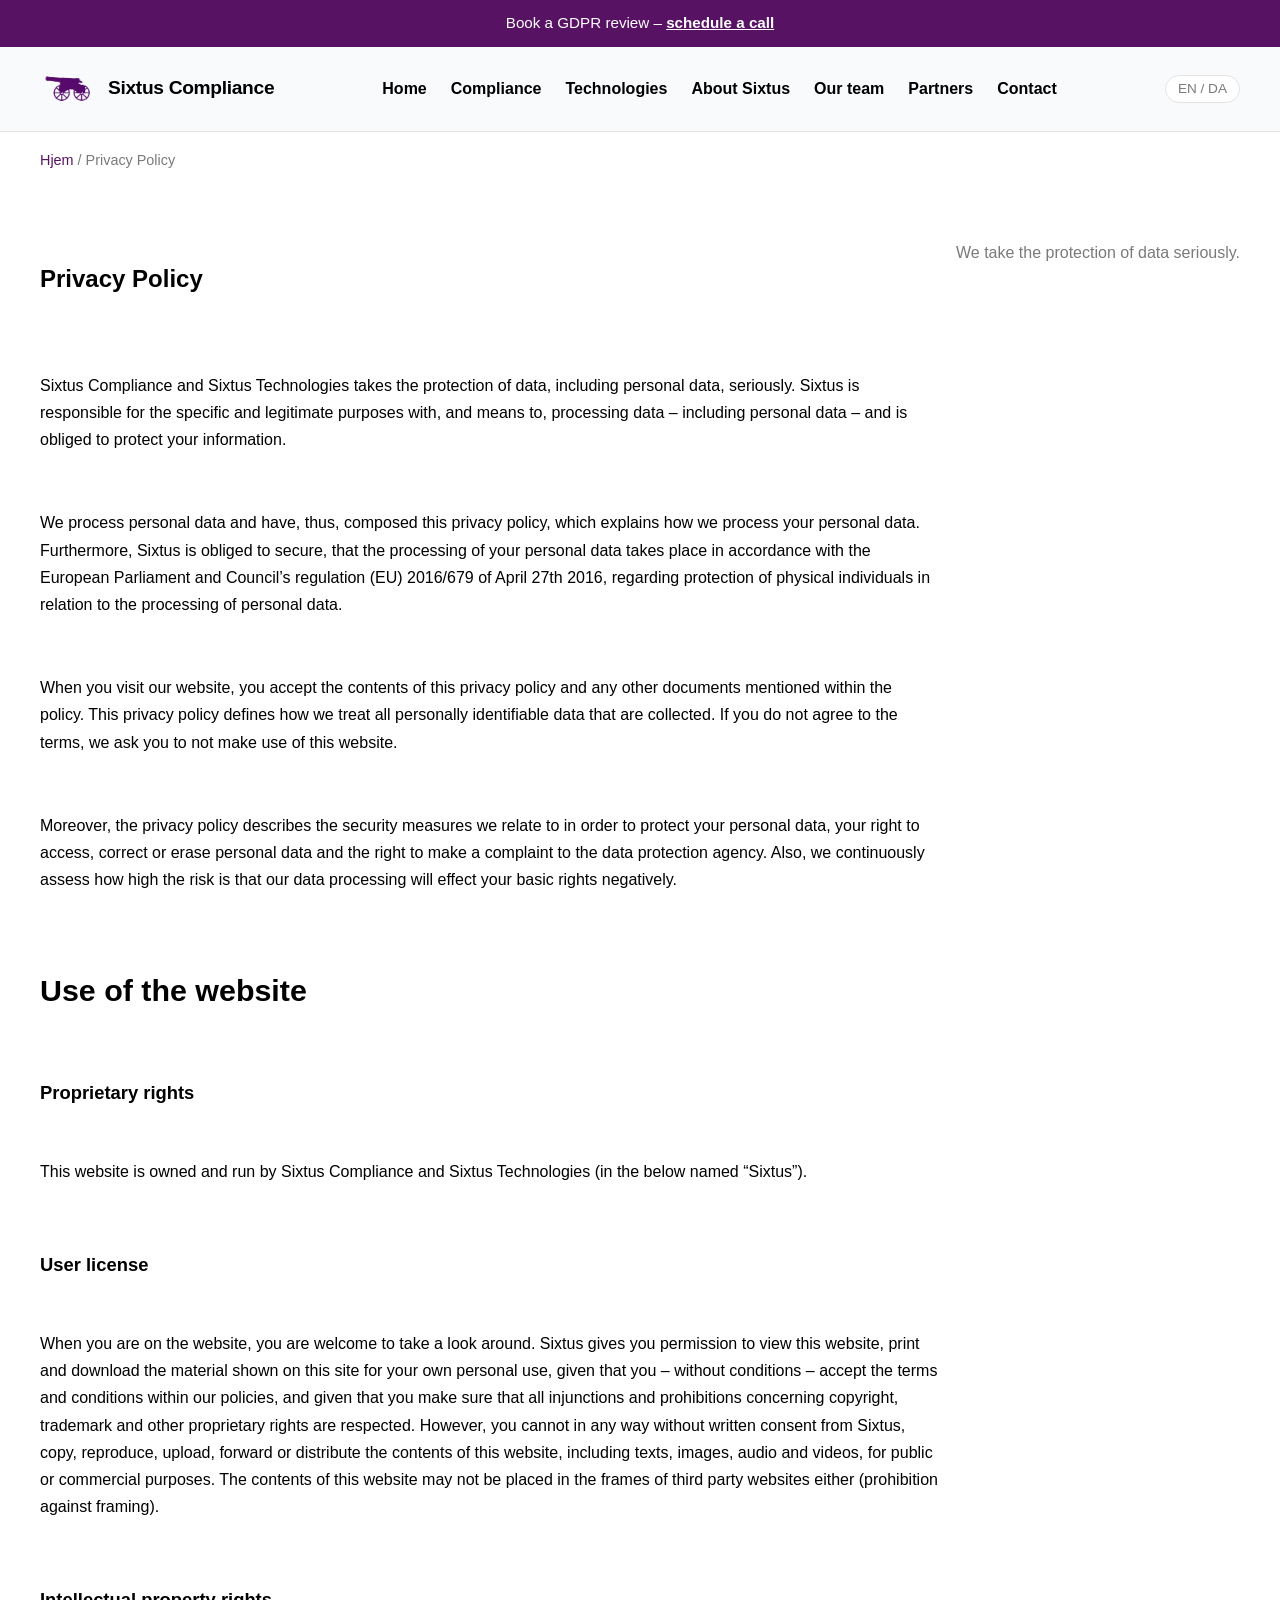
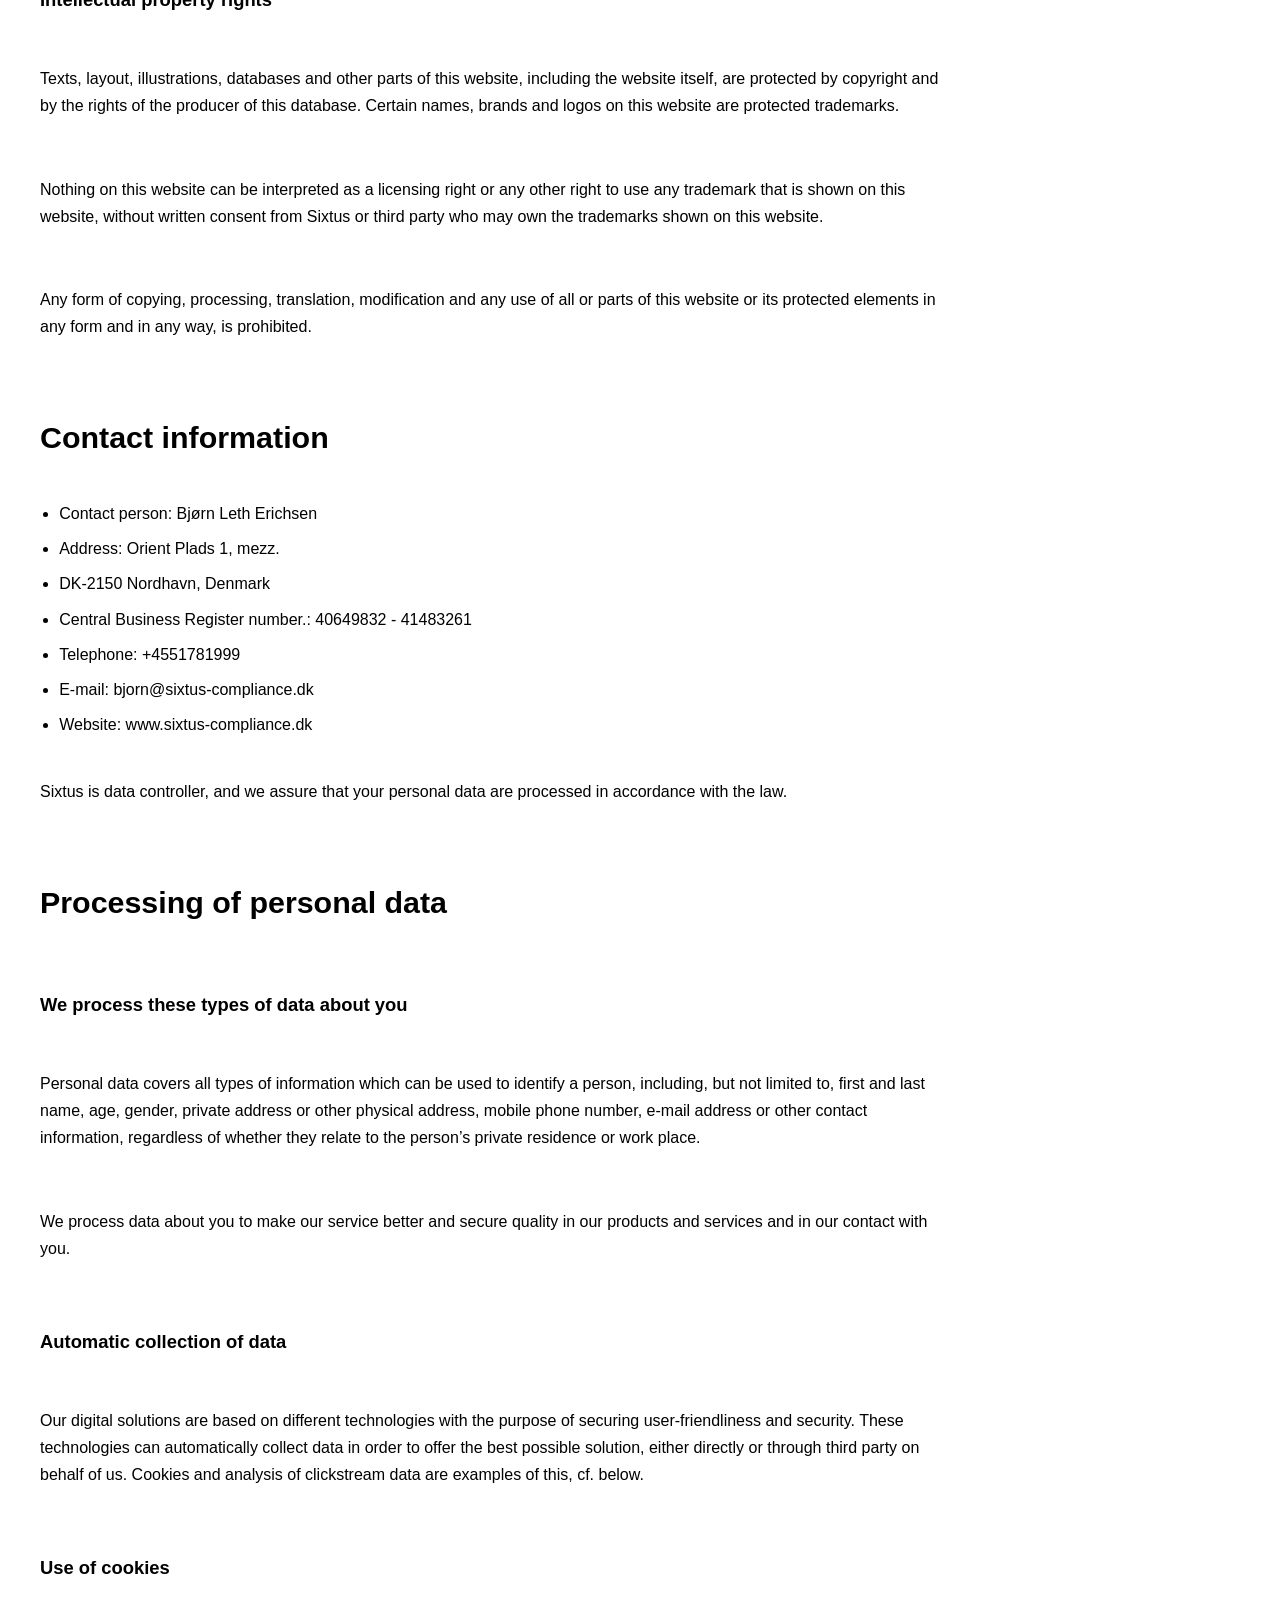
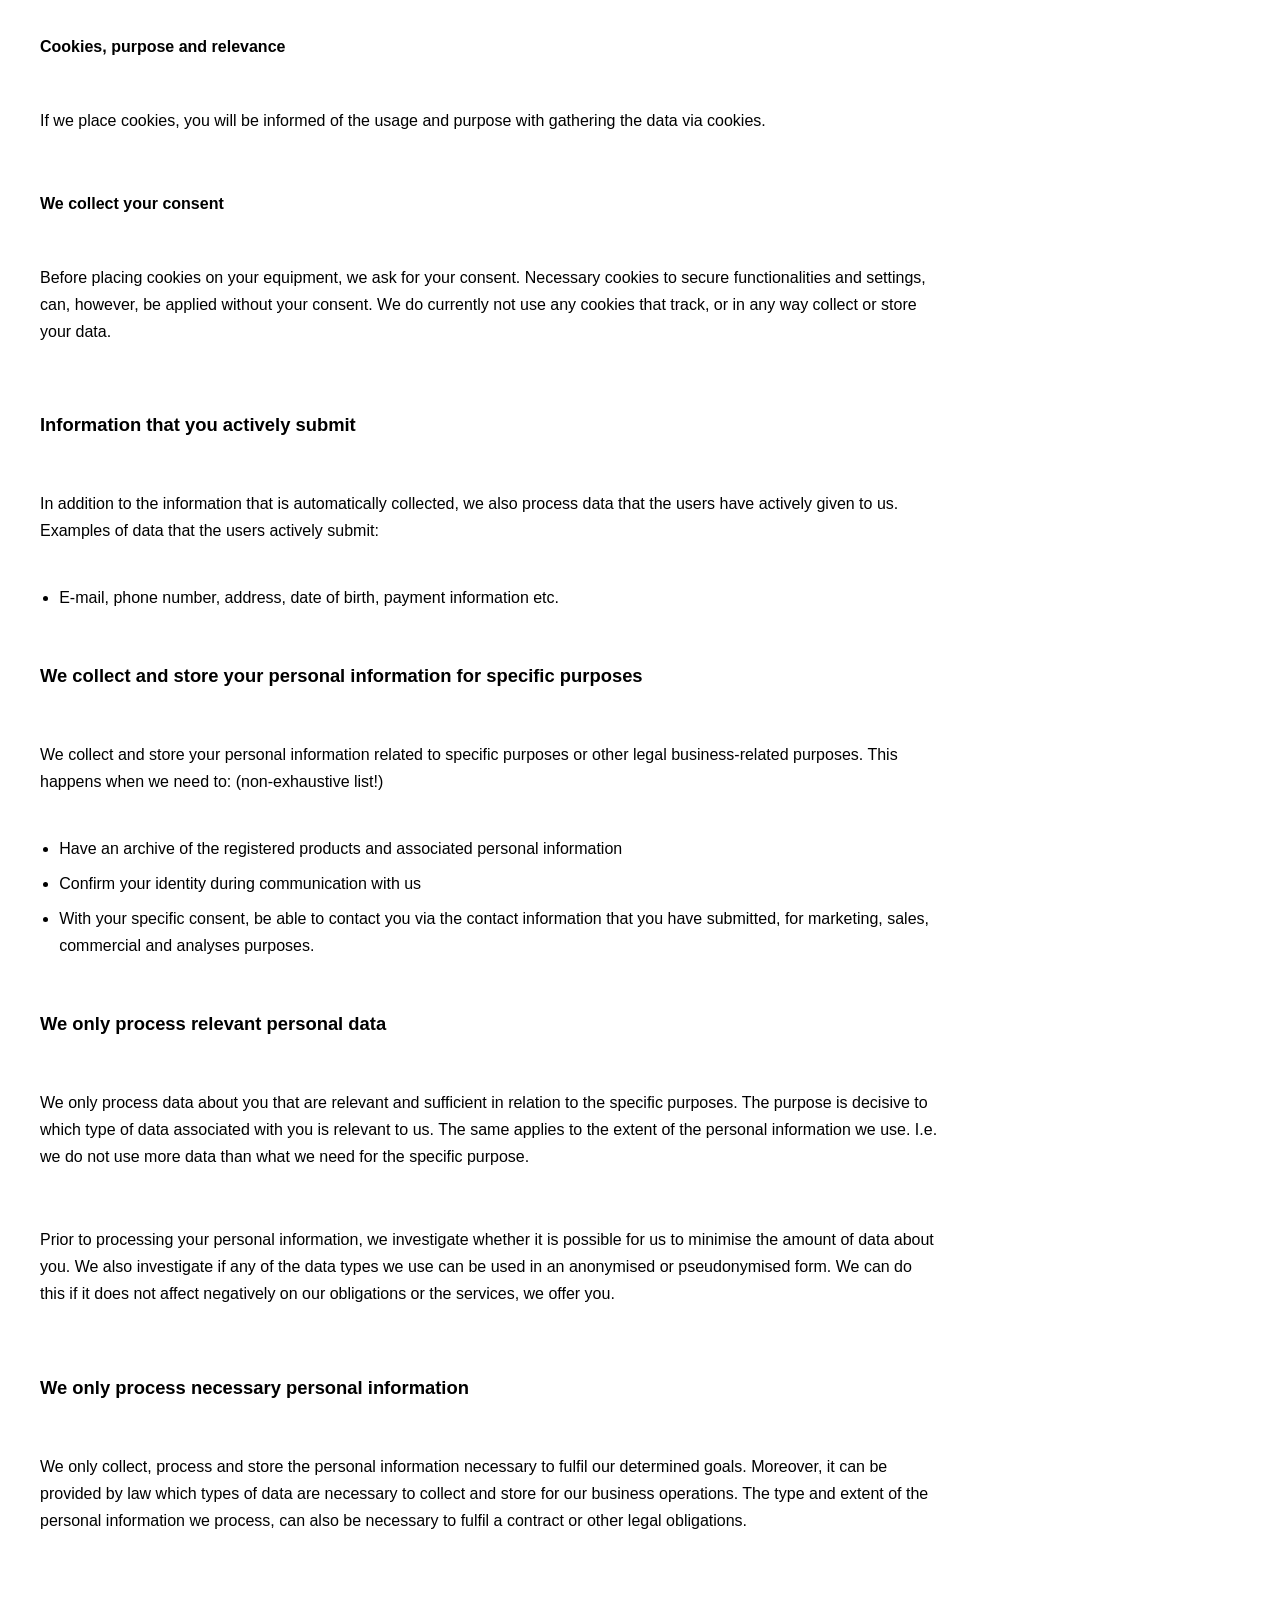
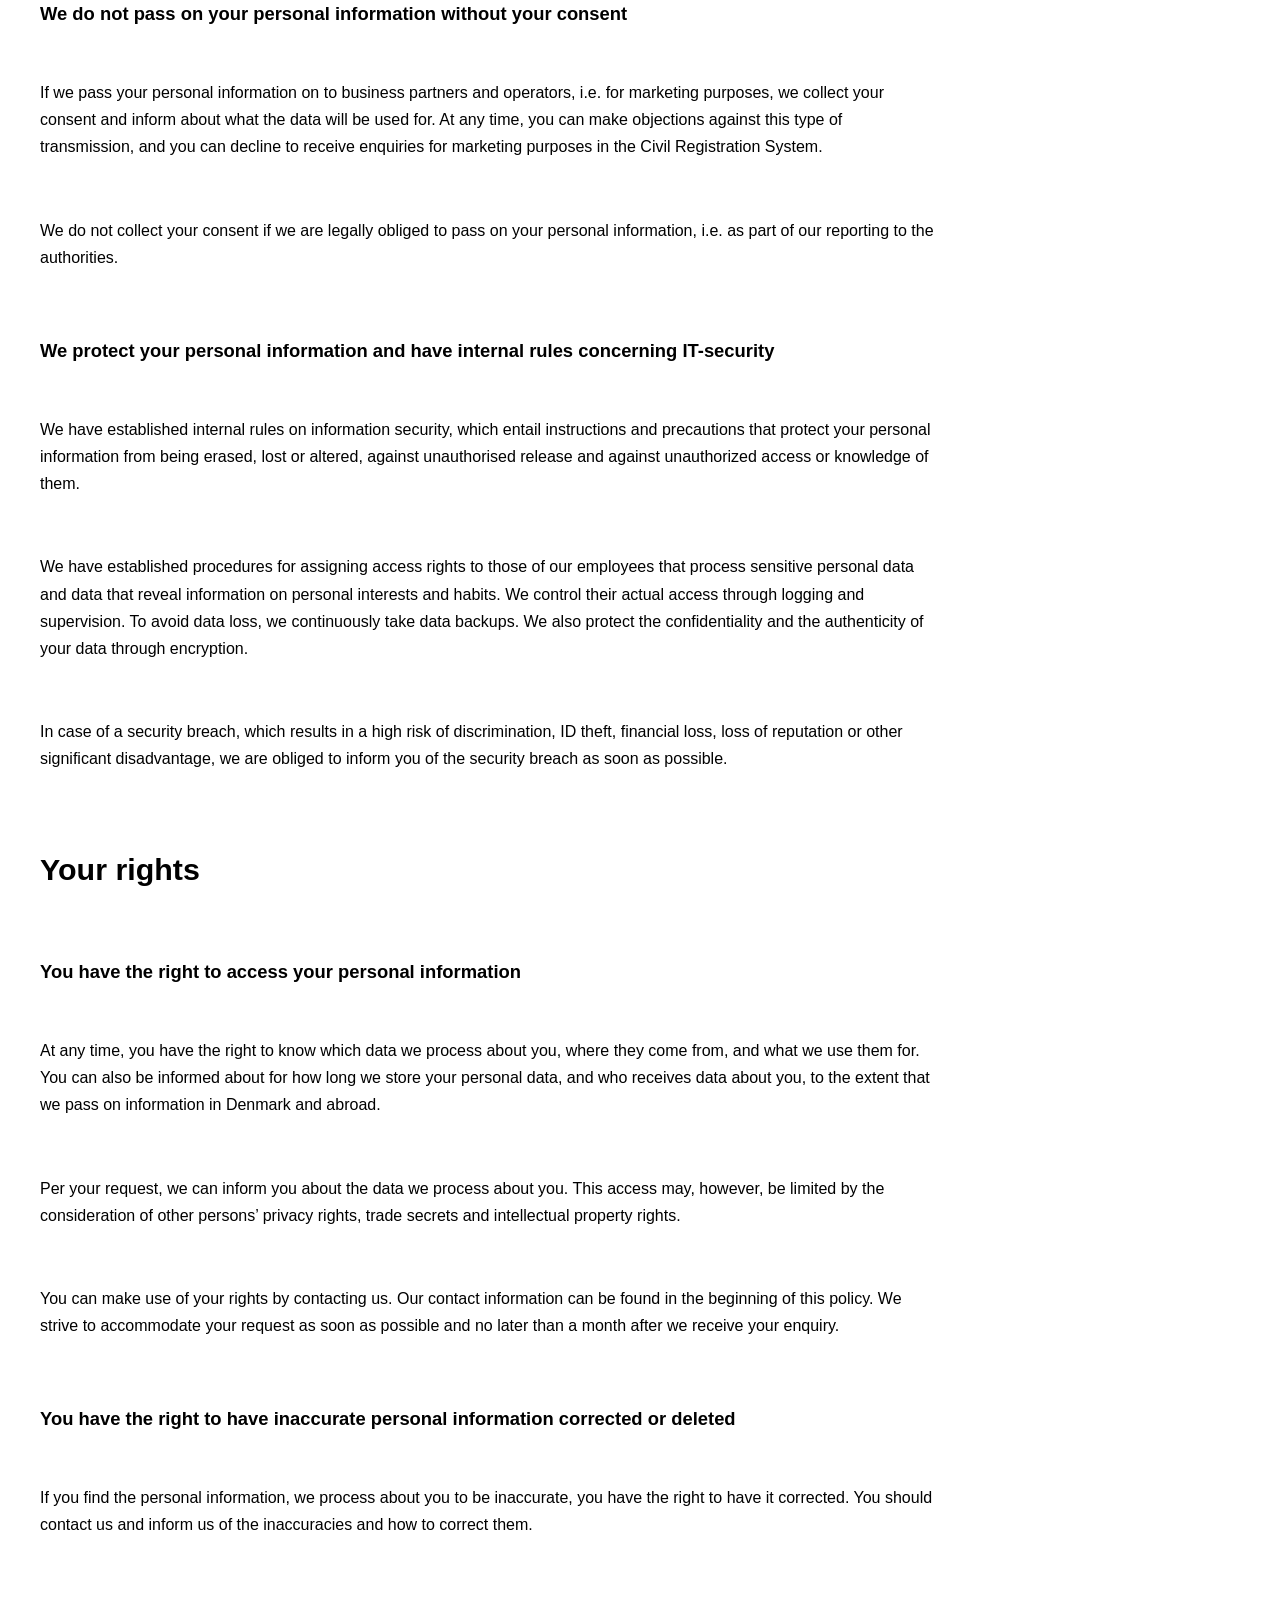
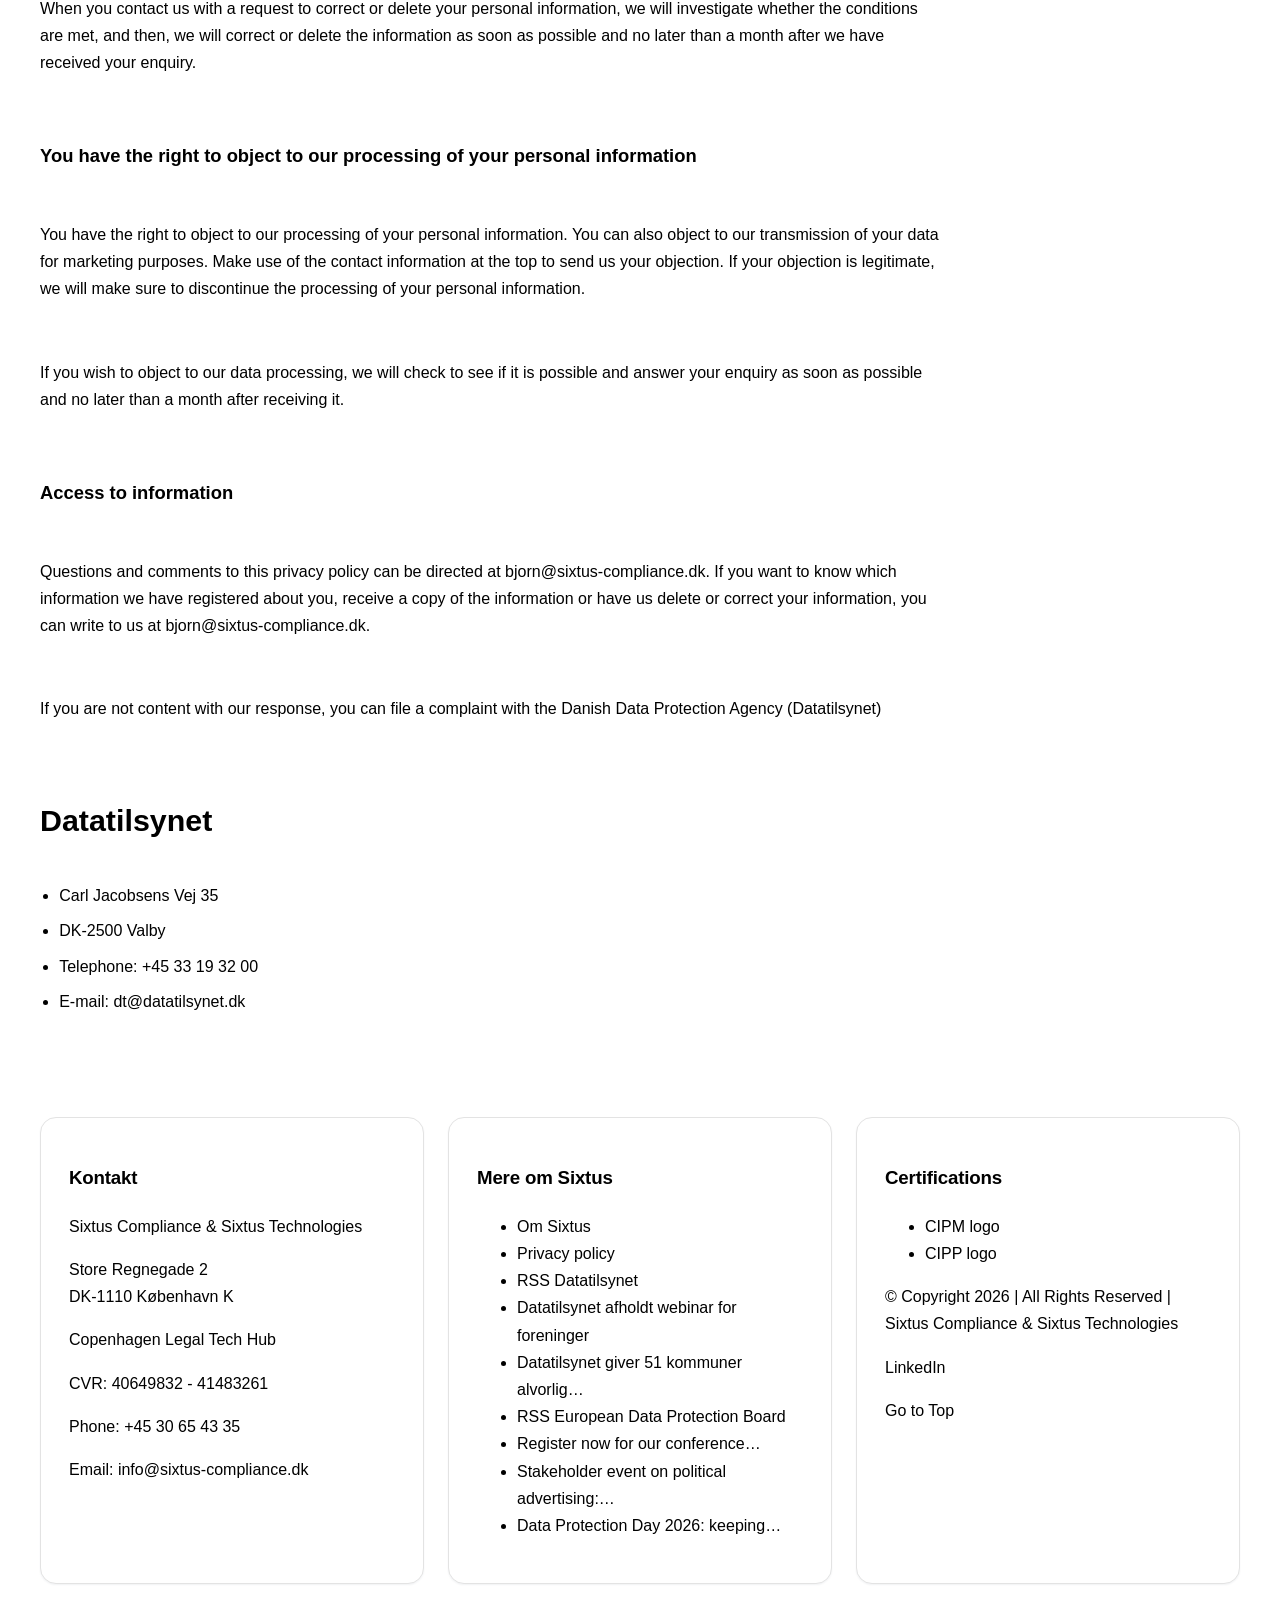
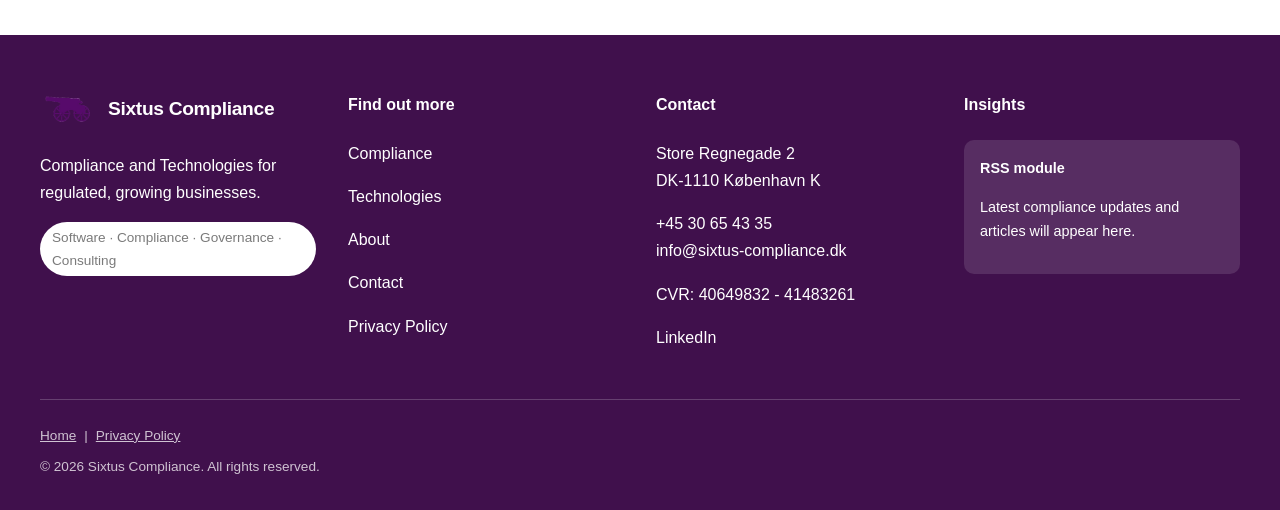
<file: privacy-policy.html>
<!DOCTYPE html>
<html lang="en">
<head>
  <meta charset="UTF-8">
  <meta name="viewport" content="width=device-width, initial-scale=1.0">
  <title>Privacy Policy – Sixtus Demo</title>
  <link rel="stylesheet" href="assets/css/styles.css">
  <link rel="icon" type="image/png" href="assets/images/cannon.png">
</head>
<body>
  <!-- Skip link for keyboard navigation -->
  <a class="skip-link" href="#content">Skip to content</a>
  <!-- Top announcement banner -->
  <div class="announcement">
    Book a GDPR review – <a href="contact.html">schedule a call</a>
  </div>

  <!-- Site header with logo, primary navigation, and language toggle -->
  <header class="site-header">
    <div class="container header-inner">
      <a class="logo" href="index.html">
  <img src="assets/images/cannon.png" alt="Sixtus logo" width="288" height="186" loading="lazy">
        <span>Sixtus Compliance</span>
      </a>

      <button class="nav-toggle" aria-label="Open menu" aria-expanded="false" data-nav-toggle>Menu</button>

      <nav class="primary-nav" aria-label="Primary">
        <ul>
          <li><a href="index.html">Home</a></li>
          <li class="nav-item">
            <a href="compliance.html">Compliance</a>
            <div class="dropdown">
              <a href="compliance.html#audit">Audit preparation</a>
              <a href="compliance.html#dpo">DPO as a Service</a>
              <a href="compliance.html#gdpr">GDPR & privacy projects</a>
              <a href="compliance.html#internal">Internal compliance & audit</a>
              <a href="compliance.html#lexoforms-details">Lexoforms</a>
              <a href="compliance.html#whistleblower-details">Whistleblower Software</a>
            </div>
          </li>
          <li class="nav-item">
            <a href="technologies.html">Technologies</a>
            <div class="dropdown">
              <a href="technologies.html#scanner">Sixtus Scanner</a>
              <a href="technologies.html#how">How it works</a>
            </div>
          </li>
          <li><a href="about.html">About Sixtus</a></li>
          <li><a href="team.html">Our team</a></li>
          <li><a href="partners.html">Partners</a></li>
          <li><a href="contact.html">Contact</a></li>
        </ul>
      </nav>

      <button class="lang-toggle" type="button" aria-label="Language switcher" aria-pressed="false" data-lang-toggle>EN / DA</button>
    </div>

    <div class="container mobile-panel" data-mobile-panel>
      <a href="index.html">Home</a>
      <a href="compliance.html">Compliance</a>
      <div class="sub-links">
        <a href="compliance.html#audit">Audit preparation</a>
        <a href="compliance.html#dpo">DPO as a Service</a>
        <a href="compliance.html#gdpr">GDPR & privacy projects</a>
        <a href="compliance.html#internal">Internal compliance & audit</a>
  <a href="compliance.html#lexoforms-details">Lexoforms</a>
  <a href="compliance.html#whistleblower-details">Whistleblower Software</a>
      </div>
      <a href="technologies.html">Technologies</a>
      <a href="about.html">About Sixtus</a>
      <a href="team.html">Our team</a>
      <a href="partners.html">Partners & memberships</a>
      <a href="contact.html">Contact</a>
    </div>
  </header>

  <!-- Main page content -->
  <main id="content">
    <!-- Breadcrumb trail -->
    <nav class="breadcrumbs" aria-label="Breadcrumb">
      <div class="container">
        <a href="index.html">Hjem</a>
        <span> / </span>
        <span data-lang-en="Privacy Policy" data-lang-da="Privacy Policy">Privacy Policy</span>
      </div>
    </nav>

  <!-- Legal content blocks -->
  <section class="section">
      <div class="container">
        <div class="section-header">
          <h1 data-lang-en="Privacy Policy" data-lang-da="Privacy Policy">Privacy Policy</h1>
          <p data-lang-en="We take the protection of data seriously." data-lang-da="We take the protection of data seriously.">We take the protection of data seriously.</p>
        </div>

        <div class="legal-content">
          <p data-lang-en="Sixtus Compliance and Sixtus Technologies takes the protection of data, including personal data, seriously. Sixtus is responsible for the specific and legitimate purposes with, and means to, processing data – including personal data – and is obliged to protect your information." data-lang-da="Sixtus Compliance and Sixtus Technologies takes the protection of data, including personal data, seriously. Sixtus is responsible for the specific and legitimate purposes with, and means to, processing data – including personal data – and is obliged to protect your information.">Sixtus Compliance and Sixtus Technologies takes the protection of data, including personal data, seriously. Sixtus is responsible for the specific and legitimate purposes with, and means to, processing data – including personal data – and is obliged to protect your information.</p>
          <p data-lang-en="We process personal data and have, thus, composed this privacy policy, which explains how we process your personal data. Furthermore, Sixtus is obliged to secure, that the processing of your personal data takes place in accordance with the European Parliament and Council’s regulation (EU) 2016/679 of April 27th 2016, regarding protection of physical individuals in relation to the processing of personal data." data-lang-da="We process personal data and have, thus, composed this privacy policy, which explains how we process your personal data. Furthermore, Sixtus is obliged to secure, that the processing of your personal data takes place in accordance with the European Parliament and Council’s regulation (EU) 2016/679 of April 27th 2016, regarding protection of physical individuals in relation to the processing of personal data.">We process personal data and have, thus, composed this privacy policy, which explains how we process your personal data. Furthermore, Sixtus is obliged to secure, that the processing of your personal data takes place in accordance with the European Parliament and Council’s regulation (EU) 2016/679 of April 27th 2016, regarding protection of physical individuals in relation to the processing of personal data.</p>
          <p data-lang-en="When you visit our website, you accept the contents of this privacy policy and any other documents mentioned within the policy. This privacy policy defines how we treat all personally identifiable data that are collected. If you do not agree to the terms, we ask you to not make use of this website." data-lang-da="When you visit our website, you accept the contents of this privacy policy and any other documents mentioned within the policy. This privacy policy defines how we treat all personally identifiable data that are collected. If you do not agree to the terms, we ask you to not make use of this website.">When you visit our website, you accept the contents of this privacy policy and any other documents mentioned within the policy. This privacy policy defines how we treat all personally identifiable data that are collected. If you do not agree to the terms, we ask you to not make use of this website.</p>
          <p data-lang-en="Moreover, the privacy policy describes the security measures we relate to in order to protect your personal data, your right to access, correct or erase personal data and the right to make a complaint to the data protection agency. Also, we continuously assess how high the risk is that our data processing will effect your basic rights negatively." data-lang-da="Moreover, the privacy policy describes the security measures we relate to in order to protect your personal data, your right to access, correct or erase personal data and the right to make a complaint to the data protection agency. Also, we continuously assess how high the risk is that our data processing will effect your basic rights negatively.">Moreover, the privacy policy describes the security measures we relate to in order to protect your personal data, your right to access, correct or erase personal data and the right to make a complaint to the data protection agency. Also, we continuously assess how high the risk is that our data processing will effect your basic rights negatively.</p>

          <h2 data-lang-en="Use of the website" data-lang-da="Use of the website">Use of the website</h2>
          <h3 data-lang-en="Proprietary rights" data-lang-da="Proprietary rights">Proprietary rights</h3>
          <p data-lang-en="This website is owned and run by Sixtus Compliance and Sixtus Technologies (in the below named “Sixtus”)." data-lang-da="This website is owned and run by Sixtus Compliance and Sixtus Technologies (in the below named “Sixtus”).">This website is owned and run by Sixtus Compliance and Sixtus Technologies (in the below named “Sixtus”).</p>
          <h3 data-lang-en="User license" data-lang-da="User license">User license</h3>
          <p data-lang-en="When you are on the website, you are welcome to take a look around. Sixtus gives you permission to view this website, print and download the material shown on this site for your own personal use, given that you – without conditions – accept the terms and conditions within our policies, and given that you make sure that all injunctions and prohibitions concerning copyright, trademark and other proprietary rights are respected. However, you cannot in any way without written consent from Sixtus, copy, reproduce, upload, forward or distribute the contents of this website, including texts, images, audio and videos, for public or commercial purposes. The contents of this website may not be placed in the frames of third party websites either (prohibition against framing)." data-lang-da="When you are on the website, you are welcome to take a look around. Sixtus gives you permission to view this website, print and download the material shown on this site for your own personal use, given that you – without conditions – accept the terms and conditions within our policies, and given that you make sure that all injunctions and prohibitions concerning copyright, trademark and other proprietary rights are respected. However, you cannot in any way without written consent from Sixtus, copy, reproduce, upload, forward or distribute the contents of this website, including texts, images, audio and videos, for public or commercial purposes. The contents of this website may not be placed in the frames of third party websites either (prohibition against framing).">When you are on the website, you are welcome to take a look around. Sixtus gives you permission to view this website, print and download the material shown on this site for your own personal use, given that you – without conditions – accept the terms and conditions within our policies, and given that you make sure that all injunctions and prohibitions concerning copyright, trademark and other proprietary rights are respected. However, you cannot in any way without written consent from Sixtus, copy, reproduce, upload, forward or distribute the contents of this website, including texts, images, audio and videos, for public or commercial purposes. The contents of this website may not be placed in the frames of third party websites either (prohibition against framing).</p>
          <h3 data-lang-en="Intellectual property rights" data-lang-da="Intellectual property rights">Intellectual property rights</h3>
          <p data-lang-en="Texts, layout, illustrations, databases and other parts of this website, including the website itself, are protected by copyright and by the rights of the producer of this database. Certain names, brands and logos on this website are protected trademarks." data-lang-da="Texts, layout, illustrations, databases and other parts of this website, including the website itself, are protected by copyright and by the rights of the producer of this database. Certain names, brands and logos on this website are protected trademarks.">Texts, layout, illustrations, databases and other parts of this website, including the website itself, are protected by copyright and by the rights of the producer of this database. Certain names, brands and logos on this website are protected trademarks.</p>
          <p data-lang-en="Nothing on this website can be interpreted as a licensing right or any other right to use any trademark that is shown on this website, without written consent from Sixtus or third party who may own the trademarks shown on this website." data-lang-da="Nothing on this website can be interpreted as a licensing right or any other right to use any trademark that is shown on this website, without written consent from Sixtus or third party who may own the trademarks shown on this website.">Nothing on this website can be interpreted as a licensing right or any other right to use any trademark that is shown on this website, without written consent from Sixtus or third party who may own the trademarks shown on this website.</p>
          <p data-lang-en="Any form of copying, processing, translation, modification and any use of all or parts of this website or its protected elements in any form and in any way, is prohibited." data-lang-da="Any form of copying, processing, translation, modification and any use of all or parts of this website or its protected elements in any form and in any way, is prohibited.">Any form of copying, processing, translation, modification and any use of all or parts of this website or its protected elements in any form and in any way, is prohibited.</p>

          <h2 data-lang-en="Contact information" data-lang-da="Contact information">Contact information</h2>
          <ul>
            <li data-lang-en="Contact person: Bjørn Leth Erichsen" data-lang-da="Contact person: Bjørn Leth Erichsen">Contact person: Bjørn Leth Erichsen</li>
            <li data-lang-en="Address: Orient Plads 1, mezz." data-lang-da="Address: Orient Plads 1, mezz.">Address: Orient Plads 1, mezz.</li>
            <li data-lang-en="DK-2150 Nordhavn, Denmark" data-lang-da="DK-2150 Nordhavn, Denmark">DK-2150 Nordhavn, Denmark</li>
            <li data-lang-en="Central Business Register number.: 40649832 - 41483261" data-lang-da="Central Business Register number.: 40649832 - 41483261">Central Business Register number.: 40649832 - 41483261</li>
            <li data-lang-en="Telephone: +4551781999" data-lang-da="Telephone: +4551781999">Telephone: +4551781999</li>
            <li data-lang-en="E-mail: bjorn@sixtus-compliance.dk" data-lang-da="E-mail: bjorn@sixtus-compliance.dk">E-mail: bjorn@sixtus-compliance.dk</li>
            <li data-lang-en="Website: www.sixtus-compliance.dk" data-lang-da="Website: www.sixtus-compliance.dk">Website: www.sixtus-compliance.dk</li>
          </ul>
          <p data-lang-en="Sixtus is data controller, and we assure that your personal data are processed in accordance with the law." data-lang-da="Sixtus is data controller, and we assure that your personal data are processed in accordance with the law.">Sixtus is data controller, and we assure that your personal data are processed in accordance with the law.</p>

          <h2 data-lang-en="Processing of personal data" data-lang-da="Processing of personal data">Processing of personal data</h2>
          <h3 data-lang-en="We process these types of data about you" data-lang-da="We process these types of data about you">We process these types of data about you</h3>
          <p data-lang-en="Personal data covers all types of information which can be used to identify a person, including, but not limited to, first and last name, age, gender, private address or other physical address, mobile phone number, e-mail address or other contact information, regardless of whether they relate to the person’s private residence or work place." data-lang-da="Personal data covers all types of information which can be used to identify a person, including, but not limited to, first and last name, age, gender, private address or other physical address, mobile phone number, e-mail address or other contact information, regardless of whether they relate to the person’s private residence or work place.">Personal data covers all types of information which can be used to identify a person, including, but not limited to, first and last name, age, gender, private address or other physical address, mobile phone number, e-mail address or other contact information, regardless of whether they relate to the person’s private residence or work place.</p>
          <p data-lang-en="We process data about you to make our service better and secure quality in our products and services and in our contact with you." data-lang-da="We process data about you to make our service better and secure quality in our products and services and in our contact with you.">We process data about you to make our service better and secure quality in our products and services and in our contact with you.</p>

          <h3 data-lang-en="Automatic collection of data" data-lang-da="Automatic collection of data">Automatic collection of data</h3>
          <p data-lang-en="Our digital solutions are based on different technologies with the purpose of securing user-friendliness and security. These technologies can automatically collect data in order to offer the best possible solution, either directly or through third party on behalf of us. Cookies and analysis of clickstream data are examples of this, cf. below." data-lang-da="Our digital solutions are based on different technologies with the purpose of securing user-friendliness and security. These technologies can automatically collect data in order to offer the best possible solution, either directly or through third party on behalf of us. Cookies and analysis of clickstream data are examples of this, cf. below.">Our digital solutions are based on different technologies with the purpose of securing user-friendliness and security. These technologies can automatically collect data in order to offer the best possible solution, either directly or through third party on behalf of us. Cookies and analysis of clickstream data are examples of this, cf. below.</p>

          <h3 data-lang-en="Use of cookies" data-lang-da="Use of cookies">Use of cookies</h3>
          <h4 data-lang-en="Cookies, purpose and relevance" data-lang-da="Cookies, purpose and relevance">Cookies, purpose and relevance</h4>
          <p data-lang-en="If we place cookies, you will be informed of the usage and purpose with gathering the data via cookies." data-lang-da="If we place cookies, you will be informed of the usage and purpose with gathering the data via cookies.">If we place cookies, you will be informed of the usage and purpose with gathering the data via cookies.</p>
          <h4 data-lang-en="We collect your consent" data-lang-da="We collect your consent">We collect your consent</h4>
          <p data-lang-en="Before placing cookies on your equipment, we ask for your consent. Necessary cookies to secure functionalities and settings, can, however, be applied without your consent. We do currently not use any cookies that track, or in any way collect or store your data." data-lang-da="Before placing cookies on your equipment, we ask for your consent. Necessary cookies to secure functionalities and settings, can, however, be applied without your consent. We do currently not use any cookies that track, or in any way collect or store your data.">Before placing cookies on your equipment, we ask for your consent. Necessary cookies to secure functionalities and settings, can, however, be applied without your consent. We do currently not use any cookies that track, or in any way collect or store your data.</p>

          <h3 data-lang-en="Information that you actively submit" data-lang-da="Information that you actively submit">Information that you actively submit</h3>
          <p data-lang-en="In addition to the information that is automatically collected, we also process data that the users have actively given to us. Examples of data that the users actively submit:" data-lang-da="In addition to the information that is automatically collected, we also process data that the users have actively given to us. Examples of data that the users actively submit:">In addition to the information that is automatically collected, we also process data that the users have actively given to us. Examples of data that the users actively submit:</p>
          <ul>
            <li data-lang-en="E-mail, phone number, address, date of birth, payment information etc." data-lang-da="E-mail, phone number, address, date of birth, payment information etc.">E-mail, phone number, address, date of birth, payment information etc.</li>
          </ul>

          <h3 data-lang-en="We collect and store your personal information for specific purposes" data-lang-da="We collect and store your personal information for specific purposes">We collect and store your personal information for specific purposes</h3>
          <p data-lang-en="We collect and store your personal information related to specific purposes or other legal business-related purposes. This happens when we need to: (non-exhaustive list!)" data-lang-da="We collect and store your personal information related to specific purposes or other legal business-related purposes. This happens when we need to: (non-exhaustive list!)">We collect and store your personal information related to specific purposes or other legal business-related purposes. This happens when we need to: (non-exhaustive list!)</p>
          <ul>
            <li data-lang-en="Have an archive of the registered products and associated personal information" data-lang-da="Have an archive of the registered products and associated personal information">Have an archive of the registered products and associated personal information</li>
            <li data-lang-en="Confirm your identity during communication with us" data-lang-da="Confirm your identity during communication with us">Confirm your identity during communication with us</li>
            <li data-lang-en="With your specific consent, be able to contact you via the contact information that you have submitted, for marketing, sales, commercial and analyses purposes." data-lang-da="With your specific consent, be able to contact you via the contact information that you have submitted, for marketing, sales, commercial and analyses purposes.">With your specific consent, be able to contact you via the contact information that you have submitted, for marketing, sales, commercial and analyses purposes.</li>
          </ul>

          <h3 data-lang-en="We only process relevant personal data" data-lang-da="We only process relevant personal data">We only process relevant personal data</h3>
          <p data-lang-en="We only process data about you that are relevant and sufficient in relation to the specific purposes. The purpose is decisive to which type of data associated with you is relevant to us. The same applies to the extent of the personal information we use. I.e. we do not use more data than what we need for the specific purpose." data-lang-da="We only process data about you that are relevant and sufficient in relation to the specific purposes. The purpose is decisive to which type of data associated with you is relevant to us. The same applies to the extent of the personal information we use. I.e. we do not use more data than what we need for the specific purpose.">We only process data about you that are relevant and sufficient in relation to the specific purposes. The purpose is decisive to which type of data associated with you is relevant to us. The same applies to the extent of the personal information we use. I.e. we do not use more data than what we need for the specific purpose.</p>
          <p data-lang-en="Prior to processing your personal information, we investigate whether it is possible for us to minimise the amount of data about you. We also investigate if any of the data types we use can be used in an anonymised or pseudonymised form. We can do this if it does not affect negatively on our obligations or the services, we offer you." data-lang-da="Prior to processing your personal information, we investigate whether it is possible for us to minimise the amount of data about you. We also investigate if any of the data types we use can be used in an anonymised or pseudonymised form. We can do this if it does not affect negatively on our obligations or the services, we offer you.">Prior to processing your personal information, we investigate whether it is possible for us to minimise the amount of data about you. We also investigate if any of the data types we use can be used in an anonymised or pseudonymised form. We can do this if it does not affect negatively on our obligations or the services, we offer you.</p>

          <h3 data-lang-en="We only process necessary personal information" data-lang-da="We only process necessary personal information">We only process necessary personal information</h3>
          <p data-lang-en="We only collect, process and store the personal information necessary to fulfil our determined goals. Moreover, it can be provided by law which types of data are necessary to collect and store for our business operations. The type and extent of the personal information we process, can also be necessary to fulfil a contract or other legal obligations." data-lang-da="We only collect, process and store the personal information necessary to fulfil our determined goals. Moreover, it can be provided by law which types of data are necessary to collect and store for our business operations. The type and extent of the personal information we process, can also be necessary to fulfil a contract or other legal obligations.">We only collect, process and store the personal information necessary to fulfil our determined goals. Moreover, it can be provided by law which types of data are necessary to collect and store for our business operations. The type and extent of the personal information we process, can also be necessary to fulfil a contract or other legal obligations.</p>

          <h3 data-lang-en="We do not pass on your personal information without your consent" data-lang-da="We do not pass on your personal information without your consent">We do not pass on your personal information without your consent</h3>
          <p data-lang-en="If we pass your personal information on to business partners and operators, i.e. for marketing purposes, we collect your consent and inform about what the data will be used for. At any time, you can make objections against this type of transmission, and you can decline to receive enquiries for marketing purposes in the Civil Registration System." data-lang-da="If we pass your personal information on to business partners and operators, i.e. for marketing purposes, we collect your consent and inform about what the data will be used for. At any time, you can make objections against this type of transmission, and you can decline to receive enquiries for marketing purposes in the Civil Registration System.">If we pass your personal information on to business partners and operators, i.e. for marketing purposes, we collect your consent and inform about what the data will be used for. At any time, you can make objections against this type of transmission, and you can decline to receive enquiries for marketing purposes in the Civil Registration System.</p>
          <p data-lang-en="We do not collect your consent if we are legally obliged to pass on your personal information, i.e. as part of our reporting to the authorities." data-lang-da="We do not collect your consent if we are legally obliged to pass on your personal information, i.e. as part of our reporting to the authorities.">We do not collect your consent if we are legally obliged to pass on your personal information, i.e. as part of our reporting to the authorities.</p>

          <h3 data-lang-en="We protect your personal information and have internal rules concerning IT-security" data-lang-da="We protect your personal information and have internal rules concerning IT-security">We protect your personal information and have internal rules concerning IT-security</h3>
          <p data-lang-en="We have established internal rules on information security, which entail instructions and precautions that protect your personal information from being erased, lost or altered, against unauthorised release and against unauthorized access or knowledge of them." data-lang-da="We have established internal rules on information security, which entail instructions and precautions that protect your personal information from being erased, lost or altered, against unauthorised release and against unauthorized access or knowledge of them.">We have established internal rules on information security, which entail instructions and precautions that protect your personal information from being erased, lost or altered, against unauthorised release and against unauthorized access or knowledge of them.</p>
          <p data-lang-en="We have established procedures for assigning access rights to those of our employees that process sensitive personal data and data that reveal information on personal interests and habits. We control their actual access through logging and supervision. To avoid data loss, we continuously take data backups. We also protect the confidentiality and the authenticity of your data through encryption." data-lang-da="We have established procedures for assigning access rights to those of our employees that process sensitive personal data and data that reveal information on personal interests and habits. We control their actual access through logging and supervision. To avoid data loss, we continuously take data backups. We also protect the confidentiality and the authenticity of your data through encryption.">We have established procedures for assigning access rights to those of our employees that process sensitive personal data and data that reveal information on personal interests and habits. We control their actual access through logging and supervision. To avoid data loss, we continuously take data backups. We also protect the confidentiality and the authenticity of your data through encryption.</p>
          <p data-lang-en="In case of a security breach, which results in a high risk of discrimination, ID theft, financial loss, loss of reputation or other significant disadvantage, we are obliged to inform you of the security breach as soon as possible." data-lang-da="In case of a security breach, which results in a high risk of discrimination, ID theft, financial loss, loss of reputation or other significant disadvantage, we are obliged to inform you of the security breach as soon as possible.">In case of a security breach, which results in a high risk of discrimination, ID theft, financial loss, loss of reputation or other significant disadvantage, we are obliged to inform you of the security breach as soon as possible.</p>

          <h2 data-lang-en="Your rights" data-lang-da="Your rights">Your rights</h2>
          <h3 data-lang-en="You have the right to access your personal information" data-lang-da="You have the right to access your personal information">You have the right to access your personal information</h3>
          <p data-lang-en="At any time, you have the right to know which data we process about you, where they come from, and what we use them for. You can also be informed about for how long we store your personal data, and who receives data about you, to the extent that we pass on information in Denmark and abroad." data-lang-da="At any time, you have the right to know which data we process about you, where they come from, and what we use them for. You can also be informed about for how long we store your personal data, and who receives data about you, to the extent that we pass on information in Denmark and abroad.">At any time, you have the right to know which data we process about you, where they come from, and what we use them for. You can also be informed about for how long we store your personal data, and who receives data about you, to the extent that we pass on information in Denmark and abroad.</p>
          <p data-lang-en="Per your request, we can inform you about the data we process about you. This access may, however, be limited by the consideration of other persons’ privacy rights, trade secrets and intellectual property rights." data-lang-da="Per your request, we can inform you about the data we process about you. This access may, however, be limited by the consideration of other persons’ privacy rights, trade secrets and intellectual property rights.">Per your request, we can inform you about the data we process about you. This access may, however, be limited by the consideration of other persons’ privacy rights, trade secrets and intellectual property rights.</p>
          <p data-lang-en="You can make use of your rights by contacting us. Our contact information can be found in the beginning of this policy. We strive to accommodate your request as soon as possible and no later than a month after we receive your enquiry." data-lang-da="You can make use of your rights by contacting us. Our contact information can be found in the beginning of this policy. We strive to accommodate your request as soon as possible and no later than a month after we receive your enquiry.">You can make use of your rights by contacting us. Our contact information can be found in the beginning of this policy. We strive to accommodate your request as soon as possible and no later than a month after we receive your enquiry.</p>

          <h3 data-lang-en="You have the right to have inaccurate personal information corrected or deleted" data-lang-da="You have the right to have inaccurate personal information corrected or deleted">You have the right to have inaccurate personal information corrected or deleted</h3>
          <p data-lang-en="If you find the personal information, we process about you to be inaccurate, you have the right to have it corrected. You should contact us and inform us of the inaccuracies and how to correct them." data-lang-da="If you find the personal information, we process about you to be inaccurate, you have the right to have it corrected. You should contact us and inform us of the inaccuracies and how to correct them.">If you find the personal information, we process about you to be inaccurate, you have the right to have it corrected. You should contact us and inform us of the inaccuracies and how to correct them.</p>
          <p data-lang-en="When you contact us with a request to correct or delete your personal information, we will investigate whether the conditions are met, and then, we will correct or delete the information as soon as possible and no later than a month after we have received your enquiry." data-lang-da="When you contact us with a request to correct or delete your personal information, we will investigate whether the conditions are met, and then, we will correct or delete the information as soon as possible and no later than a month after we have received your enquiry.">When you contact us with a request to correct or delete your personal information, we will investigate whether the conditions are met, and then, we will correct or delete the information as soon as possible and no later than a month after we have received your enquiry.</p>

          <h3 data-lang-en="You have the right to object to our processing of your personal information" data-lang-da="You have the right to object to our processing of your personal information">You have the right to object to our processing of your personal information</h3>
          <p data-lang-en="You have the right to object to our processing of your personal information. You can also object to our transmission of your data for marketing purposes. Make use of the contact information at the top to send us your objection. If your objection is legitimate, we will make sure to discontinue the processing of your personal information." data-lang-da="You have the right to object to our processing of your personal information. You can also object to our transmission of your data for marketing purposes. Make use of the contact information at the top to send us your objection. If your objection is legitimate, we will make sure to discontinue the processing of your personal information.">You have the right to object to our processing of your personal information. You can also object to our transmission of your data for marketing purposes. Make use of the contact information at the top to send us your objection. If your objection is legitimate, we will make sure to discontinue the processing of your personal information.</p>
          <p data-lang-en="If you wish to object to our data processing, we will check to see if it is possible and answer your enquiry as soon as possible and no later than a month after receiving it." data-lang-da="If you wish to object to our data processing, we will check to see if it is possible and answer your enquiry as soon as possible and no later than a month after receiving it.">If you wish to object to our data processing, we will check to see if it is possible and answer your enquiry as soon as possible and no later than a month after receiving it.</p>

          <h3 data-lang-en="Access to information" data-lang-da="Access to information">Access to information</h3>
          <p data-lang-en="Questions and comments to this privacy policy can be directed at bjorn@sixtus-compliance.dk. If you want to know which information we have registered about you, receive a copy of the information or have us delete or correct your information, you can write to us at bjorn@sixtus-compliance.dk." data-lang-da="Questions and comments to this privacy policy can be directed at bjorn@sixtus-compliance.dk. If you want to know which information we have registered about you, receive a copy of the information or have us delete or correct your information, you can write to us at bjorn@sixtus-compliance.dk.">Questions and comments to this privacy policy can be directed at bjorn@sixtus-compliance.dk. If you want to know which information we have registered about you, receive a copy of the information or have us delete or correct your information, you can write to us at bjorn@sixtus-compliance.dk.</p>
          <p data-lang-en="If you are not content with our response, you can file a complaint with the Danish Data Protection Agency (Datatilsynet)" data-lang-da="If you are not content with our response, you can file a complaint with the Danish Data Protection Agency (Datatilsynet)">If you are not content with our response, you can file a complaint with the Danish Data Protection Agency (Datatilsynet)</p>

          <h2 data-lang-en="Datatilsynet" data-lang-da="Datatilsynet">Datatilsynet</h2>
          <ul>
            <li data-lang-en="Carl Jacobsens Vej 35" data-lang-da="Carl Jacobsens Vej 35">Carl Jacobsens Vej 35</li>
            <li data-lang-en="DK-2500 Valby" data-lang-da="DK-2500 Valby">DK-2500 Valby</li>
            <li data-lang-en="Telephone: +45 33 19 32 00" data-lang-da="Telephone: +45 33 19 32 00">Telephone: +45 33 19 32 00</li>
            <li data-lang-en="E-mail: dt@datatilsynet.dk" data-lang-da="E-mail: dt@datatilsynet.dk">E-mail: dt@datatilsynet.dk</li>
          </ul>
        </div>
      </div>
    </section>

    <section class="section">
      <div class="container legal-grid">
        <div class="card">
          <h3 data-lang-en="Kontakt" data-lang-da="Kontakt">Kontakt</h3>
          <p>Sixtus Compliance &amp; Sixtus Technologies</p>
          <p>Store Regnegade 2<br>DK-1110 København K</p>
          <p>Copenhagen Legal Tech Hub</p>
          <p>CVR: 40649832 - 41483261</p>
          <p>Phone: +45 30 65 43 35</p>
          <p>Email: info@sixtus-compliance.dk</p>
        </div>
        <div class="card">
          <h3 data-lang-en="Mere om Sixtus" data-lang-da="Mere om Sixtus">Mere om Sixtus</h3>
          <ul>
            <li>Om Sixtus</li>
            <li>Privacy policy</li>
            <li>RSS Datatilsynet</li>
            <li>Datatilsynet afholdt webinar for foreninger</li>
            <li>Datatilsynet giver 51 kommuner alvorlig…</li>
            <li>RSS European Data Protection Board</li>
            <li>Register now for our conference…</li>
            <li>Stakeholder event on political advertising:…</li>
            <li>Data Protection Day 2026: keeping…</li>
          </ul>
        </div>
        <div class="card">
          <h3 data-lang-en="Certifications" data-lang-da="Certifications">Certifications</h3>
          <ul>
            <li>CIPM logo</li>
            <li>CIPP logo</li>
          </ul>
          <p>© Copyright 2026 | All Rights Reserved | Sixtus Compliance &amp; Sixtus Technologies</p>
          <p><a href="https://www.linkedin.com/company/sixtus-group/posts/?feedView=all" target="_blank" rel="noopener">LinkedIn</a></p>
          <p><a href="#content">Go to Top</a></p>
        </div>
      </div>
    </section>
  </main>

  <!-- Global footer -->
  <footer>
    <div class="container footer-grid">
      <div>
        <a class="logo" href="index.html">
          <img src="assets/images/cannon.png" alt="Sixtus logo" width="288" height="186" loading="lazy">
          <span>Sixtus Compliance</span>
        </a>
        <p>Compliance and Technologies for regulated, growing businesses.</p>
        <div class="badge">Software · Compliance · Governance · Consulting</div>
      </div>
      <div>
        <h4>Find out more</h4>
        <p><a href="compliance.html">Compliance</a></p>
        <p><a href="technologies.html">Technologies</a></p>
        <p><a href="about.html">About</a></p>
        <p><a href="contact.html">Contact</a></p>
        <p><a href="privacy-policy.html">Privacy Policy</a></p>
      </div>
      <div>
        <h4>Contact</h4>
        <p>Store Regnegade 2<br>DK-1110 København K</p>
        <p>+45 30 65 43 35<br>
        <a href="mailto:info@sixtus-compliance.dk">info@sixtus-compliance.dk</a></p>
    <p>CVR: 40649832 - 41483261</p>
  <p><a href="https://www.linkedin.com/company/sixtus-group/posts/?feedView=all" target="_blank" rel="noopener">LinkedIn</a></p>
      </div>
      <div>
        <h4>Insights</h4>
        <div class="rss-placeholder">
          <strong>RSS module</strong>
          <p>Latest compliance updates and articles will appear here.</p>
        </div>
      </div>
    </div>

    <div class="container footer-bottom">
      <div class="footer-links">
        <a href="index.html" data-lang-en="Home" data-lang-da="Hjem">Hjem</a>
        <span>|</span>
        <a href="privacy-policy.html" data-lang-en="Privacy Policy" data-lang-da="Privacy Policy">Privacy Policy</a>
      </div>
      <span>© 2026 Sixtus Compliance. All rights reserved.</span>
    </div>
  </footer>

  <script src="assets/js/main.js"></script>
</body>
</html>
</file>
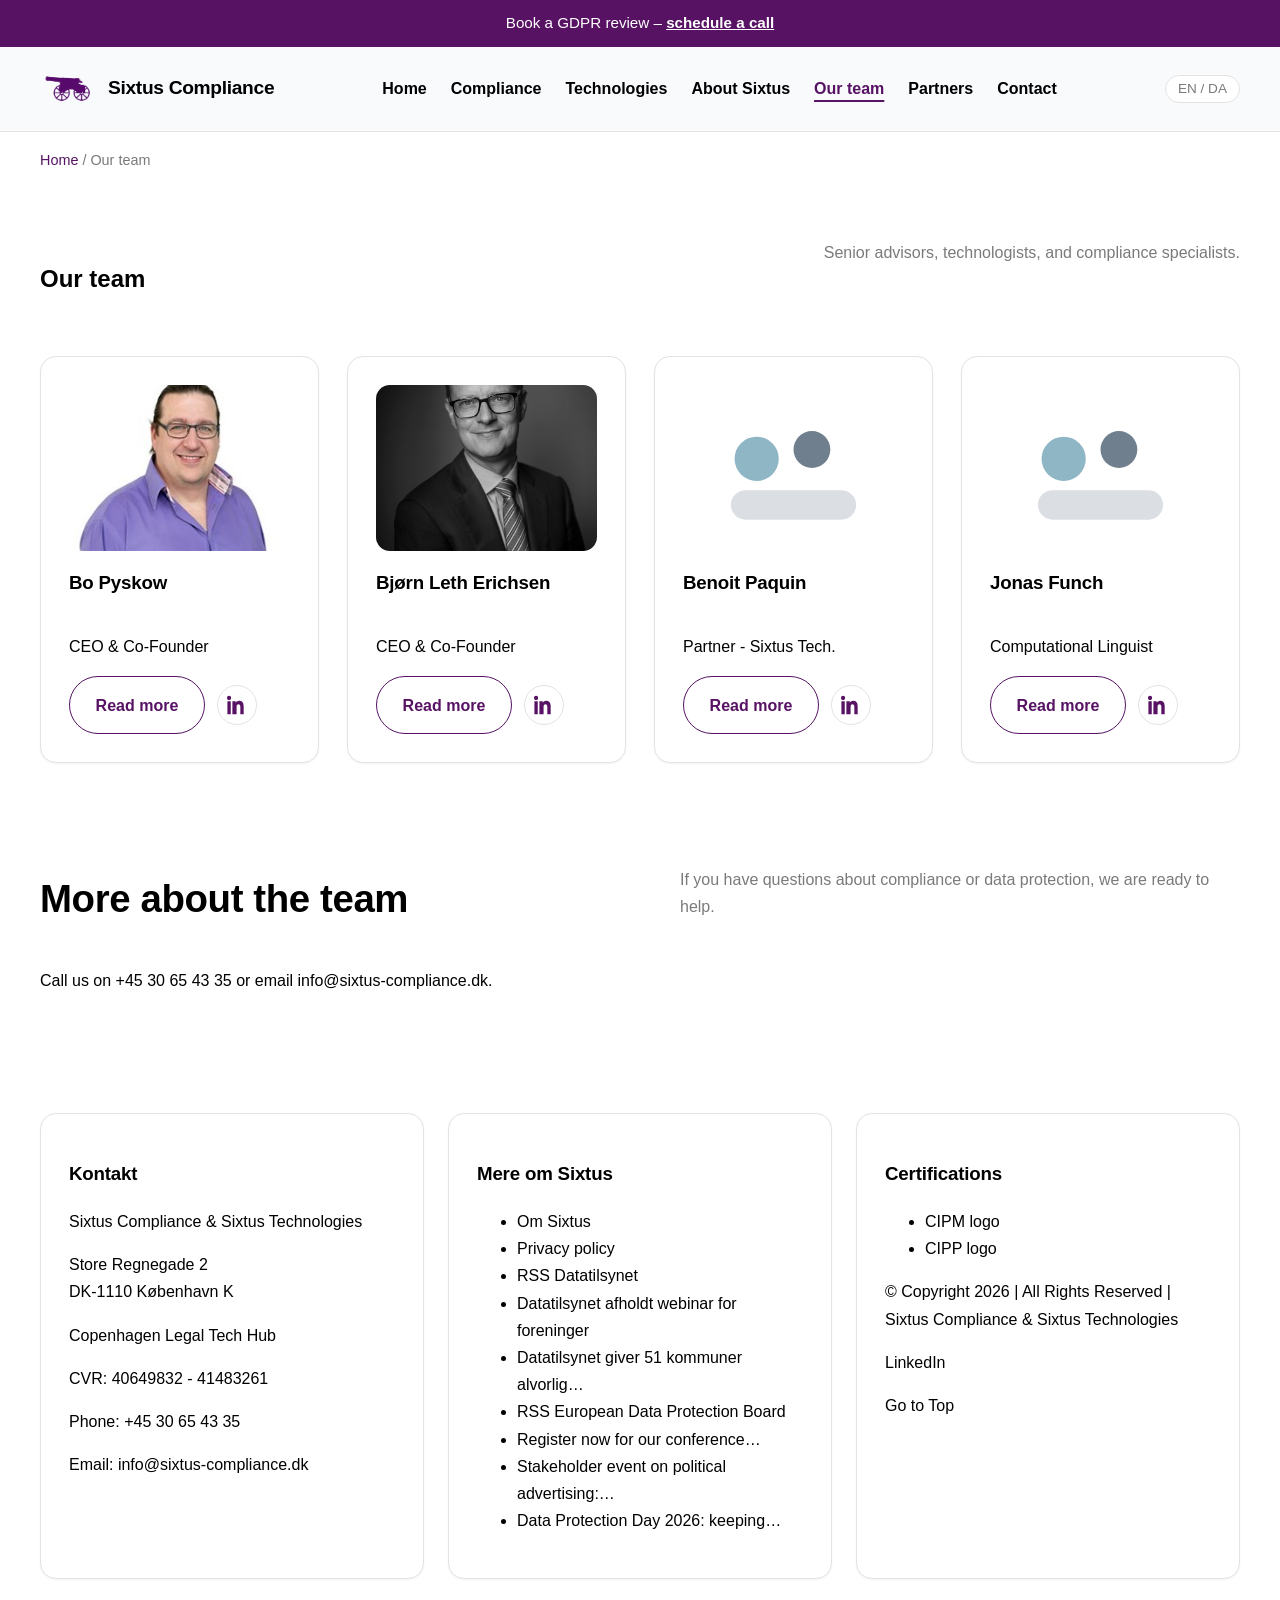
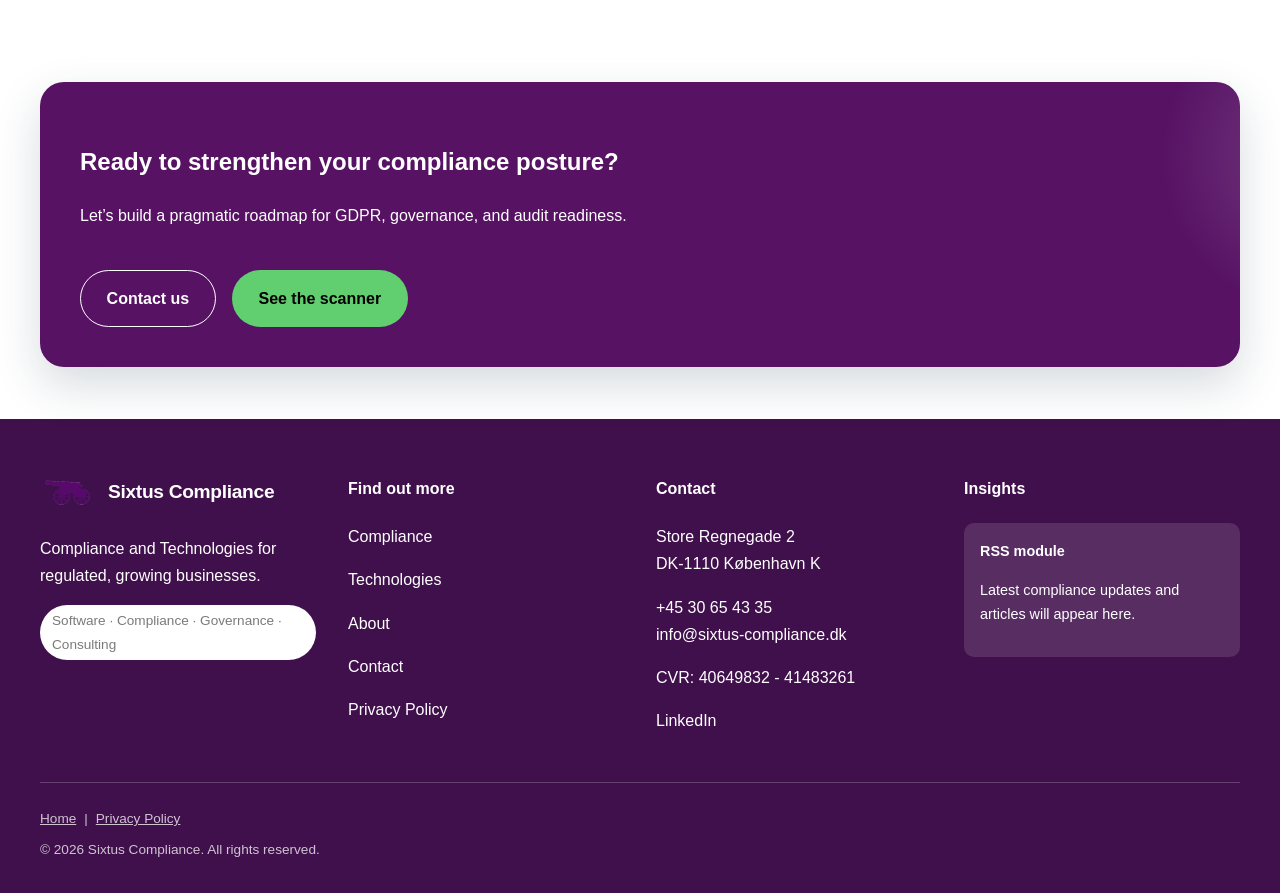
<file: team.html>
<!DOCTYPE html>
<html lang="en">
<head>
  <meta charset="UTF-8">
  <meta name="viewport" content="width=device-width, initial-scale=1.0">
  <title>Our team – Sixtus Demo</title>
  <link rel="stylesheet" href="assets/css/styles.css">
  <link rel="icon" type="image/png" href="assets/images/cannon.png">
</head>
<body>
  <!-- Skip link for keyboard navigation -->
  <a class="skip-link" href="#content">Skip to content</a>
  <!-- Top announcement banner -->
  <div class="announcement">
    Book a GDPR review – <a href="contact.html">schedule a call</a>
  </div>

  <!-- Site header with logo, primary navigation, and language toggle -->
  <header class="site-header">
    <div class="container header-inner">
      <a class="logo" href="index.html">
  <img src="assets/images/cannon.png" alt="Sixtus logo" width="288" height="186" loading="lazy">
        <span>Sixtus Compliance</span>
      </a>

      <button class="nav-toggle" aria-label="Open menu" aria-expanded="false" data-nav-toggle>Menu</button>

      <nav class="primary-nav" aria-label="Primary">
        <ul>
          <li><a href="index.html">Home</a></li>
          <li class="nav-item">
            <a href="compliance.html">Compliance</a>
            <div class="dropdown">
              <a href="compliance.html#audit">Audit preparation</a>
              <a href="compliance.html#dpo">DPO as a Service</a>
              <a href="compliance.html#gdpr">GDPR & privacy projects</a>
              <a href="compliance.html#internal">Internal compliance & audit</a>
              <a href="compliance.html#lexoforms-details">Lexoforms</a>
              <a href="compliance.html#whistleblower-details">Whistleblower Software</a>
            </div>
          </li>
          <li class="nav-item">
            <a href="technologies.html">Technologies</a>
            <div class="dropdown">
              <a href="technologies.html#scanner">Sixtus Scanner</a>
              <a href="technologies.html#how">How it works</a>
            </div>
          </li>
          <li><a href="about.html">About Sixtus</a></li>
          <li><a href="team.html">Our team</a></li>
          <li><a href="partners.html">Partners</a></li>
          <li><a href="contact.html">Contact</a></li>
        </ul>
      </nav>

      <button class="lang-toggle" type="button" aria-label="Language switcher" aria-pressed="false" data-lang-toggle>EN / DA</button>
    </div>

    <div class="container mobile-panel" data-mobile-panel>
      <a href="index.html">Home</a>
      <a href="compliance.html">Compliance</a>
      <div class="sub-links">
        <a href="compliance.html#audit">Audit preparation</a>
        <a href="compliance.html#dpo">DPO as a Service</a>
        <a href="compliance.html#gdpr">GDPR & privacy projects</a>
        <a href="compliance.html#internal">Internal compliance & audit</a>
  <a href="compliance.html#lexoforms-details">Lexoforms</a>
  <a href="compliance.html#whistleblower-details">Whistleblower Software</a>
      </div>
      <a href="technologies.html">Technologies</a>
      <a href="about.html">About Sixtus</a>
      <a href="team.html">Our team</a>
      <a href="partners.html">Partners & memberships</a>
      <a href="contact.html">Contact</a>
    </div>
  </header>

  <!-- Main page content -->
  <main id="content">
    <!-- Breadcrumb trail -->
    <nav class="breadcrumbs" aria-label="Breadcrumb">
      <div class="container">
        <a href="index.html">Home</a>
        <span> / </span>
  <span data-lang-en="Our team" data-lang-da="Vores team">Our team</span>
      </div>
    </nav>

  <!-- Team overview + bios -->
  <section class="section">
      <div class="container">
        <div class="section-header">
          <h1 data-lang-en="Our team" data-lang-da="Holdet bag Sixtus">Our team</h1>
          <p data-lang-en="Senior advisors, technologists, and compliance specialists." data-lang-da="Mød holdet bag Sixtus Compliance og Sixtus Technologies.">Senior advisors, technologists, and compliance specialists.</p>
        </div>
        <div class="grid grid-3">
          <div class="card team-card">
            <img src="assets/images/bo-pyskow.jpg" alt="Bo Pyskow" width="253" height="244" loading="eager" decoding="async" onerror="this.onerror=null;this.src='assets/images/team.svg';">
            <h3 data-lang-en="Bo Pyskow" data-lang-da="Bo Pyskow">Bo Pyskow</h3>
            <p data-lang-en="CEO & Co-Founder" data-lang-da="CEO & Co-Founder">CEO & Co-Founder</p>
            <div class="team-actions">
              <details class="team-bio">
                <summary class="btn btn-secondary" data-lang-en="Read more" data-lang-da="Læs mere">Læs mere</summary>
                <div class="team-bio__content">
                <p data-lang-en="Bo works professionally with all challenges in IT security and knows that risks and unforeseen issues are part of the job. He has more than 25 years of experience in IT, risk management, leadership, and problem solving, including more than 14 years as manager and director of the IT department at Saxo Bank. Bo is also military trained and has worked nine years as a master sergeant with F-16s, disposal of weapons and ammunition, and in the military police." data-lang-da="Bo arbejder professionelt alle udfordringer og ved at risici og uforudsete udfordringer er et vilkår, når man arbejder med IT-sikkerhed. Han har mere end 25 års erfaring med håndtering af IT, risikostyring, ledelse og problemløsning, heraf mere end 14 år som manager og direktør af IT-afdelingen i Saxo Bank. Derudover er Bo militært uddannet og arbejdet ni år som master sergent med bl.a. F-16, bortskaffelse af våben og ammunition og i militærpolitiet.">Bo arbejder professionelt alle udfordringer og ved at risici og uforudsete udfordringer er et vilkår, når man arbejder med IT-sikkerhed. Han har mere end 25 års erfaring med håndtering af IT, risikostyring, ledelse og problemløsning, heraf mere end 14 år som manager og direktør af IT-afdelingen i Saxo Bank. Derudover er Bo militært uddannet og arbejdet ni år som master sergent med bl.a. F-16, bortskaffelse af våben og ammunition og i militærpolitiet.</p>
                </div>
              </details>
              <div class="profile-links">
                <a class="profile-link" href="https://www.linkedin.com/in/bo-pyskow-2111383/" rel="noopener" aria-label="Bo Pyskow on LinkedIn">
                  <svg viewBox="0 0 24 24" xmlns="http://www.w3.org/2000/svg" aria-hidden="true" focusable="false">
                    <path d="M4.98 3.5C4.98 4.88 3.85 6 2.5 6S0 4.88 0 3.5 1.13 1 2.5 1s2.48 1.12 2.48 2.5ZM0.5 23h4V7.5h-4V23Zm7 0h4V14.5c0-1.98.53-3.3 2.36-3.3 1.41 0 2.14 1.01 2.14 3.04V23h4v-9.9c0-4.24-2.26-6.2-5.28-6.2-2.45 0-3.54 1.34-4.17 2.28h-.05V7.5h-4c.05 1.05 0 15.5 0 15.5Z" fill="currentColor"/>
                  </svg>
                </a>
              </div>
            </div>
          </div>
          <div class="card team-card">
            <img src="assets/images/bjorn-leth-erichsen.jpg" alt="Bjørn Leth Erichsen" width="696" height="895" loading="eager" decoding="async" onerror="this.onerror=null;this.src='assets/images/team.svg';">
            <h3 data-lang-en="Bjørn Leth Erichsen" data-lang-da="Bjørn Leth Erichsen">Bjørn Leth Erichsen</h3>
            <p data-lang-en="CEO & Co-Founder" data-lang-da="CEO & Co-Founder">CEO & Co-Founder</p>
            <div class="team-actions">
              <details class="team-bio">
                <summary class="btn btn-secondary" data-lang-en="Read more" data-lang-da="Læs mere">Læs mere</summary>
                <div class="team-bio__content">
                <p data-lang-en="Bjørn holds a Master in Business Administration and Business Law from Aalborg University. His experience spans Denmark and Switzerland, with internal legal roles. He has worked for more than 15 years with compliance and risk management at Deloitte, Adecco Group, and Sitecore Corporation." data-lang-da="Bjørn har en Master i Business Administration og Business Law fra Aalborg Universitet. Hans erhvervserfaring spænder bredt og han har bl.a. haft interne advokatstillinger i Danmark og Schweiz. Her har han i mere end 15 år arbejdet med compliance og risk management hos bl.a. Deloitte, Adecco Group og Sitecore Corporation.">Bjørn har en Master i Business Administration og Business Law fra Aalborg Universitet. Hans erhvervserfaring spænder bredt og han har bl.a. haft interne advokatstillinger i Danmark og Schweiz. Her har han i mere end 15 år arbejdet med compliance og risk management hos bl.a. Deloitte, Adecco Group og Sitecore Corporation.</p>
                </div>
              </details>
              <div class="profile-links">
                <a class="profile-link" href="https://www.linkedin.com/in/letherichsen/" rel="noopener" aria-label="Bjørn Leth Erichsen on LinkedIn">
                  <svg viewBox="0 0 24 24" xmlns="http://www.w3.org/2000/svg" aria-hidden="true" focusable="false">
                    <path d="M4.98 3.5C4.98 4.88 3.85 6 2.5 6S0 4.88 0 3.5 1.13 1 2.5 1s2.48 1.12 2.48 2.5ZM0.5 23h4V7.5h-4V23Zm7 0h4V14.5c0-1.98.53-3.3 2.36-3.3 1.41 0 2.14 1.01 2.14 3.04V23h4v-9.9c0-4.24-2.26-6.2-5.28-6.2-2.45 0-3.54 1.34-4.17 2.28h-.05V7.5h-4c.05 1.05 0 15.5 0 15.5Z" fill="currentColor"/>
                  </svg>
                </a>
              </div>
            </div>
          </div>
          <div class="card team-card">
            <img src="assets/images/team.svg" alt="Team member" loading="lazy">
            <h3 data-lang-en="Benoit Paquin" data-lang-da="Benoit Paquin">Benoit Paquin</h3>
            <p data-lang-en="Partner - Sixtus Tech." data-lang-da="Partner - Sixtus Tech.">Partner - Sixtus Tech.</p>
            <div class="team-actions">
              <a class="btn btn-secondary" href="contact.html" data-lang-en="Read more" data-lang-da="Læs mere">Læs mere</a>
              <div class="profile-links">
                <a class="profile-link" href="https://www.linkedin.com/in/benoit-paquin/" rel="noopener" aria-label="Benoit Paquin on LinkedIn">
                  <svg viewBox="0 0 24 24" xmlns="http://www.w3.org/2000/svg" aria-hidden="true" focusable="false">
                    <path d="M4.98 3.5C4.98 4.88 3.85 6 2.5 6S0 4.88 0 3.5 1.13 1 2.5 1s2.48 1.12 2.48 2.5ZM0.5 23h4V7.5h-4V23Zm7 0h4V14.5c0-1.98.53-3.3 2.36-3.3 1.41 0 2.14 1.01 2.14 3.04V23h4v-9.9c0-4.24-2.26-6.2-5.28-6.2-2.45 0-3.54 1.34-4.17 2.28h-.05V7.5h-4c.05 1.05 0 15.5 0 15.5Z" fill="currentColor"></path>
                  </svg>
                </a>
              </div>
            </div>
          </div>
          <div class="card team-card">
            <img src="assets/images/team.svg" alt="Team member" loading="lazy">
            <h3 data-lang-en="Jonas Funch" data-lang-da="Jonas Funch">Jonas Funch</h3>
            <p data-lang-en="Computational Linguist" data-lang-da="Computational Linguist">Computational Linguist</p>
            <div class="team-actions">
              <a class="btn btn-secondary" href="contact.html" data-lang-en="Read more" data-lang-da="Læs mere">Læs mere</a>
              <div class="profile-links">
                <a class="profile-link" href="https://www.linkedin.com/in/jonas-funch/" rel="noopener" aria-label="Jonas Funch on LinkedIn">
                  <svg viewBox="0 0 24 24" xmlns="http://www.w3.org/2000/svg" aria-hidden="true" focusable="false">
                    <path d="M4.98 3.5C4.98 4.88 3.85 6 2.5 6S0 4.88 0 3.5 1.13 1 2.5 1s2.48 1.12 2.48 2.5ZM0.5 23h4V7.5h-4V23Zm7 0h4V14.5c0-1.98.53-3.3 2.36-3.3 1.41 0 2.14 1.01 2.14 3.04V23h4v-9.9c0-4.24-2.26-6.2-5.28-6.2-2.45 0-3.54 1.34-4.17 2.28h-.05V7.5h-4c.05 1.05 0 15.5 0 15.5Z" fill="currentColor"></path>
                  </svg>
                </a>
              </div>
            </div>
          </div>
        </div>
      </div>
    </section>

  <!-- Additional contact prompt -->
  <section class="section">
      <div class="container">
        <div class="section-header">
          <h2 data-lang-en="More about the team" data-lang-da="Mere info">More about the team</h2>
          <p data-lang-en="If you have questions about compliance or data protection, we are ready to help." data-lang-da="Hvis du har spørgsmål eller er interesseret i at høre mere vores ydelser indenfor compliance eller databekyttelse?">Hvis du har spørgsmål eller er interesseret i at høre mere vores ydelser indenfor compliance eller databekyttelse?</p>
        </div>
        <p data-lang-en="Call us on +45 30 65 43 35 or email info@sixtus-compliance.dk." data-lang-da="Så ring til os på +45 30 65 43 35 eller send en mail på info@sixtus-compliance.dk.">Så ring til os på +45 30 65 43 35 eller send en mail på info@sixtus-compliance.dk.</p>
      </div>
    </section>

  <!-- Legacy contact/legal cards -->
  <section class="section">
      <div class="container legal-grid">
        <div class="card">
          <h3 data-lang-en="Kontakt" data-lang-da="Kontakt">Kontakt</h3>
          <p>Sixtus Compliance &amp; Sixtus Technologies</p>
          <p>Store Regnegade 2<br>DK-1110 København K</p>
          <p>Copenhagen Legal Tech Hub</p>
          <p>CVR: 40649832 - 41483261</p>
          <p>Phone: +45 30 65 43 35</p>
          <p>Email: info@sixtus-compliance.dk</p>
        </div>
        <div class="card">
          <h3 data-lang-en="Mere om Sixtus" data-lang-da="Mere om Sixtus">Mere om Sixtus</h3>
          <ul>
            <li>Om Sixtus</li>
            <li>Privacy policy</li>
            <li>RSS Datatilsynet</li>
            <li>Datatilsynet afholdt webinar for foreninger</li>
            <li>Datatilsynet giver 51 kommuner alvorlig…</li>
            <li>RSS European Data Protection Board</li>
            <li>Register now for our conference…</li>
            <li>Stakeholder event on political advertising:…</li>
            <li>Data Protection Day 2026: keeping…</li>
          </ul>
        </div>
        <div class="card">
          <h3 data-lang-en="Certifications" data-lang-da="Certifications">Certifications</h3>
          <ul>
            <li>CIPM logo</li>
            <li>CIPP logo</li>
          </ul>
          <p>© Copyright 2026 | All Rights Reserved | Sixtus Compliance &amp; Sixtus Technologies</p>
          <p><a href="https://www.linkedin.com/company/sixtus-group/posts/?feedView=all" target="_blank" rel="noopener">LinkedIn</a></p>
          <p><a href="#content">Go to Top</a></p>
        </div>
      </div>
    </section>

  <!-- Page-level CTA panel -->
  <section class="section">
      <div class="container">
        <div class="cta-panel">
          <div>
            <h2 data-lang-en="Ready to strengthen your compliance posture?" data-lang-da="Klar til at styrke jeres compliance?">Ready to strengthen your compliance posture?</h2>
            <p data-lang-en="Let’s build a pragmatic roadmap for GDPR, governance, and audit readiness." data-lang-da="Lad os bygge et pragmatisk roadmap for GDPR, governance og audit-readiness.">Let’s build a pragmatic roadmap for GDPR, governance, and audit readiness.</p>
          </div>
          <div class="button-group">
            <a class="btn btn-secondary" href="contact.html" data-lang-en="Contact us" data-lang-da="Kontakt os">Contact us</a>
            <a class="btn btn-accent" href="technologies.html" data-lang-en="See the scanner" data-lang-da="Se scanneren">See the scanner</a>
          </div>
        </div>
      </div>
    </section>
  </main>

  <!-- Global footer -->
  <footer>
    <div class="container footer-grid">
      <div>
        <a class="logo" href="index.html">
          <img src="assets/images/cannon.png" alt="Sixtus logo" width="288" height="186" loading="lazy">
          <span>Sixtus Compliance</span>
        </a>
        <p>Compliance and Technologies for regulated, growing businesses.</p>
        <div class="badge">Software · Compliance · Governance · Consulting</div>
      </div>
      <div>
        <h4>Find out more</h4>
        <p><a href="compliance.html">Compliance</a></p>
        <p><a href="technologies.html">Technologies</a></p>
        <p><a href="about.html">About</a></p>
        <p><a href="contact.html">Contact</a></p>
        <p><a href="privacy-policy.html">Privacy Policy</a></p>
      </div>
      <div>
        <h4>Contact</h4>
        <p>Store Regnegade 2<br>DK-1110 København K</p>
        <p>+45 30 65 43 35<br>
        <a href="mailto:info@sixtus-compliance.dk">info@sixtus-compliance.dk</a></p>
    <p>CVR: 40649832 - 41483261</p>
  <p><a href="https://www.linkedin.com/company/sixtus-group/posts/?feedView=all" target="_blank" rel="noopener">LinkedIn</a></p>
      </div>
      <div>
        <h4>Insights</h4>
        <div class="rss-placeholder">
          <strong>RSS module</strong>
          <p>Latest compliance updates and articles will appear here.</p>
        </div>
      </div>
    </div>

    <div class="container footer-bottom">
      <div class="footer-links">
        <a href="index.html" data-lang-en="Home" data-lang-da="Hjem">Hjem</a>
        <span>|</span>
        <a href="privacy-policy.html" data-lang-en="Privacy Policy" data-lang-da="Privacy Policy">Privacy Policy</a>
      </div>
      <span>© 2026 Sixtus Compliance. All rights reserved.</span>
    </div>
  </footer>

  <script src="assets/js/main.js"></script>
</body>
</html>
</file>
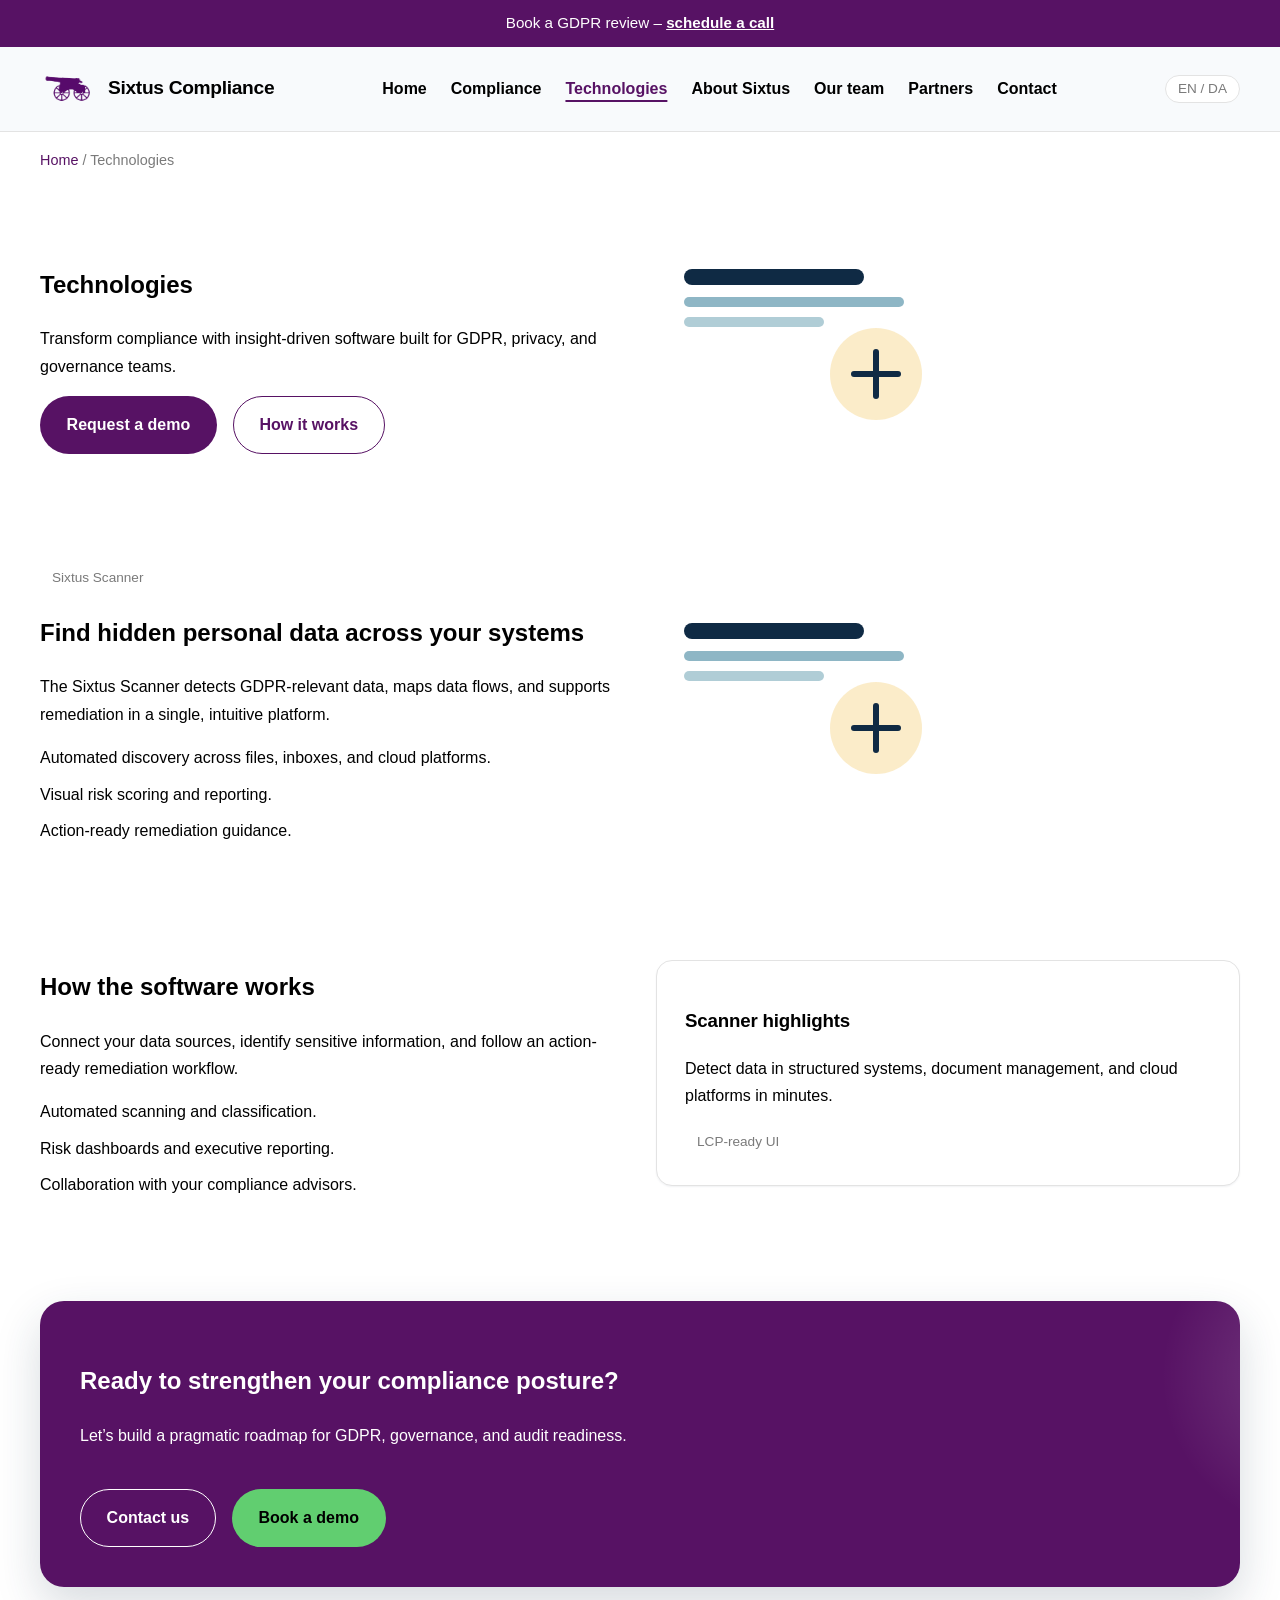
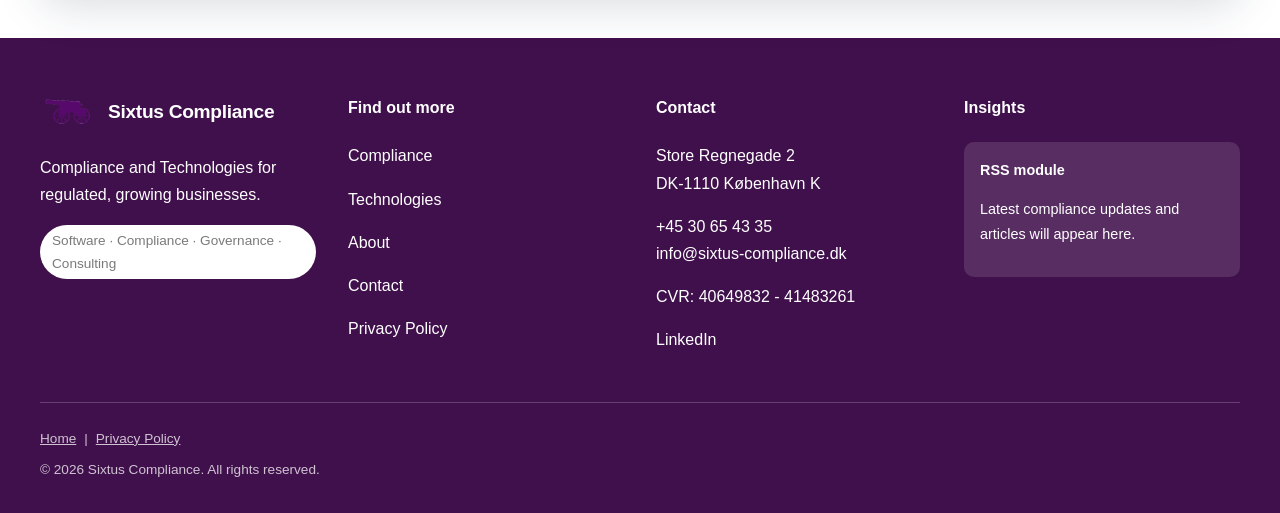
<file: technologies.html>
<!DOCTYPE html>
<html lang="en">
<head>
  <meta charset="UTF-8">
  <meta name="viewport" content="width=device-width, initial-scale=1.0">
  <title>Technologies – Sixtus Demo</title>
  <link rel="stylesheet" href="assets/css/styles.css">
  <link rel="icon" type="image/png" href="assets/images/cannon.png">
</head>
<body>
  <!-- Skip link for keyboard navigation -->
  <a class="skip-link" href="#content">Skip to content</a>
  <!-- Top announcement banner -->
  <div class="announcement">
    Book a GDPR review – <a href="contact.html">schedule a call</a>
  </div>

  <!-- Site header with logo, primary navigation, and language toggle -->
  <header class="site-header">
    <div class="container header-inner">
      <a class="logo" href="index.html">
  <img src="assets/images/cannon.png" alt="Sixtus logo" width="288" height="186" loading="lazy">
        <span>Sixtus Compliance</span>
      </a>

      <button class="nav-toggle" aria-label="Open menu" aria-expanded="false" data-nav-toggle>Menu</button>

      <nav class="primary-nav" aria-label="Primary">
        <ul>
          <li><a href="index.html">Home</a></li>
          <li class="nav-item">
            <a href="compliance.html">Compliance</a>
            <div class="dropdown">
              <a href="compliance.html#audit">Audit preparation</a>
              <a href="compliance.html#dpo">DPO as a Service</a>
              <a href="compliance.html#gdpr">GDPR & privacy projects</a>
              <a href="compliance.html#internal">Internal compliance & audit</a>
              <a href="compliance.html#lexoforms-details">Lexoforms</a>
              <a href="compliance.html#whistleblower-details">Whistleblower Software</a>
            </div>
          </li>
          <li class="nav-item">
            <a href="technologies.html">Technologies</a>
            <div class="dropdown">
              <a href="#scanner">Sixtus Scanner</a>
              <a href="#how">How it works</a>
            </div>
          </li>
          <li><a href="about.html">About Sixtus</a></li>
          <li><a href="team.html">Our team</a></li>
          <li><a href="partners.html">Partners</a></li>
          <li><a href="contact.html">Contact</a></li>
        </ul>
      </nav>

      <button class="lang-toggle" type="button" aria-label="Language switcher" aria-pressed="false" data-lang-toggle>EN / DA</button>
    </div>

    <div class="container mobile-panel" data-mobile-panel>
      <a href="index.html">Home</a>
      <a href="compliance.html">Compliance</a>
        <!-- Skip link for keyboard navigation -->
      <div class="sub-links">
        <a href="compliance.html#audit">Audit preparation</a>
        <a href="compliance.html#dpo">DPO as a Service</a>
        <a href="compliance.html#gdpr">GDPR & privacy projects</a>
        <!-- Top announcement banner -->
        <a href="compliance.html#internal">Internal compliance & audit</a>
  <a href="compliance.html#lexoforms-details">Lexoforms</a>
  <a href="compliance.html#whistleblower-details">Whistleblower Software</a>
      </div>
      <a href="technologies.html">Technologies</a>
      <a href="about.html">About Sixtus</a>
      <a href="team.html">Our team</a>
      <a href="partners.html">Partners & memberships</a>
      <a href="contact.html">Contact</a>
    </div>
  </header>

  <main id="content">
    <nav class="breadcrumbs" aria-label="Breadcrumb">
      <div class="container">
        <a href="index.html">Home</a>
        <span> / </span>
  <span data-lang-en="Technologies" data-lang-da="Teknologier">Technologies</span>
      </div>
    </nav>

    <section class="section">
      <div class="container split">
        <div>
          <h1 data-lang-en="Technologies" data-lang-da="Teknologier">Technologies</h1>
          <p data-lang-en="Transform compliance with insight-driven software built for GDPR, privacy, and governance teams." data-lang-da="Transformér compliance med indsigtbaseret software bygget til GDPR, privacy og governance teams.">Transform compliance with insight-driven software built for GDPR, privacy, and governance teams.</p>
          <div class="button-group">
            <a class="btn btn-primary" href="contact.html" data-lang-en="Request a demo" data-lang-da="Book en demo">Request a demo</a>
            <a class="btn btn-secondary" href="#how" data-lang-en="How it works" data-lang-da="Sådan virker det">How it works</a>
          </div>
        </div>
        <div>
          <img src="assets/images/scanner.svg" alt="Sixtus Scanner" loading="lazy">
        </div>
      </div>
    </section>

    <section class="section" id="scanner">
      <div class="container split">
        <div>
          <div class="badge" data-lang-en="Sixtus Scanner" data-lang-da="Sixtus Scanner">Sixtus Scanner</div>
          <h2 data-lang-en="Find hidden personal data across your systems" data-lang-da="Find skjulte persondata på tværs af jeres systemer">Find hidden personal data across your systems</h2>
          <p data-lang-en="The Sixtus Scanner detects GDPR-relevant data, maps data flows, and supports remediation in a single, intuitive platform." data-lang-da="Sixtus Scanner identificerer GDPR-relevante data, kortlægger dataflow og understøtter remediation i én intuitiv platform.">The Sixtus Scanner detects GDPR-relevant data, maps data flows, and supports remediation in a single, intuitive platform.</p>
          <ul class="icon-list">
            <li data-lang-en="Automated discovery across files, inboxes, and cloud platforms." data-lang-da="Automatiseret discovery på tværs af filer, indbakker og cloud-platforme."><img src="assets/images/icon-check.svg" alt="" width="20" height="20" loading="lazy"> Automated discovery across files, inboxes, and cloud platforms.</li>
            <li data-lang-en="Visual risk scoring and reporting." data-lang-da="Visuel risikoscore og rapportering."><img src="assets/images/icon-check.svg" alt="" width="20" height="20" loading="lazy"> Visual risk scoring and reporting.</li>
            <li data-lang-en="Action-ready remediation guidance." data-lang-da="Handlingsklar remediation-guidance."><img src="assets/images/icon-check.svg" alt="" width="20" height="20" loading="lazy"> Action-ready remediation guidance.</li>
          </ul>
        </div>
        <div>
          <img src="assets/images/scanner.svg" alt="Sixtus Scanner interface" loading="lazy">
        </div>
      </div>
    </section>

    <section class="section" id="how">
          <!-- Main page content -->
      <div class="container split">
        <div>
          <h2 data-lang-en="How the software works" data-lang-da="Sådan virker softwaren">How the software works</h2>
          <p data-lang-en="Connect your data sources, identify sensitive information, and follow an action-ready remediation workflow." data-lang-da="Forbind jeres datakilder, identificér følsomme oplysninger og følg et handlingsklart remediation-flow.">Connect your data sources, identify sensitive information, and follow an action-ready remediation workflow.</p>
          <ul class="icon-list">
            <li data-lang-en="Automated scanning and classification." data-lang-da="Automatiseret scanning og klassificering."><img src="assets/images/icon-check.svg" alt="" width="20" height="20" loading="lazy">Automated scanning and classification.</li>
            <li data-lang-en="Risk dashboards and executive reporting." data-lang-da="Risikodashboards og ledelsesrapportering."><img src="assets/images/icon-check.svg" alt="" width="20" height="20" loading="lazy">Risk dashboards and executive reporting.</li>
            <li data-lang-en="Collaboration with your compliance advisors." data-lang-da="Samarbejde med jeres compliance-rådgivere."><img src="assets/images/icon-check.svg" alt="" width="20" height="20" loading="lazy">Collaboration with your compliance advisors.</li>
          </ul>
        </div>
        <div class="card">
          <h3 data-lang-en="Scanner highlights" data-lang-da="Scanner highlights">Scanner highlights</h3>
          <p data-lang-en="Detect data in structured systems, document management, and cloud platforms in minutes." data-lang-da="Find data i strukturerede systemer, dokumenthåndtering og cloud-platforme på minutter.">Detect data in structured systems, document management, and cloud platforms in minutes.</p>
          <div class="badge">LCP-ready UI</div>
        </div>
      </div>
    </section>

    <section class="section">
      <div class="container">
        <div class="cta-panel">
          <div>
            <h2 data-lang-en="Ready to strengthen your compliance posture?" data-lang-da="Klar til at styrke jeres compliance?">Ready to strengthen your compliance posture?</h2>
            <p data-lang-en="Let’s build a pragmatic roadmap for GDPR, governance, and audit readiness." data-lang-da="Lad os bygge et pragmatisk roadmap for GDPR, governance og audit-readiness.">Let’s build a pragmatic roadmap for GDPR, governance, and audit readiness.</p>
          </div>
            <!-- Scanner overview -->
          <div class="button-group">
            <a class="btn btn-secondary" href="contact.html" data-lang-en="Contact us" data-lang-da="Kontakt os">Contact us</a>
            <a class="btn btn-accent" href="contact.html" data-lang-en="Book a demo" data-lang-da="Book en demo">Book a demo</a>
          </div>
        </div>
      </div>
    </section>
  </main>

  <footer>
    <div class="container footer-grid">
      <div>
        <a class="logo" href="index.html">
          <img src="assets/images/cannon.png" alt="Sixtus logo" width="288" height="186" loading="lazy">
          <span>Sixtus Compliance</span>
        </a>
        <p>Compliance and Technologies for regulated, growing businesses.</p>
        <div class="badge">Software · Compliance · Governance · Consulting</div>
            <!-- How the software works -->
      </div>
      <div>
        <h4>Find out more</h4>
        <p><a href="compliance.html">Compliance</a></p>
        <p><a href="technologies.html">Technologies</a></p>
        <p><a href="about.html">About</a></p>
        <p><a href="contact.html">Contact</a></p>
        <p><a href="privacy-policy.html">Privacy Policy</a></p>
      </div>
      <div>
        <h4>Contact</h4>
        <p>Store Regnegade 2<br>DK-1110 København K</p>
        <p>+45 30 65 43 35<br>
        <a href="mailto:info@sixtus-compliance.dk">info@sixtus-compliance.dk</a></p>
    <p>CVR: 40649832 - 41483261</p>
  <p><a href="https://www.linkedin.com/company/sixtus-group/posts/?feedView=all" target="_blank" rel="noopener">LinkedIn</a></p>
      </div>
      <div>
        <h4>Insights</h4>
            <!-- Page-level CTA panel -->
        <div class="rss-placeholder">
          <strong>RSS module</strong>
          <p>Latest compliance updates and articles will appear here.</p>
        </div>
      </div>
    </div>

    <div class="container footer-bottom">
      <div class="footer-links">
        <a href="index.html" data-lang-en="Home" data-lang-da="Hjem">Hjem</a>
        <span>|</span>
        <a href="privacy-policy.html" data-lang-en="Privacy Policy" data-lang-da="Privacy Policy">Privacy Policy</a>
      </div>
      <span>© 2026 Sixtus Compliance. All rights reserved.</span>
    </div>
  </footer>
          <!-- Global footer -->

  <script src="assets/js/main.js"></script>
</body>
</html>
</file>
<file: assets/css/styles.css>
@import url("tokens.css");

/* Base reset and typography */

*,
*::before,
*::after {
  box-sizing: border-box;
}

html {
  scroll-behavior: smooth;
}

body {
  margin: 0;
  font-family: var(--font-body);
  color: var(--color-text);
  background: var(--color-surface);
  line-height: 1.7;
  text-rendering: optimizeLegibility;
}

a {
  color: inherit;
  text-decoration: none;
}

a:focus-visible,
button:focus-visible,
input:focus-visible,
textarea:focus-visible {
  outline: 3px solid rgba(31, 111, 139, 0.35);
  outline-offset: 2px;
}

img {
  max-width: 100%;
  display: block;
}

.container {
  width: min(100% - 2.5rem, var(--container-width));
  margin-inline: auto;
}

.skip-link {
  position: absolute;
  left: -999px;
  top: 0;
  background: var(--color-accent);
  color: #000;
  padding: 0.75rem 1.5rem;
  border-radius: 999px;
}

.skip-link:focus {
  left: 1.5rem;
  top: 1.5rem;
  z-index: 9999;
}

/* Top notification strip */
.announcement {
  background: var(--color-primary);
  color: #fff;
  text-align: center;
  padding: 0.65rem 1rem;
  font-size: 0.95rem;
}

.announcement a {
  color: #fff;
  font-weight: 600;
  text-decoration: underline;
}

/* Sticky header + navigation */
.site-header {
  position: sticky;
  top: 0;
  z-index: 1000;
  background: rgba(248, 250, 252, 0.95);
  -webkit-backdrop-filter: blur(8px);
  backdrop-filter: blur(8px);
  border-bottom: 1px solid var(--color-border);
}

.header-inner {
  display: flex;
  align-items: center;
  justify-content: space-between;
  min-height: var(--header-height);
  gap: 1.5rem;
}

.logo {
  display: inline-flex;
  align-items: center;
  gap: 0.75rem;
  font-family: var(--font-heading);
  font-weight: 700;
  letter-spacing: -0.02em;
}

.logo img {
  width: 56px;
  height: auto;
}

.logo span {
  font-size: 1.2rem;
}

.top-contact {
  display: none;
  font-size: 0.9rem;
  color: var(--color-muted);
}

.nav-toggle {
  border: 1px solid var(--color-border);
  background: #fff;
  border-radius: 999px;
  padding: 0.5rem 0.9rem;
  display: inline-flex;
  align-items: center;
  gap: 0.5rem;
  font-weight: 600;
}

.primary-nav {
  display: none;
}

.primary-nav ul {
  list-style: none;
  margin: 0;
  padding: 0;
  display: flex;
  gap: 1.5rem;
  align-items: center;
}

.primary-nav a {
  font-weight: 600;
  color: var(--color-text);
}

.primary-nav a.is-active,
.mobile-panel a.is-active {
  color: var(--color-primary);
  text-decoration: underline;
  text-decoration-thickness: 2px;
  text-underline-offset: 6px;
}

.nav-item {
  position: relative;
}

.nav-item::after {
  content: "";
  position: absolute;
  left: 0;
  right: 0;
  top: 100%;
  height: 6px;
}

.nav-item:hover .dropdown,
.nav-item:focus-within .dropdown {
  opacity: 1;
  pointer-events: auto;
  transform: translateY(0);
}

.dropdown {
  position: absolute;
  top: calc(100% + 2px);
  left: 0;
  background: #fff;
  border-radius: var(--radius-md);
  box-shadow: var(--shadow-soft);
  padding: 0.75rem;
  min-width: 220px;
  opacity: 0;
  pointer-events: none;
  transform: translateY(10px);
  transition: var(--transition-fast);
}

.dropdown a {
  display: block;
  padding: 0.5rem 0.75rem;
  border-radius: 8px;
}

.dropdown a:hover {
  background: var(--color-surface-3);
}

.lang-toggle {
  border: 1px solid var(--color-border);
  border-radius: 999px;
  padding: 0.35rem 0.75rem;
  font-size: 0.85rem;
  color: var(--color-muted);
  background: #fff;
  cursor: pointer;
}

.lang-toggle.is-active {
  color: var(--color-primary);
  border-color: var(--color-primary);
}

.mobile-panel {
  display: none;
  flex-direction: column;
  gap: 1rem;
  padding: 1rem 0 1.5rem;
}

.mobile-panel a {
  padding: 0.75rem 0;
  font-weight: 600;
  border-bottom: 1px solid var(--color-border);
}

.mobile-panel .sub-links {
  padding-left: 1rem;
  font-size: 0.95rem;
  color: var(--color-muted);
}

/* Hero section */
.hero {
  padding: var(--section-padding) 0;
  background:
    radial-gradient(circle at top left, rgba(87, 18, 100, 0.28), transparent 55%),
    radial-gradient(circle at 60% 20%, rgba(35, 164, 85, 0.2), transparent 45%),
    radial-gradient(circle at bottom right, rgba(87, 18, 100, 0.2), transparent 50%);
}

.hero-grid {
  display: grid;
  gap: 2.5rem;
  align-items: center;
  padding-top: 0.5rem;
}

.hero h1 {
  font-family: var(--font-heading);
  font-size: clamp(2.3rem, 4vw, 3.5rem);
  letter-spacing: -0.015em;
  margin: 0 0 1rem;
}

.hero p {
  color: var(--color-muted);
  font-size: 1.1rem;
  max-width: 540px;
  margin-bottom: 2rem;
}

.button-group {
  display: flex;
  flex-wrap: wrap;
  gap: 1rem;
}

.button-group--spaced {
  margin-top: 1.5rem;
}

.btn {
  display: inline-flex;
  align-items: center;
  justify-content: center;
  padding: 0.9rem 1.6rem;
  border-radius: 999px;
  font-weight: 600;
  transition: background var(--transition-fast), color var(--transition-fast), border-color var(--transition-fast);
  border: 1px solid transparent;
}

.btn:hover {
  transform: none;
  box-shadow: none;
}

.btn-primary {
  background: var(--color-primary);
  color: #fff;
}

.btn-primary:hover {
  background: var(--color-primary-700);
}

.btn-secondary {
  background: #fff;
  border-color: var(--color-primary);
  color: var(--color-primary);
}

.btn-secondary:hover {
  background: var(--color-surface-3);
}

.btn-accent {
  background: var(--color-accent);
  color: #000;
}

/* Global section spacing */
.section {
  padding: var(--section-padding) 0;
}

.section-spaced {
  padding-top: 2rem;
}

.section-header {
  display: flex;
  justify-content: space-between;
  align-items: flex-start;
  gap: 1.5rem;
  margin-bottom: 2.25rem;
}

.section-header h2 {
  font-family: var(--font-heading);
  font-size: clamp(1.8rem, 3vw, 2.5rem);
  letter-spacing: -0.01em;
  margin: 0;
}

.section-header p {
  margin: 0;
  color: var(--color-muted);
  max-width: 560px;
}

/* Grid + card layout helpers */
.grid {
  display: grid;
  gap: 1.75rem;
}

.grid-3 {
  grid-template-columns: repeat(auto-fit, minmax(220px, 1fr));
}

/* Cards */
.card {
  background: #fff;
  border-radius: var(--radius-md);
  padding: 1.75rem;
  box-shadow: 0 1px 2px rgba(15, 42, 68, 0.06);
  border: 1px solid var(--color-border);
  transition: box-shadow var(--transition-fast), border-color var(--transition-fast);
}

.card-spaced {
  margin-top: 2rem;
}

.card:hover {
  border-color: rgba(15, 42, 68, 0.16);
  transform: none;
  box-shadow: 0 10px 20px rgba(15, 42, 68, 0.08);
}

.hero img {
  width: 100%;
  max-width: 520px;
  margin-inline: auto;
  transition: transform var(--transition-fast);
}

.card img {
  transition: transform var(--transition-fast);
}

.hero img:hover,
.card:hover img {
  transform: none;
}

.card h3 {
  margin-top: 1rem;
  font-family: var(--font-heading);
  letter-spacing: -0.01em;
}


/* Team cards + bios */
.team-bio {
  margin-top: 1rem;
  display: flex;
  flex-wrap: wrap;
  align-items: center;
  gap: 0.75rem;
}

.team-bio summary {
  list-style: none;
  cursor: pointer;
}

.team-bio summary::-webkit-details-marker {
  display: none;
}

.team-bio__content {
  margin-top: 0.75rem;
  color: var(--color-muted);
  flex-basis: 100%;
}

.team-card {
  display: flex;
  flex-direction: column;
}

/* Team imagery (fixed aspect ratio) */
.team-card img {
  width: 100%;
  height: auto;
  aspect-ratio: 4 / 3;
  object-fit: cover;
  border-radius: 14px;
}

.team-card .team-bio {
  margin-top: auto;
}

.team-card > .btn.btn-secondary {
  margin-top: auto;
  align-self: flex-start;
}

.team-actions {
  margin-top: auto;
  display: flex;
  align-items: center;
  gap: 0.75rem;
}

.profile-links {
  margin-top: 0;
}

.profile-link {
  display: inline-flex;
  align-items: center;
  justify-content: center;
  width: 40px;
  height: 40px;
  border-radius: 50%;
  border: 1px solid var(--color-border);
  color: var(--color-primary);
  background: #fff;
  transition: border-color var(--transition-fast), color var(--transition-fast), background var(--transition-fast);
}

.profile-link svg {
  width: 20px;
  height: 20px;
  display: block;
  flex: 0 0 auto;
}

.profile-link:hover {
  border-color: var(--color-primary);
  background: var(--color-surface-2);
}

.icon-pill {
  width: 44px;
  height: 44px;
  border-radius: 12px;
  background: var(--color-surface-2);
  display: grid;
  place-items: center;
}

.icon-list {
  display: grid;
  gap: 0.6rem;
  padding: 0;
  margin: 0;
  list-style: none;
}

.icon-list li {
  display: flex;
  gap: 0.75rem;
  align-items: flex-start;
}

.icon-list--columns {
  grid-template-columns: repeat(auto-fit, minmax(240px, 1fr));
  column-gap: 1.5rem;
  row-gap: 1rem;
}

.icon-list--columns li {
  font-weight: 600;
}

.badge {
  display: inline-flex;
  align-items: center;
  gap: 0.4rem;
  padding: 0.25rem 0.75rem;
  border-radius: 999px;
  font-size: 0.85rem;
  background: var(--color-surface-2);
  color: var(--color-muted);
}

.split {
  display: grid;
  gap: 2rem;
  align-items: center;
}

.cta-panel {
  background: var(--color-primary);
  color: #fff;
  padding: 2.5rem;
  border-radius: var(--radius-lg);
  display: grid;
  gap: 1.5rem;
  box-shadow: 0 18px 45px rgba(35, 56, 76, 0.18);
  position: relative;
  overflow: hidden;
}

.cta-panel::after {
  content: "";
  position: absolute;
  right: -20%;
  top: -30%;
  width: 320px;
  height: 320px;
  background: radial-gradient(circle, rgba(255, 255, 255, 0.18), transparent 70%);
}

.cta-panel .btn-secondary {
  border-color: #fff;
  color: #fff;
  background: transparent;
}

.trust-grid {
  display: grid;
  gap: 1.5rem;
  grid-template-columns: repeat(auto-fit, minmax(160px, 1fr));
  align-items: center;
}

.trust-card {
  background: #fff;
  border-radius: var(--radius-md);
  padding: 1.25rem;
  text-align: center;
  border: 1px solid var(--color-border);
}

.breadcrumbs {
  padding: 1rem 0;
  font-size: 0.9rem;
  color: var(--color-muted);
}

.breadcrumbs a {
  color: var(--color-primary);
}

.accordion {
  border-top: 1px solid var(--color-border);
}

.accordion-item {
  border-bottom: 1px solid var(--color-border);
}

.accordion-button {
  width: 100%;
  background: none;
  border: none;
  padding: 1.2rem 0;
  display: flex;
  justify-content: space-between;
  font-size: 1.05rem;
  font-weight: 600;
  text-align: left;
}

.accordion-content {
  max-height: 0;
  overflow: hidden;
  transition: max-height var(--transition-fast);
  color: var(--color-muted);
  padding-right: 1.5rem;
}

.accordion-item.active .accordion-content {
  max-height: 200px;
  padding-bottom: 1rem;
}

/* Forms */
.form-grid {
  display: grid;
  gap: 1rem;
}

.form-grid label {
  display: grid;
  gap: 0.4rem;
  font-weight: 600;
  color: var(--color-text);
}

.form-grid span {
  font-size: 0.9rem;
}

.form-status {
  display: none;
  padding: 0.75rem 1rem;
  border-radius: 12px;
  border: 1px solid rgba(35, 164, 85, 0.3);
  background: rgba(35, 164, 85, 0.12);
  color: var(--color-primary-700);
  font-size: 0.9rem;
  font-weight: 600;
}

.form-status.is-visible {
  display: block;
}

input,
textarea,
select {
  width: 100%;
  padding: 0.75rem 0.9rem;
  border-radius: 12px;
  border: 1px solid var(--color-border);
  font-family: inherit;
  transition: border-color var(--transition-fast), box-shadow var(--transition-fast);
}

input:focus,
textarea:focus,
select:focus {
  border-color: var(--color-primary);
  box-shadow: 0 0 0 3px rgba(87, 18, 100, 0.15);
}

/* Footer */
footer {
  background: var(--color-primary-700);
  color: #fff;
  padding: 3.5rem 0 2rem;
}

.footer-grid {
  display: grid;
  gap: 2rem;
  grid-template-columns: repeat(auto-fit, minmax(200px, 1fr));
}

.footer-grid h4 {
  margin-top: 0;
}

.footer-grid a {
  color: #fff;
}

.footer-bottom {
  margin-top: 2rem;
  border-top: 1px solid rgba(255, 255, 255, 0.2);
  padding-top: 1.5rem;
  font-size: 0.85rem;
  color: rgba(255, 255, 255, 0.75);
}

.rss-placeholder {
  background: rgba(255, 255, 255, 0.12);
  border-radius: var(--radius-sm);
  padding: 1rem;
  font-size: 0.9rem;
}

.legal-content {
  display: grid;
  gap: 1.5rem;
  max-width: 900px;
}

.legal-content h2 {
  margin: 2rem 0 0.75rem;
  font-family: var(--font-heading);
  font-size: clamp(1.4rem, 2.4vw, 1.9rem);
}

.legal-content h3 {
  margin: 1.5rem 0 0.6rem;
  font-family: var(--font-heading);
  font-size: 1.15rem;
}

.legal-content h4 {
  margin: 1rem 0 0.4rem;
  font-size: 1rem;
  font-weight: 600;
}

.legal-content ul {
  padding-left: 1.2rem;
  margin: 0;
  display: grid;
  gap: 0.5rem;
}

.legal-grid {
  display: grid;
  gap: 1.5rem;
  grid-template-columns: repeat(auto-fit, minmax(220px, 1fr));
}

.footer-bottom {
  display: flex;
  flex-direction: column;
  gap: 0.5rem;
}

.footer-links {
  display: flex;
  gap: 0.5rem;
  align-items: center;
  flex-wrap: wrap;
}

.footer-links a {
  color: inherit;
  text-decoration: underline;
}

@media (min-width: 900px) {
  .hero-grid {
    grid-template-columns: repeat(2, 1fr);
  }

  .split {
    grid-template-columns: repeat(2, 1fr);
  }

  .top-contact {
    display: block;
  }

  .nav-toggle {
    display: none;
  }

  .primary-nav {
    display: block;
  }

  .mobile-panel {
    display: none !important;
  }
}
</file>
